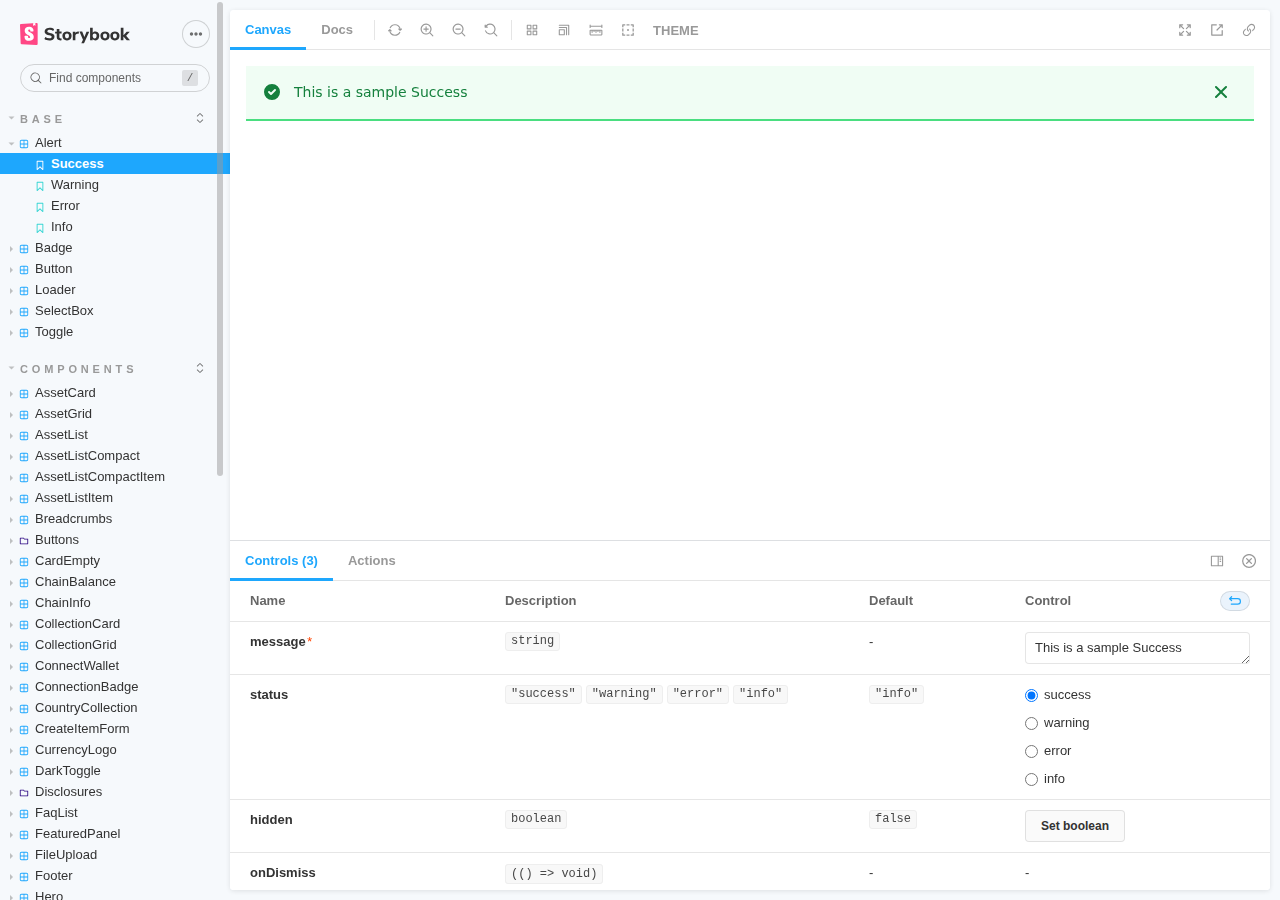
<file: index.html>
<!doctype html><html lang="en"><head><meta charset="utf-8"/><title>Webpack App</title><meta name="viewport" content="width=device-width,initial-scale=1"/><style>html, body {
    overflow: hidden;
    height: 100%;
    width: 100%;
    margin: 0;
    padding: 0;
  }

  * {
    box-sizing: border-box;
  }</style><script>/* globals window */
  /* eslint-disable no-underscore-dangle */
  try {
    if (window.top !== window) {
      window.__REACT_DEVTOOLS_GLOBAL_HOOK__ = window.top.__REACT_DEVTOOLS_GLOBAL_HOOK__;
    }
  } catch (e) {
    // eslint-disable-next-line no-console
    console.warn('unable to connect to top frame for connecting dev tools');
  }

  window.onerror = function onerror(message, source, line, column, err) {
    if (window.CONFIG_TYPE !== 'DEVELOPMENT') return;
    // eslint-disable-next-line no-var, vars-on-top
    var xhr = new window.XMLHttpRequest();
    xhr.open('POST', '/runtime-error');
    xhr.setRequestHeader('Content-Type', 'application/json;charset=UTF-8');
    xhr.send(
      JSON.stringify({
        /* eslint-disable object-shorthand */
        message: message,
        source: source,
        line: line,
        column: column,
        error: err && { message: err.message, name: err.name, stack: err.stack },
        origin: 'manager',
        /* eslint-enable object-shorthand */
      })
    );
  };</script><style>#root[hidden],
      #docs-root[hidden] {
        display: none !important;
      }</style></head><body><div id="root"></div><div id="docs-root"></div><script>window['CONFIG_TYPE'] = "PRODUCTION";
          
      
          
            window['LOGLEVEL'] = "info";
          
      
          
            window['FEATURES'] = {"postcss":true,"emotionAlias":false,"warnOnLegacyHierarchySeparator":true,"buildStoriesJson":false,"storyStoreV7":false,"modernInlineRender":false,"breakingChangesV7":false,"interactionsDebugger":false,"babelModeV7":false,"argTypeTargetsV7":false,"previewMdx2":false};
          
      
          
      
          
      
          
            window['DOCS_MODE'] = false;</script><script src="runtime~main.56c65bc37328f59e18da.manager.bundle.js"></script><script src="474.1a2ccbc2bc310823d9f4.manager.bundle.js"></script><script src="main.1af9c44f321126484565.manager.bundle.js"></script></body></html>
</file>
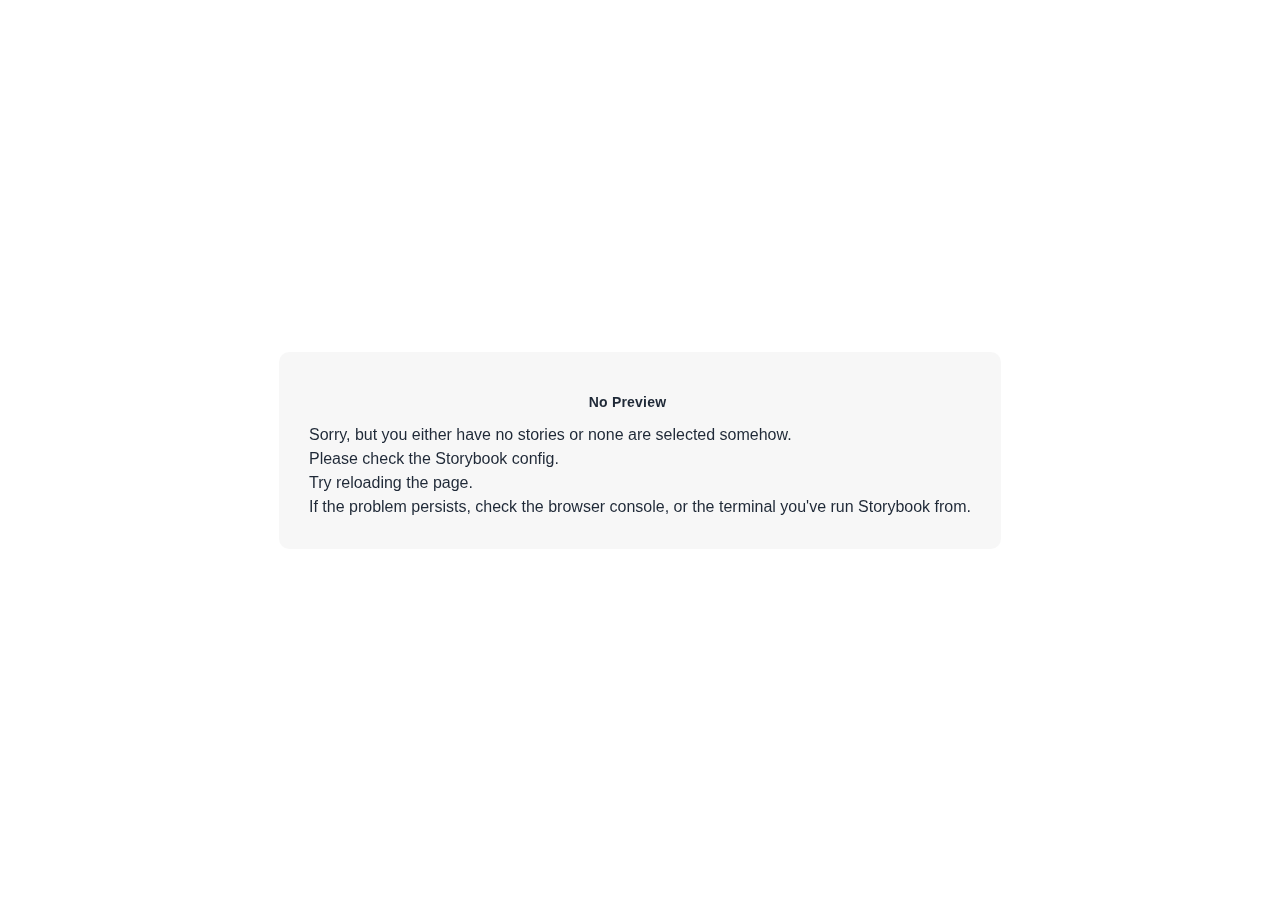
<file: iframe.html>
<!doctype html><html lang="en"><head><meta charset="utf-8"><title>Webpack App</title><meta name="viewport" content="width=device-width,initial-scale=1"><base target="_parent"><style>/* While we aren't showing the main block yet, but still preparing, we want everything the user
     has rendered, which may or may not be in #root, to be display none */
  .sb-show-preparing-story:not(.sb-show-main) > :not(.sb-preparing-story) {
    display: none;
  }

  .sb-show-preparing-docs:not(.sb-show-main) > :not(.sb-preparing-docs) {
    display: none;
  }

  /* Hide our own blocks when we aren't supposed to be showing them */
  :not(.sb-show-preparing-story) > .sb-preparing-story,
  :not(.sb-show-preparing-docs) > .sb-preparing-docs,
  :not(.sb-show-nopreview) > .sb-nopreview,
  :not(.sb-show-errordisplay) > .sb-errordisplay {
    display: none;
  }

  .sb-show-main.sb-main-centered {
    margin: 0;
    display: flex;
    align-items: center;
    min-height: 100vh;
  }

  .sb-show-main.sb-main-centered #root {
    box-sizing: border-box;
    margin: auto;
    padding: 1rem;
    max-height: 100%; /* Hack for centering correctly in IE11 */
  }

  /* Vertical centering fix for IE11 */
  @media screen and (-ms-high-contrast: none), (-ms-high-contrast: active) {
    .sb-show-main.sb-main-centered:after {
      content: '';
      min-height: inherit;
      font-size: 0;
    }
  }

  .sb-show-main.sb-main-fullscreen {
    margin: 0;
    padding: 0;
    display: block;
  }

  .sb-show-main.sb-main-padded {
    margin: 0;
    padding: 1rem;
    display: block;
    box-sizing: border-box;
  }

  .sb-wrapper {
    position: fixed;
    top: 0;
    bottom: 0;
    left: 0;
    right: 0;
    padding: 20px;
    font-family: 'Nunito Sans', -apple-system, '.SFNSText-Regular', 'San Francisco',
      BlinkMacSystemFont, 'Segoe UI', 'Helvetica Neue', Helvetica, Arial, sans-serif;
    -webkit-font-smoothing: antialiased;
    overflow: auto;
  }

  .sb-heading {
    font-size: 14px;
    font-weight: 600;
    letter-spacing: 0.2px;
    margin: 10px 0;
    padding-right: 25px;
  }

  .sb-nopreview {
    display: flex;
    align-content: center;
    justify-content: center;
  }

  .sb-nopreview_main {
    margin: auto;
    padding: 30px;
    border-radius: 10px;
    background: rgba(0, 0, 0, 0.03);
  }

  .sb-nopreview_heading {
    text-align: center;
  }

  .sb-errordisplay {
    border: 20px solid rgb(187, 49, 49);
    background: #222;
    color: #fff;
    z-index: 999999;
  }

  .sb-errordisplay_code {
    padding: 10px;
    background: #000;
    color: #eee;
    font-family: 'Operator Mono', 'Fira Code Retina', 'Fira Code', 'FiraCode-Retina', 'Andale Mono',
      'Lucida Console', Consolas, Monaco, monospace;
  }

  .sb-errordisplay pre {
    white-space: pre-wrap;
  }

  @-webkit-keyframes sb-rotate360 {
    from {
      transform: rotate(0deg);
    }
    to {
      transform: rotate(360deg);
    }
  }
  @keyframes sb-rotate360 {
    from {
      transform: rotate(0deg);
    }
    to {
      transform: rotate(360deg);
    }
  }
  @-webkit-keyframes sb-glow {
    0%,
    100% {
      opacity: 1;
    }
    50% {
      opacity: 0.4;
    }
  }
  @keyframes sb-glow {
    0%,
    100% {
      opacity: 1;
    }
    50% {
      opacity: 0.4;
    }
  }

  /* We display the preparing loaders *over* the rendering story */
  .sb-preparing-story,
  .sb-preparing-docs {
    background-color: white;
    /* Maximum possible z-index. It would be better to use stacking contexts to ensure it's always
    on top, but this isn't possible as it would require making CSS changes that could affect user code */
    z-index: 2147483647;
  }

  .sb-loader {
    -webkit-animation: sb-rotate360 0.7s linear infinite;
    animation: sb-rotate360 0.7s linear infinite;
    border-color: rgba(97, 97, 97, 0.29);
    border-radius: 50%;
    border-style: solid;
    border-top-color: #646464;
    border-width: 2px;
    display: inline-block;
    height: 32px;
    left: 50%;
    margin-left: -16px;
    margin-top: -16px;
    mix-blend-mode: difference;
    overflow: hidden;
    position: absolute;
    top: 50%;
    transition: all 200ms ease-out;
    vertical-align: top;
    width: 32px;
    z-index: 4;
  }

  .sb-previewBlock {
    background: #fff;
    border: 1px solid rgba(0, 0, 0, 0.1);
    border-radius: 4px;
    box-shadow: rgba(0, 0, 0, 0.1) 0 1px 3px 0;
    margin: 25px auto 40px;
    max-width: 600px;
  }

  .sb-previewBlock_header {
    align-items: center;
    box-shadow: rgba(0, 0, 0, 0.1) 0 -1px 0 0 inset;
    display: flex;
    gap: 14px;
    height: 40px;
    padding: 0 12px;
  }

  .sb-previewBlock_icon {
    -webkit-animation: sb-glow 1.5s ease-in-out infinite;
    animation: sb-glow 1.5s ease-in-out infinite;
    background: #e6e6e6;
    height: 14px;
    width: 14px;
  }
  .sb-previewBlock_icon:last-child {
    margin-left: auto;
  }

  .sb-previewBlock_body {
    -webkit-animation: sb-glow 1.5s ease-in-out infinite;
    animation: sb-glow 1.5s ease-in-out infinite;
    height: 182px;
    position: relative;
  }

  .sb-argstableBlock {
    border-collapse: collapse;
    border-spacing: 0;
    font-size: 13px;
    line-height: 20px;
    margin: 25px auto 40px;
    max-width: 600px;
    text-align: left;
    width: 100%;
  }
  .sb-argstableBlock th:first-of-type,
  .sb-argstableBlock td:first-of-type {
    padding-left: 20px;
  }
  .sb-argstableBlock th:nth-of-type(2),
  .sb-argstableBlock td:nth-of-type(2) {
    width: 35%;
  }
  .sb-argstableBlock th:nth-of-type(3),
  .sb-argstableBlock td:nth-of-type(3) {
    width: 15%;
  }
  .sb-argstableBlock th:laste-of-type,
  .sb-argstableBlock td:laste-of-type {
    width: 25%;
    padding-right: 20px;
  }
  .sb-argstableBlock th span,
  .sb-argstableBlock td span {
    -webkit-animation: sb-glow 1.5s ease-in-out infinite;
    animation: sb-glow 1.5s ease-in-out infinite;
    background-color: rgba(0, 0, 0, 0.1);
    border-radius: 0;
    box-shadow: none;
    color: transparent;
  }
  .sb-argstableBlock th {
    padding: 10px 15px;
  }

  .sb-argstableBlock-body {
    border-radius: 4px;
    box-shadow: rgba(0, 0, 0, 0.1) 0 1px 3px 1px, rgba(0, 0, 0, 0.065) 0 0 0 1px;
  }
  .sb-argstableBlock-body tr {
    background: transparent;
    overflow: hidden;
  }
  .sb-argstableBlock-body tr:not(:first-child) {
    border-top: 1px solid #e6e6e6;
  }
  .sb-argstableBlock-body tr:first-child td:first-child {
    border-top-left-radius: 4px;
  }
  .sb-argstableBlock-body tr:first-child td:last-child {
    border-top-right-radius: 4px;
  }
  .sb-argstableBlock-body tr:last-child td:first-child {
    border-bottom-left-radius: 4px;
  }
  .sb-argstableBlock-body tr:last-child td:last-child {
    border-bottom-right-radius: 4px;
  }
  .sb-argstableBlock-body td {
    background: #fff;
    padding-bottom: 10px;
    padding-top: 10px;
    vertical-align: top;
  }
  .sb-argstableBlock-body td:not(:first-of-type) {
    padding-left: 15px;
    padding-right: 15px;
  }
  .sb-argstableBlock-body button {
    -webkit-animation: sb-glow 1.5s ease-in-out infinite;
    animation: sb-glow 1.5s ease-in-out infinite;
    background-color: rgba(0, 0, 0, 0.1);
    border: 0;
    border-radius: 0;
    box-shadow: none;
    color: transparent;
    display: inline;
    font-size: 12px;
    line-height: 1;
    padding: 10px 16px;
  }

  .sb-argstableBlock-summary {
    margin-top: 4px;
  }

  .sb-argstableBlock-code {
    margin-right: 4px;
    margin-bottom: 4px;
    padding: 2px 5px;
  }</style><script>/* globals window */
  /* eslint-disable no-underscore-dangle */
  try {
    if (window.top !== window) {
      window.__REACT_DEVTOOLS_GLOBAL_HOOK__ = window.top.__REACT_DEVTOOLS_GLOBAL_HOOK__;
      window.__VUE_DEVTOOLS_GLOBAL_HOOK__ = window.top.__VUE_DEVTOOLS_GLOBAL_HOOK__;
      window.top.__VUE_DEVTOOLS_CONTEXT__ = window.document;
    }
  } catch (e) {
    // eslint-disable-next-line no-console
    console.warn('unable to connect to top frame for connecting dev tools');
  }

  window.onerror = function onerror(message, source, line, column, err) {
    if (window.CONFIG_TYPE !== 'DEVELOPMENT') return;
    // eslint-disable-next-line no-var, vars-on-top
    var xhr = new window.XMLHttpRequest();
    xhr.open('POST', '/runtime-error');
    xhr.setRequestHeader('Content-Type', 'application/json;charset=UTF-8');
    xhr.send(
      JSON.stringify({
        /* eslint-disable object-shorthand */
        message: message,
        source: source,
        line: line,
        column: column,
        error: err && { message: err.message, name: err.name, stack: err.stack },
        origin: 'preview',
        /* eslint-enable object-shorthand */
      })
    );
  };</script><link href="static/css/main.62d014cf.css" rel="stylesheet"><style>#root[hidden],
      #docs-root[hidden] {
        display: none !important;
      }</style></head><body><div class="sb-preparing-story sb-wrapper"><div class="sb-loader"></div></div><div class="sb-preparing-docs sb-wrapper"><div class="sb-previewBlock"><div class="sb-previewBlock_header"><div class="sb-previewBlock_icon"></div><div class="sb-previewBlock_icon"></div><div class="sb-previewBlock_icon"></div><div class="sb-previewBlock_icon"></div></div><div class="sb-previewBlock_body"><div class="sb-loader"></div></div></div><table aria-hidden="true" class="sb-argstableBlock"><thead class="sb-argstableBlock-head"><tr><th><span>Name</span></th><th><span>Description</span></th><th><span>Default</span></th><th><span>Control</span></th></tr></thead><tbody class="sb-argstableBlock-body"><tr><td><span>propertyName</span><span title="Required">*</span></td><td><div><span>This is a short description</span></div><div class="sb-argstableBlock-summary"><div><span class="sb-argstableBlock-code">summary</span></div></div></td><td><div><span class="sb-argstableBlock-code">defaultValue</span></div></td><td><button>Set string</button></td></tr><tr><td><span>propertyName</span><span>*</span></td><td><div><span>This is a short description</span></div><div class="sb-argstableBlock-summary"><div><span class="sb-argstableBlock-code">summary</span></div></div></td><td><div><span class="sb-argstableBlock-code">defaultValue</span></div></td><td><button>Set string</button></td></tr><tr><td><span>propertyName</span><span>*</span></td><td><div><span>This is a short description</span></div><div class="sb-argstableBlock-summary"><div><span class="sb-argstableBlock-code">summary</span></div></div></td><td><div><span class="sb-argstableBlock-code">defaultValue</span></div></td><td><button>Set string</button></td></tr></tbody></table></div><div class="sb-nopreview sb-wrapper"><div class="sb-nopreview_main"><h1 class="sb-nopreview_heading sb-heading">No Preview</h1><p>Sorry, but you either have no stories or none are selected somehow.</p><ul><li>Please check the Storybook config.</li><li>Try reloading the page.</li></ul><p>If the problem persists, check the browser console, or the terminal you've run Storybook from.</p></div></div><div class="sb-errordisplay sb-wrapper"><pre id="error-message" class="sb-heading"></pre><pre class="sb-errordisplay_code"><code id="error-stack"></code></pre></div><div id="root"></div><div id="docs-root"></div><script>window['CONFIG_TYPE'] = "PRODUCTION";
          
      
          
            window['LOGLEVEL'] = "info";
          
      
          
            window['FRAMEWORK_OPTIONS'] = {};
          
      
          
      
          
            window['FEATURES'] = {"postcss":true,"emotionAlias":false,"warnOnLegacyHierarchySeparator":true,"buildStoriesJson":false,"storyStoreV7":false,"modernInlineRender":false,"breakingChangesV7":false,"interactionsDebugger":false,"babelModeV7":false,"argTypeTargetsV7":false,"previewMdx2":false};
          
      
          
      
          
            window['STORIES'] = [{"titlePrefix":"","directory":"./src","files":"**/*.stories.mdx","importPathMatcher":"^\\.[\\\\/](?:src(?:\\/(?!\\.)(?:(?:(?!(?:^|\\/)\\.).)*?)\\/|\\/|$)(?!\\.)(?=.)[^/]*?\\.stories\\.mdx)$"},{"titlePrefix":"","directory":"./src","files":"**/*.stories.@(js|jsx|ts|tsx)","importPathMatcher":"^\\.[\\\\/](?:src(?:\\/(?!\\.)(?:(?:(?!(?:^|\\/)\\.).)*?)\\/|\\/|$)(?!\\.)(?=.)[^/]*?\\.stories\\.(js|jsx|ts|tsx))$"}];</script><script src="runtime~main.20228e58.iframe.bundle.js"></script><script src="226.89b3d5e5.iframe.bundle.js"></script><script src="main.d6f38155.iframe.bundle.js"></script></body></html>
</file>
<file: static/css/main.62d014cf.css>
/*
! tailwindcss v3.1.4 | MIT License | https://tailwindcss.com
*/

/*
1. Prevent padding and border from affecting element width. (https://github.com/mozdevs/cssremedy/issues/4)
2. Allow adding a border to an element by just adding a border-width. (https://github.com/tailwindcss/tailwindcss/pull/116)
*/

*,
::before,
::after {
  box-sizing: border-box;
  /* 1 */
  border-width: 0;
  /* 2 */
  border-style: solid;
  /* 2 */
  border-color: #e5e7eb;
  /* 2 */
}

::before,
::after {
  --tw-content: '';
}

/*
1. Use a consistent sensible line-height in all browsers.
2. Prevent adjustments of font size after orientation changes in iOS.
3. Use a more readable tab size.
4. Use the user's configured `sans` font-family by default.
*/

html {
  line-height: 1.5;
  /* 1 */
  -webkit-text-size-adjust: 100%;
  /* 2 */
  /* 3 */
  tab-size: 4;
  /* 3 */
  font-family: Inter var, ui-sans-serif, system-ui, -apple-system, BlinkMacSystemFont, "Segoe UI", Roboto, "Helvetica Neue", Arial, "Noto Sans", sans-serif, "Apple Color Emoji", "Segoe UI Emoji", "Segoe UI Symbol", "Noto Color Emoji";
  /* 4 */
}

/*
1. Remove the margin in all browsers.
2. Inherit line-height from `html` so users can set them as a class directly on the `html` element.
*/

body {
  margin: 0;
  /* 1 */
  line-height: inherit;
  /* 2 */
}

/*
1. Add the correct height in Firefox.
2. Correct the inheritance of border color in Firefox. (https://bugzilla.mozilla.org/show_bug.cgi?id=190655)
3. Ensure horizontal rules are visible by default.
*/

hr {
  height: 0;
  /* 1 */
  color: inherit;
  /* 2 */
  border-top-width: 1px;
  /* 3 */
}

/*
Add the correct text decoration in Chrome, Edge, and Safari.
*/

abbr:where([title]) {
  -webkit-text-decoration: underline dotted;
          text-decoration: underline dotted;
}

/*
Remove the default font size and weight for headings.
*/

h1,
h2,
h3,
h4,
h5,
h6 {
  font-size: inherit;
  font-weight: inherit;
}

/*
Reset links to optimize for opt-in styling instead of opt-out.
*/

a {
  color: inherit;
  text-decoration: inherit;
}

/*
Add the correct font weight in Edge and Safari.
*/

b,
strong {
  font-weight: bolder;
}

/*
1. Use the user's configured `mono` font family by default.
2. Correct the odd `em` font sizing in all browsers.
*/

code,
kbd,
samp,
pre {
  font-family: ui-monospace, SFMono-Regular, Menlo, Monaco, Consolas, "Liberation Mono", "Courier New", monospace;
  /* 1 */
  font-size: 1em;
  /* 2 */
}

/*
Add the correct font size in all browsers.
*/

small {
  font-size: 80%;
}

/*
Prevent `sub` and `sup` elements from affecting the line height in all browsers.
*/

sub,
sup {
  font-size: 75%;
  line-height: 0;
  position: relative;
  vertical-align: baseline;
}

sub {
  bottom: -0.25em;
}

sup {
  top: -0.5em;
}

/*
1. Remove text indentation from table contents in Chrome and Safari. (https://bugs.chromium.org/p/chromium/issues/detail?id=999088, https://bugs.webkit.org/show_bug.cgi?id=201297)
2. Correct table border color inheritance in all Chrome and Safari. (https://bugs.chromium.org/p/chromium/issues/detail?id=935729, https://bugs.webkit.org/show_bug.cgi?id=195016)
3. Remove gaps between table borders by default.
*/

table {
  text-indent: 0;
  /* 1 */
  border-color: inherit;
  /* 2 */
  border-collapse: collapse;
  /* 3 */
}

/*
1. Change the font styles in all browsers.
2. Remove the margin in Firefox and Safari.
3. Remove default padding in all browsers.
*/

button,
input,
optgroup,
select,
textarea {
  font-family: inherit;
  /* 1 */
  font-size: 100%;
  /* 1 */
  font-weight: inherit;
  /* 1 */
  line-height: inherit;
  /* 1 */
  color: inherit;
  /* 1 */
  margin: 0;
  /* 2 */
  padding: 0;
  /* 3 */
}

/*
Remove the inheritance of text transform in Edge and Firefox.
*/

button,
select {
  text-transform: none;
}

/*
1. Correct the inability to style clickable types in iOS and Safari.
2. Remove default button styles.
*/

button,
[type='button'],
[type='reset'],
[type='submit'] {
  -webkit-appearance: button;
  /* 1 */
  background-color: transparent;
  /* 2 */
  background-image: none;
  /* 2 */
}

/*
Use the modern Firefox focus style for all focusable elements.
*/

:-moz-focusring {
  outline: auto;
}

/*
Remove the additional `:invalid` styles in Firefox. (https://github.com/mozilla/gecko-dev/blob/2f9eacd9d3d995c937b4251a5557d95d494c9be1/layout/style/res/forms.css#L728-L737)
*/

:-moz-ui-invalid {
  box-shadow: none;
}

/*
Add the correct vertical alignment in Chrome and Firefox.
*/

progress {
  vertical-align: baseline;
}

/*
Correct the cursor style of increment and decrement buttons in Safari.
*/

::-webkit-inner-spin-button,
::-webkit-outer-spin-button {
  height: auto;
}

/*
1. Correct the odd appearance in Chrome and Safari.
2. Correct the outline style in Safari.
*/

[type='search'] {
  -webkit-appearance: textfield;
  /* 1 */
  outline-offset: -2px;
  /* 2 */
}

/*
Remove the inner padding in Chrome and Safari on macOS.
*/

::-webkit-search-decoration {
  -webkit-appearance: none;
}

/*
1. Correct the inability to style clickable types in iOS and Safari.
2. Change font properties to `inherit` in Safari.
*/

::-webkit-file-upload-button {
  -webkit-appearance: button;
  /* 1 */
  font: inherit;
  /* 2 */
}

/*
Add the correct display in Chrome and Safari.
*/

summary {
  display: list-item;
}

/*
Removes the default spacing and border for appropriate elements.
*/

blockquote,
dl,
dd,
h1,
h2,
h3,
h4,
h5,
h6,
hr,
figure,
p,
pre {
  margin: 0;
}

fieldset {
  margin: 0;
  padding: 0;
}

legend {
  padding: 0;
}

ol,
ul,
menu {
  list-style: none;
  margin: 0;
  padding: 0;
}

/*
Prevent resizing textareas horizontally by default.
*/

textarea {
  resize: vertical;
}

/*
1. Reset the default placeholder opacity in Firefox. (https://github.com/tailwindlabs/tailwindcss/issues/3300)
2. Set the default placeholder color to the user's configured gray 400 color.
*/

input::-webkit-input-placeholder, textarea::-webkit-input-placeholder {
  opacity: 1;
  /* 1 */
  color: #9ca3af;
  /* 2 */
}

input::placeholder,
textarea::placeholder {
  opacity: 1;
  /* 1 */
  color: #9ca3af;
  /* 2 */
}

/*
Set the default cursor for buttons.
*/

button,
[role="button"] {
  cursor: pointer;
}

/*
Make sure disabled buttons don't get the pointer cursor.
*/

:disabled {
  cursor: default;
}

/*
1. Make replaced elements `display: block` by default. (https://github.com/mozdevs/cssremedy/issues/14)
2. Add `vertical-align: middle` to align replaced elements more sensibly by default. (https://github.com/jensimmons/cssremedy/issues/14#issuecomment-634934210)
   This can trigger a poorly considered lint error in some tools but is included by design.
*/

img,
svg,
video,
canvas,
audio,
iframe,
embed,
object {
  display: block;
  /* 1 */
  vertical-align: middle;
  /* 2 */
}

/*
Constrain images and videos to the parent width and preserve their intrinsic aspect ratio. (https://github.com/mozdevs/cssremedy/issues/14)
*/

img,
video {
  max-width: 100%;
  height: auto;
}

[type='text'],[type='email'],[type='url'],[type='password'],[type='number'],[type='date'],[type='datetime-local'],[type='month'],[type='search'],[type='tel'],[type='time'],[type='week'],[multiple],textarea,select {
  -webkit-appearance: none;
          appearance: none;
  background-color: #fff;
  border-color: #6b7280;
  border-width: 1px;
  border-radius: 0px;
  padding-top: 0.5rem;
  padding-right: 0.75rem;
  padding-bottom: 0.5rem;
  padding-left: 0.75rem;
  font-size: 1rem;
  line-height: 1.5rem;
  --tw-shadow: 0 0 #0000;
}

[type='text']:focus, [type='email']:focus, [type='url']:focus, [type='password']:focus, [type='number']:focus, [type='date']:focus, [type='datetime-local']:focus, [type='month']:focus, [type='search']:focus, [type='tel']:focus, [type='time']:focus, [type='week']:focus, [multiple]:focus, textarea:focus, select:focus {
  outline: 2px solid transparent;
  outline-offset: 2px;
  --tw-ring-inset: var(--tw-empty,/*!*/ /*!*/);
  --tw-ring-offset-width: 0px;
  --tw-ring-offset-color: #fff;
  --tw-ring-color: #2563eb;
  --tw-ring-offset-shadow: var(--tw-ring-inset) 0 0 0 var(--tw-ring-offset-width) var(--tw-ring-offset-color);
  --tw-ring-shadow: var(--tw-ring-inset) 0 0 0 calc(1px + var(--tw-ring-offset-width)) var(--tw-ring-color);
  box-shadow: var(--tw-ring-offset-shadow), var(--tw-ring-shadow), var(--tw-shadow);
  border-color: #2563eb;
}

input::-webkit-input-placeholder, textarea::-webkit-input-placeholder {
  color: #6b7280;
  opacity: 1;
}

input::placeholder,textarea::placeholder {
  color: #6b7280;
  opacity: 1;
}

::-webkit-datetime-edit-fields-wrapper {
  padding: 0;
}

::-webkit-date-and-time-value {
  min-height: 1.5em;
}

::-webkit-datetime-edit,::-webkit-datetime-edit-year-field,::-webkit-datetime-edit-month-field,::-webkit-datetime-edit-day-field,::-webkit-datetime-edit-hour-field,::-webkit-datetime-edit-minute-field,::-webkit-datetime-edit-second-field,::-webkit-datetime-edit-millisecond-field,::-webkit-datetime-edit-meridiem-field {
  padding-top: 0;
  padding-bottom: 0;
}

select {
  background-image: url("data:image/svg+xml,%3csvg xmlns=%27http://www.w3.org/2000/svg%27 fill=%27none%27 viewBox=%270 0 20 20%27%3e%3cpath stroke=%27%236b7280%27 stroke-linecap=%27round%27 stroke-linejoin=%27round%27 stroke-width=%271.5%27 d=%27M6 8l4 4 4-4%27/%3e%3c/svg%3e");
  background-position: right 0.5rem center;
  background-repeat: no-repeat;
  background-size: 1.5em 1.5em;
  padding-right: 2.5rem;
  -webkit-print-color-adjust: exact;
          print-color-adjust: exact;
}

[multiple] {
  background-image: initial;
  background-position: initial;
  background-repeat: initial;
  background-size: initial;
  padding-right: 0.75rem;
  -webkit-print-color-adjust: unset;
          print-color-adjust: inherit;
}

[type='checkbox'],[type='radio'] {
  -webkit-appearance: none;
          appearance: none;
  padding: 0;
  -webkit-print-color-adjust: exact;
          print-color-adjust: exact;
  display: inline-block;
  vertical-align: middle;
  background-origin: border-box;
  -webkit-user-select: none;
          user-select: none;
  flex-shrink: 0;
  height: 1rem;
  width: 1rem;
  color: #2563eb;
  background-color: #fff;
  border-color: #6b7280;
  border-width: 1px;
  --tw-shadow: 0 0 #0000;
}

[type='checkbox'] {
  border-radius: 0px;
}

[type='radio'] {
  border-radius: 100%;
}

[type='checkbox']:focus,[type='radio']:focus {
  outline: 2px solid transparent;
  outline-offset: 2px;
  --tw-ring-inset: var(--tw-empty,/*!*/ /*!*/);
  --tw-ring-offset-width: 2px;
  --tw-ring-offset-color: #fff;
  --tw-ring-color: #2563eb;
  --tw-ring-offset-shadow: var(--tw-ring-inset) 0 0 0 var(--tw-ring-offset-width) var(--tw-ring-offset-color);
  --tw-ring-shadow: var(--tw-ring-inset) 0 0 0 calc(2px + var(--tw-ring-offset-width)) var(--tw-ring-color);
  box-shadow: var(--tw-ring-offset-shadow), var(--tw-ring-shadow), var(--tw-shadow);
}

[type='checkbox']:checked,[type='radio']:checked {
  border-color: transparent;
  background-color: currentColor;
  background-size: 100% 100%;
  background-position: center;
  background-repeat: no-repeat;
}

[type='checkbox']:checked {
  background-image: url("data:image/svg+xml,%3csvg viewBox=%270 0 16 16%27 fill=%27white%27 xmlns=%27http://www.w3.org/2000/svg%27%3e%3cpath d=%27M12.207 4.793a1 1 0 010 1.414l-5 5a1 1 0 01-1.414 0l-2-2a1 1 0 011.414-1.414L6.5 9.086l4.293-4.293a1 1 0 011.414 0z%27/%3e%3c/svg%3e");
}

[type='radio']:checked {
  background-image: url("data:image/svg+xml,%3csvg viewBox=%270 0 16 16%27 fill=%27white%27 xmlns=%27http://www.w3.org/2000/svg%27%3e%3ccircle cx=%278%27 cy=%278%27 r=%273%27/%3e%3c/svg%3e");
}

[type='checkbox']:checked:hover,[type='checkbox']:checked:focus,[type='radio']:checked:hover,[type='radio']:checked:focus {
  border-color: transparent;
  background-color: currentColor;
}

[type='checkbox']:indeterminate {
  background-image: url("data:image/svg+xml,%3csvg xmlns=%27http://www.w3.org/2000/svg%27 fill=%27none%27 viewBox=%270 0 16 16%27%3e%3cpath stroke=%27white%27 stroke-linecap=%27round%27 stroke-linejoin=%27round%27 stroke-width=%272%27 d=%27M4 8h8%27/%3e%3c/svg%3e");
  border-color: transparent;
  background-color: currentColor;
  background-size: 100% 100%;
  background-position: center;
  background-repeat: no-repeat;
}

[type='checkbox']:indeterminate:hover,[type='checkbox']:indeterminate:focus {
  border-color: transparent;
  background-color: currentColor;
}

[type='file'] {
  background: initial;
  border-color: inherit;
  border-width: 0;
  border-radius: 0;
  padding: 0;
  font-size: inherit;
  line-height: inherit;
}

[type='file']:focus {
  outline: 1px solid ButtonText;
  outline: 1px auto -webkit-focus-ring-color;
}

:root,
[data-theme] {
  background-color: hsla(0 0% 100% / 1);
  background-color: hsla(var(--b1) / var(--tw-bg-opacity, 1));
  color: hsla(215 28% 17% / 1);
  color: hsla(var(--bc) / var(--tw-text-opacity, 1));
}

html {
  -webkit-tap-highlight-color: transparent;
}

:root {
  --p: 259 94% 51%;
  --pf: 259 94% 41%;
  --sf: 314 100% 38%;
  --af: 174 60% 41%;
  --nf: 219 14% 22%;
  --in: 198 93% 60%;
  --su: 158 64% 52%;
  --wa: 43 96% 56%;
  --er: 0 91% 71%;
  --inc: 198 100% 12%;
  --suc: 158 100% 10%;
  --wac: 43 100% 11%;
  --erc: 0 100% 14%;
  --rounded-box: 1rem;
  --rounded-btn: 0.5rem;
  --rounded-badge: 1.9rem;
  --animation-btn: 0.25s;
  --animation-input: .2s;
  --btn-text-case: uppercase;
  --btn-focus-scale: 0.95;
  --border-btn: 1px;
  --tab-border: 1px;
  --tab-radius: 0.5rem;
  --pc: 0 0% 100%;
  --s: 314 100% 47%;
  --sc: 0 0% 100%;
  --a: 174 60% 51%;
  --ac: 175 44% 15%;
  --n: 219 14% 28%;
  --nc: 0 0% 100%;
  --b1: 0 0% 100%;
  --b2: 0 0% 95%;
  --b3: 180 2% 90%;
  --bc: 215 28% 17%;
}

@media (prefers-color-scheme: dark) {
  :root {
    --p: 262 80% 50%;
    --pf: 262 80% 40%;
    --sf: 316 70% 40%;
    --af: 175 70% 33%;
    --in: 198 93% 60%;
    --su: 158 64% 52%;
    --wa: 43 96% 56%;
    --er: 0 91% 71%;
    --inc: 198 100% 12%;
    --suc: 158 100% 10%;
    --wac: 43 100% 11%;
    --erc: 0 100% 14%;
    --rounded-box: 1rem;
    --rounded-btn: 0.5rem;
    --rounded-badge: 1.9rem;
    --animation-btn: 0.25s;
    --animation-input: .2s;
    --btn-text-case: uppercase;
    --btn-focus-scale: 0.95;
    --border-btn: 1px;
    --tab-border: 1px;
    --tab-radius: 0.5rem;
    --pc: 0 0% 100%;
    --s: 316 70% 50%;
    --sc: 0 0% 100%;
    --a: 175 70% 41%;
    --ac: 0 0% 100%;
    --n: 218 18% 12%;
    --nf: 223 17% 8%;
    --nc: 220 13% 69%;
    --b1: 220 18% 20%;
    --b2: 220 17% 17%;
    --b3: 219 18% 15%;
    --bc: 220 13% 69%;
  }
}

[data-theme=light] {
  --p: 259 94% 51%;
  --pf: 259 94% 41%;
  --sf: 314 100% 38%;
  --af: 174 60% 41%;
  --nf: 219 14% 22%;
  --in: 198 93% 60%;
  --su: 158 64% 52%;
  --wa: 43 96% 56%;
  --er: 0 91% 71%;
  --inc: 198 100% 12%;
  --suc: 158 100% 10%;
  --wac: 43 100% 11%;
  --erc: 0 100% 14%;
  --rounded-box: 1rem;
  --rounded-btn: 0.5rem;
  --rounded-badge: 1.9rem;
  --animation-btn: 0.25s;
  --animation-input: .2s;
  --btn-text-case: uppercase;
  --btn-focus-scale: 0.95;
  --border-btn: 1px;
  --tab-border: 1px;
  --tab-radius: 0.5rem;
  --pc: 0 0% 100%;
  --s: 314 100% 47%;
  --sc: 0 0% 100%;
  --a: 174 60% 51%;
  --ac: 175 44% 15%;
  --n: 219 14% 28%;
  --nc: 0 0% 100%;
  --b1: 0 0% 100%;
  --b2: 0 0% 95%;
  --b3: 180 2% 90%;
  --bc: 215 28% 17%;
}

[data-theme=dark] {
  --p: 262 80% 50%;
  --pf: 262 80% 40%;
  --sf: 316 70% 40%;
  --af: 175 70% 33%;
  --in: 198 93% 60%;
  --su: 158 64% 52%;
  --wa: 43 96% 56%;
  --er: 0 91% 71%;
  --inc: 198 100% 12%;
  --suc: 158 100% 10%;
  --wac: 43 100% 11%;
  --erc: 0 100% 14%;
  --rounded-box: 1rem;
  --rounded-btn: 0.5rem;
  --rounded-badge: 1.9rem;
  --animation-btn: 0.25s;
  --animation-input: .2s;
  --btn-text-case: uppercase;
  --btn-focus-scale: 0.95;
  --border-btn: 1px;
  --tab-border: 1px;
  --tab-radius: 0.5rem;
  --pc: 0 0% 100%;
  --s: 316 70% 50%;
  --sc: 0 0% 100%;
  --a: 175 70% 41%;
  --ac: 0 0% 100%;
  --n: 218 18% 12%;
  --nf: 223 17% 8%;
  --nc: 220 13% 69%;
  --b1: 220 18% 20%;
  --b2: 220 17% 17%;
  --b3: 219 18% 15%;
  --bc: 220 13% 69%;
}

[data-theme=cupcake] {
  --p: 183 47% 59%;
  --pf: 183 47% 47%;
  --sf: 338 71% 62%;
  --af: 39 84% 46%;
  --nf: 280 46% 11%;
  --in: 198 93% 60%;
  --su: 158 64% 52%;
  --wa: 43 96% 56%;
  --er: 0 91% 71%;
  --pc: 183 100% 12%;
  --sc: 338 100% 16%;
  --ac: 39 100% 12%;
  --nc: 280 83% 83%;
  --inc: 198 100% 12%;
  --suc: 158 100% 10%;
  --wac: 43 100% 11%;
  --erc: 0 100% 14%;
  --rounded-box: 1rem;
  --rounded-badge: 1.9rem;
  --animation-btn: 0.25s;
  --animation-input: .2s;
  --btn-text-case: uppercase;
  --btn-focus-scale: 0.95;
  --border-btn: 1px;
  --s: 338 71% 78%;
  --a: 39 84% 58%;
  --n: 280 46% 14%;
  --b1: 24 33% 97%;
  --b2: 27 22% 92%;
  --b3: 22 14% 89%;
  --bc: 280 46% 14%;
  --rounded-btn: 1.9rem;
  --tab-border: 2px;
  --tab-radius: .5rem;
}

[data-theme=bumblebee] {
  --p: 41 74% 53%;
  --pf: 41 74% 42%;
  --sf: 50 94% 46%;
  --af: 240 33% 11%;
  --nf: 240 33% 11%;
  --b2: 0 0% 90%;
  --b3: 0 0% 81%;
  --in: 198 93% 60%;
  --su: 158 64% 52%;
  --wa: 43 96% 56%;
  --er: 0 91% 71%;
  --bc: 0 0% 20%;
  --ac: 240 60% 83%;
  --nc: 240 60% 83%;
  --inc: 198 100% 12%;
  --suc: 158 100% 10%;
  --wac: 43 100% 11%;
  --erc: 0 100% 14%;
  --rounded-box: 1rem;
  --rounded-btn: 0.5rem;
  --rounded-badge: 1.9rem;
  --animation-btn: 0.25s;
  --animation-input: .2s;
  --btn-text-case: uppercase;
  --btn-focus-scale: 0.95;
  --border-btn: 1px;
  --tab-border: 1px;
  --tab-radius: 0.5rem;
  --pc: 240 33% 14%;
  --s: 50 94% 58%;
  --sc: 240 33% 14%;
  --a: 240 33% 14%;
  --n: 240 33% 14%;
  --b1: 0 0% 100%;
}

[data-theme=emerald] {
  --p: 141 50% 60%;
  --pf: 141 50% 48%;
  --sf: 219 96% 48%;
  --af: 10 81% 45%;
  --nf: 219 20% 20%;
  --b2: 0 0% 90%;
  --b3: 0 0% 81%;
  --in: 198 93% 60%;
  --su: 158 64% 52%;
  --wa: 43 96% 56%;
  --er: 0 91% 71%;
  --inc: 198 100% 12%;
  --suc: 158 100% 10%;
  --wac: 43 100% 11%;
  --erc: 0 100% 14%;
  --rounded-box: 1rem;
  --rounded-btn: 0.5rem;
  --rounded-badge: 1.9rem;
  --btn-text-case: uppercase;
  --border-btn: 1px;
  --tab-border: 1px;
  --tab-radius: 0.5rem;
  --pc: 151 28% 19%;
  --s: 219 96% 60%;
  --sc: 210 20% 98%;
  --a: 10 81% 56%;
  --ac: 210 20% 98%;
  --n: 219 20% 25%;
  --nc: 210 20% 98%;
  --b1: 0 0% 100%;
  --bc: 219 20% 25%;
  --animation-btn: 0;
  --animation-input: 0;
  --btn-focus-scale: 1;
}

[data-theme=corporate] {
  --p: 229 96% 64%;
  --pf: 229 96% 51%;
  --sf: 215 26% 47%;
  --af: 154 49% 48%;
  --nf: 233 27% 10%;
  --b2: 0 0% 90%;
  --b3: 0 0% 81%;
  --in: 198 93% 60%;
  --su: 158 64% 52%;
  --wa: 43 96% 56%;
  --er: 0 91% 71%;
  --pc: 229 100% 93%;
  --sc: 215 100% 12%;
  --ac: 154 100% 12%;
  --inc: 198 100% 12%;
  --suc: 158 100% 10%;
  --wac: 43 100% 11%;
  --erc: 0 100% 14%;
  --btn-text-case: uppercase;
  --border-btn: 1px;
  --tab-border: 1px;
  --tab-radius: 0.5rem;
  --s: 215 26% 59%;
  --a: 154 49% 60%;
  --n: 233 27% 13%;
  --nc: 210 38% 95%;
  --b1: 0 0% 100%;
  --bc: 233 27% 13%;
  --rounded-box: 0.25rem;
  --rounded-btn: .125rem;
  --rounded-badge: .125rem;
  --animation-btn: 0;
  --animation-input: 0;
  --btn-focus-scale: 1;
}

[data-theme=synthwave] {
  --p: 321 70% 69%;
  --pf: 321 70% 55%;
  --sf: 197 87% 52%;
  --af: 48 89% 46%;
  --nf: 253 61% 15%;
  --b2: 254 59% 23%;
  --b3: 254 59% 21%;
  --pc: 321 100% 14%;
  --sc: 197 100% 13%;
  --ac: 48 100% 11%;
  --rounded-box: 1rem;
  --rounded-btn: 0.5rem;
  --rounded-badge: 1.9rem;
  --animation-btn: 0.25s;
  --animation-input: .2s;
  --btn-text-case: uppercase;
  --btn-focus-scale: 0.95;
  --border-btn: 1px;
  --tab-border: 1px;
  --tab-radius: 0.5rem;
  --s: 197 87% 65%;
  --a: 48 89% 57%;
  --n: 253 61% 19%;
  --nc: 260 60% 98%;
  --b1: 254 59% 26%;
  --bc: 260 60% 98%;
  --in: 199 87% 64%;
  --inc: 257 63% 17%;
  --su: 168 74% 68%;
  --suc: 257 63% 17%;
  --wa: 48 89% 57%;
  --wac: 257 63% 17%;
  --er: 352 74% 57%;
  --erc: 260 60% 98%;
}

[data-theme=retro] {
  --p: 3 74% 76%;
  --pf: 3 74% 61%;
  --sf: 145 27% 58%;
  --af: 49 67% 61%;
  --nf: 42 17% 34%;
  --inc: 221 100% 91%;
  --suc: 142 100% 87%;
  --wac: 32 100% 9%;
  --erc: 0 100% 90%;
  --animation-btn: 0.25s;
  --animation-input: .2s;
  --btn-text-case: uppercase;
  --btn-focus-scale: 0.95;
  --border-btn: 1px;
  --tab-border: 1px;
  --tab-radius: 0.5rem;
  --pc: 345 5% 15%;
  --s: 145 27% 72%;
  --sc: 345 5% 15%;
  --a: 49 67% 76%;
  --ac: 345 5% 15%;
  --n: 42 17% 42%;
  --nc: 45 47% 80%;
  --b1: 45 47% 80%;
  --b2: 45 37% 72%;
  --b3: 42 36% 65%;
  --bc: 345 5% 15%;
  --in: 221 83% 53%;
  --su: 142 76% 36%;
  --wa: 32 95% 44%;
  --er: 0 72% 51%;
  --rounded-box: 0.4rem;
  --rounded-btn: 0.4rem;
  --rounded-badge: 0.4rem;
}

[data-theme=cyberpunk] {
  font-family: ui-monospace,SFMono-Regular,Menlo,Monaco,Consolas,Liberation Mono,Courier New,monospace;
  --pf: 345 100% 58%;
  --sf: 195 80% 56%;
  --af: 276 74% 57%;
  --nf: 57 100% 10%;
  --b2: 56 100% 45%;
  --b3: 56 100% 41%;
  --in: 198 93% 60%;
  --su: 158 64% 52%;
  --wa: 43 96% 56%;
  --er: 0 91% 71%;
  --bc: 56 100% 10%;
  --pc: 345 100% 15%;
  --sc: 195 100% 14%;
  --ac: 276 100% 14%;
  --inc: 198 100% 12%;
  --suc: 158 100% 10%;
  --wac: 43 100% 11%;
  --erc: 0 100% 14%;
  --animation-btn: 0.25s;
  --animation-input: .2s;
  --btn-text-case: uppercase;
  --btn-focus-scale: 0.95;
  --border-btn: 1px;
  --tab-border: 1px;
  --p: 345 100% 73%;
  --s: 195 80% 70%;
  --a: 276 74% 71%;
  --n: 57 100% 13%;
  --nc: 56 100% 50%;
  --b1: 56 100% 50%;
  --rounded-box: 0;
  --rounded-btn: 0;
  --rounded-badge: 0;
  --tab-radius: 0;
}

[data-theme=valentine] {
  --p: 353 74% 67%;
  --pf: 353 74% 54%;
  --sf: 254 86% 61%;
  --af: 181 56% 56%;
  --nf: 336 43% 38%;
  --b2: 318 46% 80%;
  --b3: 318 46% 72%;
  --pc: 353 100% 13%;
  --sc: 254 100% 15%;
  --ac: 181 100% 14%;
  --inc: 221 100% 91%;
  --suc: 142 100% 87%;
  --wac: 32 100% 9%;
  --erc: 0 100% 90%;
  --rounded-box: 1rem;
  --rounded-badge: 1.9rem;
  --animation-btn: 0.25s;
  --animation-input: .2s;
  --btn-text-case: uppercase;
  --btn-focus-scale: 0.95;
  --border-btn: 1px;
  --tab-border: 1px;
  --tab-radius: 0.5rem;
  --s: 254 86% 77%;
  --a: 181 56% 70%;
  --n: 336 43% 48%;
  --nc: 318 46% 89%;
  --b1: 318 46% 89%;
  --bc: 344 38% 28%;
  --in: 221 83% 53%;
  --su: 142 76% 36%;
  --wa: 32 95% 44%;
  --er: 0 72% 51%;
  --rounded-btn: 1.9rem;
}

[data-theme=halloween] {
  --p: 32 89% 52%;
  --pf: 32 89% 42%;
  --sf: 271 46% 34%;
  --af: 91 100% 26%;
  --nf: 180 4% 9%;
  --b2: 0 0% 12%;
  --b3: 0 0% 10%;
  --bc: 0 0% 83%;
  --sc: 271 100% 88%;
  --ac: 91 100% 7%;
  --nc: 180 5% 82%;
  --inc: 221 100% 91%;
  --suc: 142 100% 87%;
  --wac: 32 100% 9%;
  --erc: 0 100% 90%;
  --rounded-box: 1rem;
  --rounded-btn: 0.5rem;
  --rounded-badge: 1.9rem;
  --animation-btn: 0.25s;
  --animation-input: .2s;
  --btn-text-case: uppercase;
  --btn-focus-scale: 0.95;
  --border-btn: 1px;
  --tab-border: 1px;
  --tab-radius: 0.5rem;
  --pc: 180 7% 8%;
  --s: 271 46% 42%;
  --a: 91 100% 33%;
  --n: 180 4% 11%;
  --b1: 0 0% 13%;
  --in: 221 83% 53%;
  --su: 142 76% 36%;
  --wa: 32 95% 44%;
  --er: 0 72% 51%;
}

[data-theme=garden] {
  --p: 139 16% 43%;
  --pf: 139 16% 34%;
  --sf: 97 37% 75%;
  --af: 0 68% 75%;
  --nf: 0 4% 28%;
  --b2: 0 4% 82%;
  --b3: 0 4% 74%;
  --in: 198 93% 60%;
  --su: 158 64% 52%;
  --wa: 43 96% 56%;
  --er: 0 91% 71%;
  --pc: 139 100% 89%;
  --inc: 198 100% 12%;
  --suc: 158 100% 10%;
  --wac: 43 100% 11%;
  --erc: 0 100% 14%;
  --rounded-box: 1rem;
  --rounded-btn: 0.5rem;
  --rounded-badge: 1.9rem;
  --animation-btn: 0.25s;
  --animation-input: .2s;
  --btn-text-case: uppercase;
  --btn-focus-scale: 0.95;
  --border-btn: 1px;
  --tab-border: 1px;
  --tab-radius: 0.5rem;
  --s: 97 37% 93%;
  --sc: 96 32% 15%;
  --a: 0 68% 94%;
  --ac: 0 22% 16%;
  --n: 0 4% 35%;
  --nc: 0 4% 91%;
  --b1: 0 4% 91%;
  --bc: 0 3% 6%;
}

[data-theme=forest] {
  --p: 141 72% 42%;
  --pf: 141 72% 34%;
  --sf: 141 75% 38%;
  --af: 35 69% 42%;
  --nf: 0 10% 5%;
  --b2: 0 12% 7%;
  --b3: 0 12% 7%;
  --in: 198 93% 60%;
  --su: 158 64% 52%;
  --wa: 43 96% 56%;
  --er: 0 91% 71%;
  --bc: 0 12% 82%;
  --pc: 141 100% 8%;
  --sc: 141 100% 10%;
  --ac: 35 100% 10%;
  --nc: 0 7% 81%;
  --inc: 198 100% 12%;
  --suc: 158 100% 10%;
  --wac: 43 100% 11%;
  --erc: 0 100% 14%;
  --rounded-box: 1rem;
  --rounded-badge: 1.9rem;
  --animation-btn: 0.25s;
  --animation-input: .2s;
  --btn-text-case: uppercase;
  --btn-focus-scale: 0.95;
  --border-btn: 1px;
  --tab-border: 1px;
  --tab-radius: 0.5rem;
  --s: 141 75% 48%;
  --a: 35 69% 52%;
  --n: 0 10% 6%;
  --b1: 0 12% 8%;
  --rounded-btn: 1.9rem;
}

[data-theme=aqua] {
  --p: 182 93% 49%;
  --pf: 182 93% 40%;
  --sf: 274 31% 45%;
  --af: 47 100% 64%;
  --nf: 205 54% 40%;
  --b2: 219 53% 39%;
  --b3: 219 53% 35%;
  --bc: 219 100% 89%;
  --sc: 274 100% 91%;
  --ac: 47 100% 16%;
  --nc: 205 100% 90%;
  --inc: 221 100% 91%;
  --suc: 142 100% 87%;
  --wac: 32 100% 9%;
  --erc: 0 100% 90%;
  --rounded-box: 1rem;
  --rounded-btn: 0.5rem;
  --rounded-badge: 1.9rem;
  --animation-btn: 0.25s;
  --animation-input: .2s;
  --btn-text-case: uppercase;
  --btn-focus-scale: 0.95;
  --border-btn: 1px;
  --tab-border: 1px;
  --tab-radius: 0.5rem;
  --pc: 181 100% 17%;
  --s: 274 31% 57%;
  --a: 47 100% 80%;
  --n: 205 54% 50%;
  --b1: 219 53% 43%;
  --in: 221 83% 53%;
  --su: 142 76% 36%;
  --wa: 32 95% 44%;
  --er: 0 72% 51%;
}

[data-theme=lofi] {
  --p: 0 0% 5%;
  --pf: 0 0% 4%;
  --sf: 0 2% 8%;
  --af: 0 0% 12%;
  --nf: 0 0% 0%;
  --btn-text-case: uppercase;
  --border-btn: 1px;
  --tab-border: 1px;
  --pc: 0 0% 100%;
  --s: 0 2% 10%;
  --sc: 0 0% 100%;
  --a: 0 0% 15%;
  --ac: 0 0% 100%;
  --n: 0 0% 0%;
  --nc: 0 0% 100%;
  --b1: 0 0% 100%;
  --b2: 0 0% 95%;
  --b3: 0 2% 90%;
  --bc: 0 0% 0%;
  --in: 212 100% 48%;
  --inc: 0 0% 100%;
  --su: 137 72% 46%;
  --suc: 0 0% 100%;
  --wa: 5 100% 66%;
  --wac: 0 0% 100%;
  --er: 325 78% 49%;
  --erc: 0 0% 100%;
  --rounded-box: 0.25rem;
  --rounded-btn: 0.125rem;
  --rounded-badge: 0.125rem;
  --animation-btn: 0;
  --animation-input: 0;
  --btn-focus-scale: 1;
  --tab-radius: 0;
}

[data-theme=pastel] {
  --p: 284 22% 80%;
  --pf: 284 22% 64%;
  --sf: 352 70% 70%;
  --af: 158 55% 65%;
  --nf: 199 44% 49%;
  --in: 198 93% 60%;
  --su: 158 64% 52%;
  --wa: 43 96% 56%;
  --er: 0 91% 71%;
  --bc: 0 0% 20%;
  --pc: 284 59% 16%;
  --sc: 352 100% 18%;
  --ac: 158 100% 16%;
  --nc: 199 100% 12%;
  --inc: 198 100% 12%;
  --suc: 158 100% 10%;
  --wac: 43 100% 11%;
  --erc: 0 100% 14%;
  --rounded-box: 1rem;
  --rounded-badge: 1.9rem;
  --animation-btn: 0.25s;
  --animation-input: .2s;
  --btn-text-case: uppercase;
  --btn-focus-scale: 0.95;
  --border-btn: 1px;
  --tab-border: 1px;
  --tab-radius: 0.5rem;
  --s: 352 70% 88%;
  --a: 158 55% 81%;
  --n: 199 44% 61%;
  --b1: 0 0% 100%;
  --b2: 210 20% 98%;
  --b3: 216 12% 84%;
  --rounded-btn: 1.9rem;
}

[data-theme=fantasy] {
  --p: 296 83% 25%;
  --pf: 296 83% 20%;
  --sf: 200 100% 30%;
  --af: 31 94% 41%;
  --nf: 215 28% 13%;
  --b2: 0 0% 90%;
  --b3: 0 0% 81%;
  --in: 198 93% 60%;
  --su: 158 64% 52%;
  --wa: 43 96% 56%;
  --er: 0 91% 71%;
  --pc: 296 100% 85%;
  --sc: 200 100% 87%;
  --ac: 31 100% 10%;
  --nc: 215 62% 83%;
  --inc: 198 100% 12%;
  --suc: 158 100% 10%;
  --wac: 43 100% 11%;
  --erc: 0 100% 14%;
  --rounded-box: 1rem;
  --rounded-btn: 0.5rem;
  --rounded-badge: 1.9rem;
  --animation-btn: 0.25s;
  --animation-input: .2s;
  --btn-text-case: uppercase;
  --btn-focus-scale: 0.95;
  --border-btn: 1px;
  --tab-border: 1px;
  --tab-radius: 0.5rem;
  --s: 200 100% 37%;
  --a: 31 94% 51%;
  --n: 215 28% 17%;
  --b1: 0 0% 100%;
  --bc: 215 28% 17%;
}

[data-theme=wireframe] {
  font-family: Chalkboard,comic sans ms,"sanssecondaryerif";
  --pf: 0 0% 58%;
  --sf: 0 0% 58%;
  --af: 0 0% 58%;
  --nf: 0 0% 74%;
  --bc: 0 0% 20%;
  --pc: 0 0% 14%;
  --sc: 0 0% 14%;
  --ac: 0 0% 14%;
  --nc: 0 0% 18%;
  --inc: 240 100% 90%;
  --suc: 120 100% 85%;
  --wac: 60 100% 10%;
  --erc: 0 100% 90%;
  --animation-btn: 0.25s;
  --animation-input: .2s;
  --btn-text-case: uppercase;
  --btn-focus-scale: 0.95;
  --border-btn: 1px;
  --tab-border: 1px;
  --p: 0 0% 72%;
  --s: 0 0% 72%;
  --a: 0 0% 72%;
  --n: 0 0% 92%;
  --b1: 0 0% 100%;
  --b2: 0 0% 93%;
  --b3: 0 0% 87%;
  --in: 240 100% 50%;
  --su: 120 100% 25%;
  --wa: 60 30% 50%;
  --er: 0 100% 50%;
  --rounded-box: 0.2rem;
  --rounded-btn: 0.2rem;
  --rounded-badge: 0.2rem;
  --tab-radius: 0.2rem;
}

[data-theme=black] {
  --p: 0 2% 20%;
  --pf: 0 2% 16%;
  --sf: 0 2% 16%;
  --af: 0 2% 16%;
  --bc: 0 0% 80%;
  --pc: 0 5% 84%;
  --sc: 0 5% 84%;
  --ac: 0 5% 84%;
  --nc: 0 3% 83%;
  --inc: 240 100% 90%;
  --suc: 120 100% 85%;
  --wac: 60 100% 10%;
  --erc: 0 100% 90%;
  --border-btn: 1px;
  --tab-border: 1px;
  --s: 0 2% 20%;
  --a: 0 2% 20%;
  --b1: 0 0% 0%;
  --b2: 0 0% 5%;
  --b3: 0 2% 10%;
  --n: 0 1% 15%;
  --nf: 0 2% 20%;
  --in: 240 100% 50%;
  --su: 120 100% 25%;
  --wa: 60 100% 50%;
  --er: 0 100% 50%;
  --rounded-box: 0;
  --rounded-btn: 0;
  --rounded-badge: 0;
  --animation-btn: 0;
  --animation-input: 0;
  --btn-text-case: lowercase;
  --btn-focus-scale: 1;
  --tab-radius: 0;
}

[data-theme=luxury] {
  --p: 0 0% 100%;
  --pf: 0 0% 80%;
  --sf: 218 54% 14%;
  --af: 319 22% 21%;
  --nf: 270 4% 7%;
  --pc: 0 0% 20%;
  --sc: 218 100% 84%;
  --ac: 319 85% 85%;
  --inc: 202 100% 14%;
  --suc: 89 100% 10%;
  --wac: 54 100% 13%;
  --erc: 0 100% 14%;
  --rounded-box: 1rem;
  --rounded-btn: 0.5rem;
  --rounded-badge: 1.9rem;
  --animation-btn: 0.25s;
  --animation-input: .2s;
  --btn-text-case: uppercase;
  --btn-focus-scale: 0.95;
  --border-btn: 1px;
  --tab-border: 1px;
  --tab-radius: 0.5rem;
  --s: 218 54% 18%;
  --a: 319 22% 26%;
  --n: 270 4% 9%;
  --nc: 37 67% 58%;
  --b1: 240 10% 4%;
  --b2: 270 4% 9%;
  --b3: 270 2% 18%;
  --bc: 37 67% 58%;
  --in: 202 100% 70%;
  --su: 89 62% 52%;
  --wa: 54 69% 64%;
  --er: 0 100% 72%;
}

[data-theme=dracula] {
  --p: 326 100% 74%;
  --pf: 326 100% 59%;
  --sf: 265 89% 62%;
  --af: 31 100% 57%;
  --nf: 230 15% 24%;
  --b2: 231 15% 17%;
  --b3: 231 15% 15%;
  --pc: 326 100% 15%;
  --sc: 265 100% 16%;
  --ac: 31 100% 14%;
  --nc: 230 71% 86%;
  --inc: 191 100% 15%;
  --suc: 135 100% 13%;
  --wac: 65 100% 15%;
  --erc: 0 100% 93%;
  --rounded-box: 1rem;
  --rounded-btn: 0.5rem;
  --rounded-badge: 1.9rem;
  --animation-btn: 0.25s;
  --animation-input: .2s;
  --btn-text-case: uppercase;
  --btn-focus-scale: 0.95;
  --border-btn: 1px;
  --tab-border: 1px;
  --tab-radius: 0.5rem;
  --s: 265 89% 78%;
  --a: 31 100% 71%;
  --n: 230 15% 30%;
  --b1: 231 15% 18%;
  --bc: 60 30% 96%;
  --in: 191 97% 77%;
  --su: 135 94% 65%;
  --wa: 65 92% 76%;
  --er: 0 100% 67%;
}

[data-theme=cmyk] {
  --p: 203 83% 60%;
  --pf: 203 83% 48%;
  --sf: 335 78% 48%;
  --af: 56 100% 48%;
  --nf: 0 0% 8%;
  --b2: 0 0% 90%;
  --b3: 0 0% 81%;
  --bc: 0 0% 20%;
  --pc: 203 100% 12%;
  --sc: 335 100% 92%;
  --ac: 56 100% 12%;
  --nc: 0 0% 82%;
  --inc: 192 100% 10%;
  --suc: 291 100% 88%;
  --wac: 25 100% 11%;
  --erc: 4 100% 91%;
  --rounded-box: 1rem;
  --rounded-btn: 0.5rem;
  --rounded-badge: 1.9rem;
  --animation-btn: 0.25s;
  --animation-input: .2s;
  --btn-text-case: uppercase;
  --btn-focus-scale: 0.95;
  --border-btn: 1px;
  --tab-border: 1px;
  --tab-radius: 0.5rem;
  --s: 335 78% 60%;
  --a: 56 100% 60%;
  --n: 0 0% 10%;
  --b1: 0 0% 100%;
  --in: 192 48% 52%;
  --su: 291 48% 38%;
  --wa: 25 85% 57%;
  --er: 4 81% 56%;
}

[data-theme=autumn] {
  --p: 344 96% 28%;
  --pf: 344 96% 22%;
  --sf: 0 63% 47%;
  --af: 27 56% 50%;
  --nf: 22 17% 35%;
  --b2: 0 0% 85%;
  --b3: 0 0% 77%;
  --bc: 0 0% 19%;
  --pc: 344 100% 86%;
  --sc: 0 100% 92%;
  --ac: 27 100% 13%;
  --nc: 22 100% 89%;
  --inc: 187 100% 10%;
  --suc: 165 100% 9%;
  --wac: 30 100% 10%;
  --erc: 354 100% 90%;
  --rounded-box: 1rem;
  --rounded-btn: 0.5rem;
  --rounded-badge: 1.9rem;
  --animation-btn: 0.25s;
  --animation-input: .2s;
  --btn-text-case: uppercase;
  --btn-focus-scale: 0.95;
  --border-btn: 1px;
  --tab-border: 1px;
  --tab-radius: 0.5rem;
  --s: 0 63% 58%;
  --a: 27 56% 63%;
  --n: 22 17% 44%;
  --b1: 0 0% 95%;
  --in: 187 48% 50%;
  --su: 165 34% 43%;
  --wa: 30 84% 50%;
  --er: 354 79% 49%;
}

[data-theme=business] {
  --p: 210 64% 31%;
  --pf: 210 64% 24%;
  --sf: 200 13% 44%;
  --af: 13 80% 48%;
  --nf: 213 14% 13%;
  --b2: 0 0% 11%;
  --b3: 0 0% 10%;
  --bc: 0 0% 83%;
  --pc: 210 100% 86%;
  --sc: 200 100% 11%;
  --ac: 13 100% 12%;
  --nc: 213 28% 83%;
  --inc: 199 100% 88%;
  --suc: 144 100% 11%;
  --wac: 39 100% 12%;
  --erc: 6 100% 89%;
  --animation-btn: 0.25s;
  --animation-input: .2s;
  --btn-text-case: uppercase;
  --btn-focus-scale: 0.95;
  --border-btn: 1px;
  --tab-border: 1px;
  --tab-radius: 0.5rem;
  --s: 200 13% 55%;
  --a: 13 80% 60%;
  --n: 213 14% 16%;
  --b1: 0 0% 13%;
  --in: 199 100% 42%;
  --su: 144 31% 56%;
  --wa: 39 64% 60%;
  --er: 6 56% 43%;
  --rounded-box: 0.25rem;
  --rounded-btn: .125rem;
  --rounded-badge: .125rem;
}

[data-theme=acid] {
  --p: 303 100% 50%;
  --pf: 303 100% 40%;
  --sf: 27 100% 40%;
  --af: 72 98% 40%;
  --nf: 238 43% 14%;
  --b2: 0 0% 88%;
  --b3: 0 0% 79%;
  --bc: 0 0% 20%;
  --pc: 303 100% 90%;
  --sc: 27 100% 10%;
  --ac: 72 100% 10%;
  --nc: 238 99% 83%;
  --inc: 210 100% 12%;
  --suc: 149 100% 12%;
  --wac: 53 100% 11%;
  --erc: 1 100% 89%;
  --animation-btn: 0.25s;
  --animation-input: .2s;
  --btn-text-case: uppercase;
  --btn-focus-scale: 0.95;
  --border-btn: 1px;
  --tab-border: 1px;
  --tab-radius: 0.5rem;
  --s: 27 100% 50%;
  --a: 72 98% 50%;
  --n: 238 43% 17%;
  --b1: 0 0% 98%;
  --in: 210 92% 58%;
  --su: 149 50% 58%;
  --wa: 53 93% 57%;
  --er: 1 100% 45%;
  --rounded-box: 1.25rem;
  --rounded-btn: 1rem;
  --rounded-badge: 1rem;
}

[data-theme=lemonade] {
  --p: 89 96% 31%;
  --pf: 89 96% 24%;
  --sf: 60 81% 44%;
  --af: 63 80% 71%;
  --nf: 238 43% 14%;
  --b2: 0 0% 90%;
  --b3: 0 0% 81%;
  --bc: 0 0% 20%;
  --pc: 89 100% 86%;
  --sc: 60 100% 11%;
  --ac: 63 100% 18%;
  --nc: 238 99% 83%;
  --inc: 192 79% 17%;
  --suc: 74 100% 16%;
  --wac: 50 100% 15%;
  --erc: 1 100% 17%;
  --rounded-box: 1rem;
  --rounded-btn: 0.5rem;
  --rounded-badge: 1.9rem;
  --animation-btn: 0.25s;
  --animation-input: .2s;
  --btn-text-case: uppercase;
  --btn-focus-scale: 0.95;
  --border-btn: 1px;
  --tab-border: 1px;
  --tab-radius: 0.5rem;
  --s: 60 81% 55%;
  --a: 63 80% 88%;
  --n: 238 43% 17%;
  --b1: 0 0% 100%;
  --in: 192 39% 85%;
  --su: 74 76% 79%;
  --wa: 50 87% 75%;
  --er: 1 70% 83%;
}

[data-theme=night] {
  --p: 198 93% 60%;
  --pf: 198 93% 48%;
  --sf: 234 89% 59%;
  --af: 329 86% 56%;
  --b2: 222 47% 10%;
  --b3: 222 47% 9%;
  --bc: 222 66% 82%;
  --pc: 198 100% 12%;
  --sc: 234 100% 15%;
  --ac: 329 100% 14%;
  --nc: 217 76% 83%;
  --inc: 198 100% 10%;
  --suc: 172 100% 10%;
  --wac: 41 100% 13%;
  --erc: 351 100% 14%;
  --rounded-box: 1rem;
  --rounded-btn: 0.5rem;
  --rounded-badge: 1.9rem;
  --animation-btn: 0.25s;
  --animation-input: .2s;
  --btn-text-case: uppercase;
  --btn-focus-scale: 0.95;
  --border-btn: 1px;
  --tab-border: 1px;
  --tab-radius: 0.5rem;
  --s: 234 89% 74%;
  --a: 329 86% 70%;
  --n: 217 33% 17%;
  --nf: 217 30% 22%;
  --b1: 222 47% 11%;
  --in: 198 90% 48%;
  --su: 172 66% 50%;
  --wa: 41 88% 64%;
  --er: 351 95% 71%;
}

[data-theme=coffee] {
  --p: 30 67% 58%;
  --pf: 30 67% 46%;
  --sf: 182 25% 16%;
  --af: 194 74% 20%;
  --nf: 300 20% 5%;
  --b2: 306 19% 10%;
  --b3: 306 19% 9%;
  --pc: 30 100% 12%;
  --sc: 182 67% 84%;
  --ac: 194 100% 85%;
  --nc: 300 14% 81%;
  --inc: 171 100% 13%;
  --suc: 93 100% 12%;
  --wac: 43 100% 14%;
  --erc: 10 100% 15%;
  --rounded-box: 1rem;
  --rounded-btn: 0.5rem;
  --rounded-badge: 1.9rem;
  --animation-btn: 0.25s;
  --animation-input: .2s;
  --btn-text-case: uppercase;
  --btn-focus-scale: 0.95;
  --border-btn: 1px;
  --tab-border: 1px;
  --tab-radius: 0.5rem;
  --s: 182 25% 20%;
  --a: 194 74% 25%;
  --n: 300 20% 6%;
  --b1: 306 19% 11%;
  --bc: 37 8% 42%;
  --in: 171 37% 67%;
  --su: 93 25% 62%;
  --wa: 43 100% 69%;
  --er: 10 95% 75%;
}

[data-theme=winter] {
  --p: 212 100% 51%;
  --pf: 212 100% 41%;
  --sf: 247 47% 35%;
  --af: 310 49% 42%;
  --nf: 217 92% 8%;
  --pc: 212 100% 90%;
  --sc: 247 100% 89%;
  --ac: 310 100% 90%;
  --nc: 217 100% 82%;
  --inc: 192 100% 16%;
  --suc: 182 100% 13%;
  --wac: 32 100% 17%;
  --erc: 0 100% 14%;
  --rounded-box: 1rem;
  --rounded-btn: 0.5rem;
  --rounded-badge: 1.9rem;
  --animation-btn: 0.25s;
  --animation-input: .2s;
  --btn-text-case: uppercase;
  --btn-focus-scale: 0.95;
  --border-btn: 1px;
  --tab-border: 1px;
  --tab-radius: 0.5rem;
  --s: 247 47% 43%;
  --a: 310 49% 52%;
  --n: 217 92% 10%;
  --b1: 0 0% 100%;
  --b2: 217 100% 97%;
  --b3: 219 44% 92%;
  --bc: 214 30% 32%;
  --in: 192 93% 78%;
  --su: 182 47% 66%;
  --wa: 32 62% 84%;
  --er: 0 63% 72%;
}

*, ::before, ::after {
  --tw-border-spacing-x: 0;
  --tw-border-spacing-y: 0;
  --tw-translate-x: 0;
  --tw-translate-y: 0;
  --tw-rotate: 0;
  --tw-skew-x: 0;
  --tw-skew-y: 0;
  --tw-scale-x: 1;
  --tw-scale-y: 1;
  --tw-pan-x:  ;
  --tw-pan-y:  ;
  --tw-pinch-zoom:  ;
  --tw-scroll-snap-strictness: proximity;
  --tw-ordinal:  ;
  --tw-slashed-zero:  ;
  --tw-numeric-figure:  ;
  --tw-numeric-spacing:  ;
  --tw-numeric-fraction:  ;
  --tw-ring-inset:  ;
  --tw-ring-offset-width: 0px;
  --tw-ring-offset-color: #fff;
  --tw-ring-color: rgb(59 130 246 / 0.5);
  --tw-ring-offset-shadow: 0 0 #0000;
  --tw-ring-shadow: 0 0 #0000;
  --tw-shadow: 0 0 #0000;
  --tw-shadow-colored: 0 0 #0000;
  --tw-blur:  ;
  --tw-brightness:  ;
  --tw-contrast:  ;
  --tw-grayscale:  ;
  --tw-hue-rotate:  ;
  --tw-invert:  ;
  --tw-saturate:  ;
  --tw-sepia:  ;
  --tw-drop-shadow:  ;
  --tw-backdrop-blur:  ;
  --tw-backdrop-brightness:  ;
  --tw-backdrop-contrast:  ;
  --tw-backdrop-grayscale:  ;
  --tw-backdrop-hue-rotate:  ;
  --tw-backdrop-invert:  ;
  --tw-backdrop-opacity:  ;
  --tw-backdrop-saturate:  ;
  --tw-backdrop-sepia:  ;
}

::-webkit-backdrop {
  --tw-border-spacing-x: 0;
  --tw-border-spacing-y: 0;
  --tw-translate-x: 0;
  --tw-translate-y: 0;
  --tw-rotate: 0;
  --tw-skew-x: 0;
  --tw-skew-y: 0;
  --tw-scale-x: 1;
  --tw-scale-y: 1;
  --tw-pan-x:  ;
  --tw-pan-y:  ;
  --tw-pinch-zoom:  ;
  --tw-scroll-snap-strictness: proximity;
  --tw-ordinal:  ;
  --tw-slashed-zero:  ;
  --tw-numeric-figure:  ;
  --tw-numeric-spacing:  ;
  --tw-numeric-fraction:  ;
  --tw-ring-inset:  ;
  --tw-ring-offset-width: 0px;
  --tw-ring-offset-color: #fff;
  --tw-ring-color: rgb(59 130 246 / 0.5);
  --tw-ring-offset-shadow: 0 0 #0000;
  --tw-ring-shadow: 0 0 #0000;
  --tw-shadow: 0 0 #0000;
  --tw-shadow-colored: 0 0 #0000;
  --tw-blur:  ;
  --tw-brightness:  ;
  --tw-contrast:  ;
  --tw-grayscale:  ;
  --tw-hue-rotate:  ;
  --tw-invert:  ;
  --tw-saturate:  ;
  --tw-sepia:  ;
  --tw-drop-shadow:  ;
  --tw-backdrop-blur:  ;
  --tw-backdrop-brightness:  ;
  --tw-backdrop-contrast:  ;
  --tw-backdrop-grayscale:  ;
  --tw-backdrop-hue-rotate:  ;
  --tw-backdrop-invert:  ;
  --tw-backdrop-opacity:  ;
  --tw-backdrop-saturate:  ;
  --tw-backdrop-sepia:  ;
}

::backdrop {
  --tw-border-spacing-x: 0;
  --tw-border-spacing-y: 0;
  --tw-translate-x: 0;
  --tw-translate-y: 0;
  --tw-rotate: 0;
  --tw-skew-x: 0;
  --tw-skew-y: 0;
  --tw-scale-x: 1;
  --tw-scale-y: 1;
  --tw-pan-x:  ;
  --tw-pan-y:  ;
  --tw-pinch-zoom:  ;
  --tw-scroll-snap-strictness: proximity;
  --tw-ordinal:  ;
  --tw-slashed-zero:  ;
  --tw-numeric-figure:  ;
  --tw-numeric-spacing:  ;
  --tw-numeric-fraction:  ;
  --tw-ring-inset:  ;
  --tw-ring-offset-width: 0px;
  --tw-ring-offset-color: #fff;
  --tw-ring-color: rgb(59 130 246 / 0.5);
  --tw-ring-offset-shadow: 0 0 #0000;
  --tw-ring-shadow: 0 0 #0000;
  --tw-shadow: 0 0 #0000;
  --tw-shadow-colored: 0 0 #0000;
  --tw-blur:  ;
  --tw-brightness:  ;
  --tw-contrast:  ;
  --tw-grayscale:  ;
  --tw-hue-rotate:  ;
  --tw-invert:  ;
  --tw-saturate:  ;
  --tw-sepia:  ;
  --tw-drop-shadow:  ;
  --tw-backdrop-blur:  ;
  --tw-backdrop-brightness:  ;
  --tw-backdrop-contrast:  ;
  --tw-backdrop-grayscale:  ;
  --tw-backdrop-hue-rotate:  ;
  --tw-backdrop-invert:  ;
  --tw-backdrop-opacity:  ;
  --tw-backdrop-saturate:  ;
  --tw-backdrop-sepia:  ;
}

.container {
  width: 100%;
}

@media (min-width: 640px) {
  .container {
    max-width: 640px;
  }
}

@media (min-width: 768px) {
  .container {
    max-width: 768px;
  }
}

@media (min-width: 1024px) {
  .container {
    max-width: 1024px;
  }
}

@media (min-width: 1280px) {
  .container {
    max-width: 1280px;
  }
}

@media (min-width: 1536px) {
  .container {
    max-width: 1536px;
  }
}

.aspect-w-1 {
  position: relative;
  padding-bottom: calc(var(--tw-aspect-h) / var(--tw-aspect-w) * 100%);
  --tw-aspect-w: 1;
}

.aspect-w-1 > * {
  position: absolute;
  height: 100%;
  width: 100%;
  top: 0;
  right: 0;
  bottom: 0;
  left: 0;
}

.aspect-h-1 {
  --tw-aspect-h: 1;
}

.alert {
  display: flex;
  width: 100%;
  flex-direction: column;
  align-items: center;
  justify-content: space-between;
  gap: 1rem;
  --tw-bg-opacity: 1;
  background-color: hsl(0 0% 95% / var(--tw-bg-opacity));
  background-color: hsl(var(--b2, var(--b1)) / var(--tw-bg-opacity));
  padding: 1rem;
  border-radius: 1rem;
  border-radius: var(--rounded-box, 1rem);
}

.alert > :not([hidden]) ~ :not([hidden]) {
  --tw-space-y-reverse: 0;
  margin-top: calc(0.5rem * calc(1 - var(--tw-space-y-reverse)));
  margin-bottom: calc(0.5rem * var(--tw-space-y-reverse));
}

@media (min-width: 768px) {
  .alert {
    flex-direction: row;
  }

  .alert > :not([hidden]) ~ :not([hidden]) {
    --tw-space-y-reverse: 0;
    margin-top: calc(0px * calc(1 - var(--tw-space-y-reverse)));
    margin-bottom: calc(0px * var(--tw-space-y-reverse));
  }
}

.alert > :where(*) {
  display: flex;
  align-items: center;
  gap: 0.5rem;
}

.avatar.placeholder > div {
  display: flex;
  align-items: center;
  justify-content: center;
}

.badge {
  display: inline-flex;
  align-items: center;
  justify-content: center;
  transition-property: color, background-color, border-color, fill, stroke, opacity, box-shadow, transform, filter, -webkit-text-decoration-color, -webkit-backdrop-filter;
  transition-property: color, background-color, border-color, fill, stroke, opacity, box-shadow, -webkit-text-decoration-color, -webkit-transform, -webkit-filter, -webkit-backdrop-filter;
  transition-property: color, background-color, border-color, text-decoration-color, fill, stroke, opacity, box-shadow, transform, filter, backdrop-filter;
  transition-property: color, background-color, border-color, text-decoration-color, fill, stroke, opacity, box-shadow, transform, filter, backdrop-filter, -webkit-text-decoration-color, -webkit-transform, -webkit-filter, -webkit-backdrop-filter;
  transition-property: color, background-color, border-color, text-decoration-color, fill, stroke, opacity, box-shadow, transform, filter, backdrop-filter, -webkit-text-decoration-color, -webkit-backdrop-filter;
  transition-duration: 200ms;
  transition-timing-function: cubic-bezier(0.4, 0, 0.2, 1);
  height: 1.25rem;
  font-size: 0.875rem;
  line-height: 1.25rem;
  width: -webkit-fit-content;
  width: -moz-fit-content;
  width: fit-content;
  padding-left: 0.563rem;
  padding-right: 0.563rem;
  border-width: 1px;
  --tw-border-opacity: 1;
  border-color: hsl(219 14% 28% / var(--tw-border-opacity));
  border-color: hsl(var(--n) / var(--tw-border-opacity));
  --tw-bg-opacity: 1;
  background-color: hsl(219 14% 28% / var(--tw-bg-opacity));
  background-color: hsl(var(--n) / var(--tw-bg-opacity));
  --tw-text-opacity: 1;
  color: hsl(0 0% 100% / var(--tw-text-opacity));
  color: hsl(var(--nc) / var(--tw-text-opacity));
  border-radius: 1.9rem;
  border-radius: var(--rounded-badge, 1.9rem);
}

.btn {
  display: inline-flex;
  flex-shrink: 0;
  cursor: pointer;
  -webkit-user-select: none;
  user-select: none;
  flex-wrap: wrap;
  align-items: center;
  justify-content: center;
  border-color: transparent;
  border-color: hsl(219 14% 28% / var(--tw-border-opacity));
  border-color: hsl(var(--n) / var(--tw-border-opacity));
  text-align: center;
  transition-property: color, background-color, border-color, fill, stroke, opacity, box-shadow, transform, filter, -webkit-text-decoration-color, -webkit-backdrop-filter;
  transition-property: color, background-color, border-color, fill, stroke, opacity, box-shadow, -webkit-text-decoration-color, -webkit-transform, -webkit-filter, -webkit-backdrop-filter;
  transition-property: color, background-color, border-color, text-decoration-color, fill, stroke, opacity, box-shadow, transform, filter, backdrop-filter;
  transition-property: color, background-color, border-color, text-decoration-color, fill, stroke, opacity, box-shadow, transform, filter, backdrop-filter, -webkit-text-decoration-color, -webkit-transform, -webkit-filter, -webkit-backdrop-filter;
  transition-property: color, background-color, border-color, text-decoration-color, fill, stroke, opacity, box-shadow, transform, filter, backdrop-filter, -webkit-text-decoration-color, -webkit-backdrop-filter;
  transition-duration: 200ms;
  transition-timing-function: cubic-bezier(0.4, 0, 0.2, 1);
  border-radius: 0.5rem;
  border-radius: var(--rounded-btn, 0.5rem);
  height: 3rem;
  padding-left: 1rem;
  padding-right: 1rem;
  font-size: 0.875rem;
  line-height: 1.25rem;
  line-height: 1em;
  min-height: 3rem;
  font-weight: 600;
  text-transform: uppercase;
  text-transform: uppercase;
  text-transform: var(--btn-text-case, uppercase);
  -webkit-text-decoration-line: none;
  text-decoration-line: none;
  border-width: 1px;
  border-width: var(--border-btn, 1px);
  -webkit-animation: button-pop 0.25s ease-out;
  -webkit-animation: button-pop var(--animation-btn, 0.25s) ease-out;
          animation: button-pop 0.25s ease-out;
          animation: button-pop var(--animation-btn, 0.25s) ease-out;
  --tw-border-opacity: 1;
  --tw-bg-opacity: 1;
  background-color: hsl(219 14% 28% / var(--tw-bg-opacity));
  background-color: hsl(var(--n) / var(--tw-bg-opacity));
  --tw-text-opacity: 1;
  color: hsl(0 0% 100% / var(--tw-text-opacity));
  color: hsl(var(--nc) / var(--tw-text-opacity));
}

.btn-disabled, 
  .btn[disabled] {
  pointer-events: none;
}

.btn-square {
  height: 3rem;
  width: 3rem;
  padding: 0px;
}

.btn-circle {
  height: 3rem;
  width: 3rem;
  border-radius: 9999px;
  padding: 0px;
}

.btn.loading, 
    .btn.loading:hover {
  pointer-events: none;
}

.btn.loading:before {
  margin-right: 0.5rem;
  height: 1rem;
  width: 1rem;
  border-radius: 9999px;
  border-width: 2px;
  -webkit-animation: spin 2s linear infinite;
          animation: spin 2s linear infinite;
  content: "";
  border-top-color: transparent;
  border-left-color: transparent;
  border-bottom-color: currentColor;
  border-right-color: currentColor;
}

@media (prefers-reduced-motion: reduce) {
  .btn.loading:before {
    -webkit-animation: spin 10s linear infinite;
            animation: spin 10s linear infinite;
  }
}

@-webkit-keyframes spin {
  from {
    -webkit-transform: rotate(0deg);
            transform: rotate(0deg);
  }

  to {
    -webkit-transform: rotate(360deg);
            transform: rotate(360deg);
  }
}

@keyframes spin {
  from {
    -webkit-transform: rotate(0deg);
            transform: rotate(0deg);
  }

  to {
    -webkit-transform: rotate(360deg);
            transform: rotate(360deg);
  }
}

.btn-group {
  display: flex;
  flex-wrap: wrap;
}

.btn-group > input[type="radio"].btn {
  -webkit-appearance: none;
          appearance: none;
}

.btn-group > input[type="radio"].btn:before {
  content: attr(data-title);
}

.card {
  position: relative;
  display: flex;
  flex-direction: column;
  overflow: hidden;
  border-radius: 1rem;
  border-radius: var(--rounded-box, 1rem);
}

.card:focus {
  outline: 2px solid transparent;
  outline-offset: 2px;
}

.card-body {
  display: flex;
  flex: 1 1 auto;
  flex-direction: column;
  padding: 2rem;
  padding: var(--padding-card, 2rem);
  gap: 0.5rem;
}

.card-body :where(p) {
  flex-grow: 1;
}

.card figure {
  display: flex;
  align-items: center;
  justify-content: center;
}

.card.image-full {
  display: grid;
}

.card.image-full:before {
  position: relative;
  content: "";
  z-index: 10;
  --tw-bg-opacity: 1;
  background-color: hsl(219 14% 28% / var(--tw-bg-opacity));
  background-color: hsl(var(--n) / var(--tw-bg-opacity));
  opacity: 0.75;
  border-radius: 1rem;
  border-radius: var(--rounded-box, 1rem);
}

.card.image-full:before, 
    .card.image-full > * {
  grid-column-start: 1;
  grid-row-start: 1;
}

.card.image-full > figure img {
  height: 100%;
  object-fit: cover;
}

.card.image-full > .card-body {
  position: relative;
  z-index: 20;
  --tw-text-opacity: 1;
  color: hsl(0 0% 100% / var(--tw-text-opacity));
  color: hsl(var(--nc) / var(--tw-text-opacity));
}

.checkbox {
  flex-shrink: 0;
  --chkbg: var(--bc);
  --chkfg: var(--b1);
  height: 1.5rem;
  width: 1.5rem;
  cursor: pointer;
  -webkit-appearance: none;
          appearance: none;
  border-width: 1px;
  border-color: hsl(215 28% 17% / var(--tw-border-opacity));
  border-color: hsl(var(--bc) / var(--tw-border-opacity));
  --tw-border-opacity: 0.2;
  border-radius: 0.5rem;
  border-radius: var(--rounded-btn, 0.5rem);
}

.dropdown {
  position: relative;
  display: inline-block;
}

.dropdown > *:focus {
  outline: 2px solid transparent;
  outline-offset: 2px;
}

.dropdown .dropdown-content {
  visibility: hidden;
  position: absolute;
  z-index: 50;
  opacity: 0;
  -webkit-transform-origin: top;
          transform-origin: top;
  --tw-scale-x: .95;
  --tw-scale-y: .95;
  -webkit-transform: translate(var(--tw-translate-x), var(--tw-translate-y)) rotate(var(--tw-rotate)) skewX(var(--tw-skew-x)) skewY(var(--tw-skew-y)) scaleX(var(--tw-scale-x)) scaleY(var(--tw-scale-y));
          transform: translate(var(--tw-translate-x), var(--tw-translate-y)) rotate(var(--tw-rotate)) skewX(var(--tw-skew-x)) skewY(var(--tw-skew-y)) scaleX(var(--tw-scale-x)) scaleY(var(--tw-scale-y));
  transition-property: color, background-color, border-color, fill, stroke, opacity, box-shadow, transform, filter, -webkit-text-decoration-color, -webkit-backdrop-filter;
  transition-property: color, background-color, border-color, fill, stroke, opacity, box-shadow, -webkit-text-decoration-color, -webkit-transform, -webkit-filter, -webkit-backdrop-filter;
  transition-property: color, background-color, border-color, text-decoration-color, fill, stroke, opacity, box-shadow, transform, filter, backdrop-filter;
  transition-property: color, background-color, border-color, text-decoration-color, fill, stroke, opacity, box-shadow, transform, filter, backdrop-filter, -webkit-text-decoration-color, -webkit-transform, -webkit-filter, -webkit-backdrop-filter;
  transition-property: color, background-color, border-color, text-decoration-color, fill, stroke, opacity, box-shadow, transform, filter, backdrop-filter, -webkit-text-decoration-color, -webkit-backdrop-filter;
  transition-duration: 200ms;
  transition-timing-function: cubic-bezier(0.4, 0, 0.2, 1);
}

.dropdown-end .dropdown-content {
  right: 0px;
}

.dropdown-left .dropdown-content {
  top: 0px;
  right: 100%;
  bottom: auto;
  -webkit-transform-origin: right;
          transform-origin: right;
}

.dropdown-right .dropdown-content {
  left: 100%;
  top: 0px;
  bottom: auto;
  -webkit-transform-origin: left;
          transform-origin: left;
}

.dropdown-top .dropdown-content {
  bottom: 100%;
  top: auto;
  -webkit-transform-origin: bottom;
          transform-origin: bottom;
}

.dropdown-end.dropdown-right .dropdown-content {
  bottom: 0px;
  top: auto;
}

.dropdown-end.dropdown-left .dropdown-content {
  bottom: 0px;
  top: auto;
}

.dropdown.dropdown-open .dropdown-content, 
.dropdown.dropdown-hover:hover .dropdown-content, 
.dropdown:not(.dropdown-hover):focus .dropdown-content, 
.dropdown:not(.dropdown-hover):focus-within .dropdown-content {
  visibility: visible;
  opacity: 1;
}

.form-control {
  display: flex;
  flex-direction: column;
}

.label {
  display: flex;
  -webkit-user-select: none;
  user-select: none;
  align-items: center;
  justify-content: space-between;
  padding-left: 0.25rem;
  padding-right: 0.25rem;
  padding-top: 0.5rem;
  padding-bottom: 0.5rem;
}

.input {
  flex-shrink: 1;
  transition-property: color, background-color, border-color, fill, stroke, opacity, box-shadow, transform, filter, -webkit-text-decoration-color, -webkit-backdrop-filter;
  transition-property: color, background-color, border-color, fill, stroke, opacity, box-shadow, -webkit-text-decoration-color, -webkit-transform, -webkit-filter, -webkit-backdrop-filter;
  transition-property: color, background-color, border-color, text-decoration-color, fill, stroke, opacity, box-shadow, transform, filter, backdrop-filter;
  transition-property: color, background-color, border-color, text-decoration-color, fill, stroke, opacity, box-shadow, transform, filter, backdrop-filter, -webkit-text-decoration-color, -webkit-transform, -webkit-filter, -webkit-backdrop-filter;
  transition-property: color, background-color, border-color, text-decoration-color, fill, stroke, opacity, box-shadow, transform, filter, backdrop-filter, -webkit-text-decoration-color, -webkit-backdrop-filter;
  transition-duration: 200ms;
  transition-timing-function: cubic-bezier(0.4, 0, 0.2, 1);
  height: 3rem;
  padding-left: 1rem;
  padding-right: 1rem;
  font-size: 0.875rem;
  line-height: 1.25rem;
  line-height: 2;
  border-width: 1px;
  border-color: hsl(215 28% 17% / var(--tw-border-opacity));
  border-color: hsl(var(--bc) / var(--tw-border-opacity));
  --tw-border-opacity: 0;
  --tw-bg-opacity: 1;
  background-color: hsl(0 0% 100% / var(--tw-bg-opacity));
  background-color: hsl(var(--b1) / var(--tw-bg-opacity));
  border-radius: 0.5rem;
  border-radius: var(--rounded-btn, 0.5rem);
}

.input-group > *, 
  .input-group > .input {
  border-radius: 0px;
}

.link {
  cursor: pointer;
  -webkit-text-decoration-line: underline;
  text-decoration-line: underline;
}

.link-hover {
  -webkit-text-decoration-line: none;
  text-decoration-line: none;
}

.link-hover:hover {
  -webkit-text-decoration-line: underline;
  text-decoration-line: underline;
}

.menu {
  display: flex;
  flex-direction: column;
}

.menu.horizontal {
  display: inline-flex;
  flex-direction: row;
}

.menu.horizontal :where(li) {
  flex-direction: row;
}

.menu :where(li) {
  position: relative;
  display: flex;
  flex-direction: column;
  flex-wrap: wrap;
  align-items: stretch;
}

.menu :where(li:not(.menu-title)) > :where(*:not(ul)) {
  display: flex;
}

.menu :where(li:not(.disabled):not(.menu-title)) > :where(*:not(ul)) {
  cursor: pointer;
  -webkit-user-select: none;
  user-select: none;
  align-items: center;
  outline: 2px solid transparent;
  outline-offset: 2px;
}

.menu > :where(li > *:not(ul):focus) {
  outline: 2px solid transparent;
  outline-offset: 2px;
}

.menu > :where(li.disabled > *:not(ul):focus) {
  cursor: auto;
}

.menu > :where(li) :where(ul) {
  display: flex;
  flex-direction: column;
  align-items: stretch;
}

.menu > :where(li) > :where(ul) {
  position: absolute;
  display: none;
  top: initial;
  left: 100%;
  border-top-left-radius: inherit;
  border-top-right-radius: inherit;
  border-bottom-right-radius: inherit;
  border-bottom-left-radius: inherit;
}

.menu > :where(li:hover) > :where(ul) {
  display: flex;
}

.menu > :where(li:focus) > :where(ul) {
  display: flex;
}

.progress {
  position: relative;
  width: 100%;
  -webkit-appearance: none;
          appearance: none;
  overflow: hidden;
  height: 0.5rem;
  border-radius: 1rem;
  border-radius: var(--rounded-box, 1rem);
}

.radio {
  flex-shrink: 0;
  --chkbg: var(--bc);
  height: 1.5rem;
  width: 1.5rem;
  cursor: pointer;
  -webkit-appearance: none;
          appearance: none;
  border-radius: 9999px;
  border-width: 1px;
  border-color: hsl(215 28% 17% / var(--tw-border-opacity));
  border-color: hsl(var(--bc) / var(--tw-border-opacity));
  --tw-border-opacity: 0.2;
  transition: background, box-shadow .2s ease-in-out;
  transition: background, box-shadow var(--animation-input, 0.2s) ease-in-out;
}

.steps .step {
  display: grid;
  grid-template-columns: repeat(1, minmax(0, 1fr));
  grid-template-columns: auto;
  grid-template-rows: repeat(2, minmax(0, 1fr));
  grid-template-rows: 40px 1fr;
  place-items: center;
  text-align: center;
  min-width: 4rem;
}

.swap {
  position: relative;
  display: inline-grid;
  -webkit-user-select: none;
  user-select: none;
  place-content: center;
  cursor: pointer;
}

.swap > * {
  grid-column-start: 1;
  grid-row-start: 1;
  transition-duration: 300ms;
  transition-timing-function: cubic-bezier(0.4, 0, 0.2, 1);
  transition-property: opacity, -webkit-transform;
  transition-property: transform, opacity;
  transition-property: transform, opacity, -webkit-transform;
}

.swap input {
  -webkit-appearance: none;
          appearance: none;
}

.swap .swap-on, 
.swap .swap-indeterminate, 
.swap input:indeterminate ~ .swap-on {
  opacity: 0;
}

.swap input:checked ~ .swap-off, 
.swap.swap-active .swap-off, 
.swap input:indeterminate ~ .swap-off {
  opacity: 0;
}

.swap input:checked ~ .swap-on, 
.swap-active .swap-on, 
.swap input:indeterminate ~ .swap-indeterminate {
  opacity: 1;
}

.tabs {
  display: flex;
  flex-wrap: wrap;
  align-items: flex-end;
}

.tab {
  position: relative;
  display: inline-flex;
  cursor: pointer;
  -webkit-user-select: none;
  user-select: none;
  flex-wrap: wrap;
  align-items: center;
  justify-content: center;
  text-align: center;
  height: 2rem;
  font-size: 0.875rem;
  line-height: 1.25rem;
  line-height: 2;
  --tab-padding: 1rem;
  --tw-text-opacity: 0.5;
  --tab-color: hsla(var(--bc) / var(--tw-text-opacity, 1));
  --tab-bg: hsla(var(--b1) / var(--tw-bg-opacity, 1));
  --tab-border-color: hsla(var(--b3) / var(--tw-bg-opacity, 1));
  color: var(--tab-color);
  padding-left: 1rem;
  padding-left: var(--tab-padding, 1rem);
  padding-right: 1rem;
  padding-right: var(--tab-padding, 1rem);
}

.table {
  position: relative;
  text-align: left;
}

.table th:first-child {
  position: sticky;
  position: -webkit-sticky;
  left: 0px;
  z-index: 11;
}

.textarea {
  flex-shrink: 1;
  transition-property: color, background-color, border-color, fill, stroke, opacity, box-shadow, transform, filter, -webkit-text-decoration-color, -webkit-backdrop-filter;
  transition-property: color, background-color, border-color, fill, stroke, opacity, box-shadow, -webkit-text-decoration-color, -webkit-transform, -webkit-filter, -webkit-backdrop-filter;
  transition-property: color, background-color, border-color, text-decoration-color, fill, stroke, opacity, box-shadow, transform, filter, backdrop-filter;
  transition-property: color, background-color, border-color, text-decoration-color, fill, stroke, opacity, box-shadow, transform, filter, backdrop-filter, -webkit-text-decoration-color, -webkit-transform, -webkit-filter, -webkit-backdrop-filter;
  transition-property: color, background-color, border-color, text-decoration-color, fill, stroke, opacity, box-shadow, transform, filter, backdrop-filter, -webkit-text-decoration-color, -webkit-backdrop-filter;
  transition-duration: 200ms;
  transition-timing-function: cubic-bezier(0.4, 0, 0.2, 1);
  padding-left: 1rem;
  padding-right: 1rem;
  padding-top: 0.5rem;
  padding-bottom: 0.5rem;
  font-size: 0.875rem;
  line-height: 1.25rem;
  line-height: 2;
  min-height: 3rem;
  border-width: 1px;
  border-color: hsl(215 28% 17% / var(--tw-border-opacity));
  border-color: hsl(var(--bc) / var(--tw-border-opacity));
  --tw-border-opacity: 0;
  --tw-bg-opacity: 1;
  background-color: hsl(0 0% 100% / var(--tw-bg-opacity));
  background-color: hsl(var(--b1) / var(--tw-bg-opacity));
  border-radius: 0.5rem;
  border-radius: var(--rounded-btn, 0.5rem);
}

.toggle {
  flex-shrink: 0;
  --chkbg: hsla(var(--bc) / 0.2);
  --handleoffset: 1.5rem;
  height: 1.5rem;
  width: 3rem;
  cursor: pointer;
  -webkit-appearance: none;
          appearance: none;
  border-width: 1px;
  border-color: hsl(215 28% 17% / var(--tw-border-opacity));
  border-color: hsl(var(--bc) / var(--tw-border-opacity));
  --tw-border-opacity: 0.2;
  background-color: hsl(215 28% 17% / var(--tw-bg-opacity));
  background-color: hsl(var(--bc) / var(--tw-bg-opacity));
  --tw-bg-opacity: 0.2;
  transition-duration: 300ms;
  transition-timing-function: cubic-bezier(0.4, 0, 0.2, 1);
  border-radius: 1.9rem;
  border-radius: var(--rounded-badge, 1.9rem);
  transition: background, box-shadow .2s ease-in-out;
  transition: background, box-shadow var(--animation-input, 0.2s) ease-in-out;
  box-shadow: calc(var(--handleoffset) * -1) 0 0 2px hsl(0 0% 100%) inset, 0 0 0 2px hsl(0 0% 100%) inset;
  box-shadow: calc(var(--handleoffset) * -1) 0 0 2px hsl(var(--b1)) inset, 0 0 0 2px hsl(var(--b1)) inset;
}

.btn-outline .badge {
  --tw-border-opacity: 1;
  border-color: hsl(219 14% 22% / var(--tw-border-opacity));
  border-color: hsl(var(--nf, var(--n)) / var(--tw-border-opacity));
  --tw-text-opacity: 1;
  color: hsl(0 0% 100% / var(--tw-text-opacity));
  color: hsl(var(--nc) / var(--tw-text-opacity));
}

.btn-outline.btn-primary .badge {
  --tw-border-opacity: 1;
  border-color: hsl(259 94% 51% / var(--tw-border-opacity));
  border-color: hsl(var(--p) / var(--tw-border-opacity));
  --tw-bg-opacity: 1;
  background-color: hsl(259 94% 51% / var(--tw-bg-opacity));
  background-color: hsl(var(--p) / var(--tw-bg-opacity));
  --tw-text-opacity: 1;
  color: hsl(0 0% 100% / var(--tw-text-opacity));
  color: hsl(var(--pc) / var(--tw-text-opacity));
}

.btn-outline.btn-secondary .badge {
  --tw-border-opacity: 1;
  border-color: hsl(314 100% 47% / var(--tw-border-opacity));
  border-color: hsl(var(--s) / var(--tw-border-opacity));
  --tw-bg-opacity: 1;
  background-color: hsl(314 100% 47% / var(--tw-bg-opacity));
  background-color: hsl(var(--s) / var(--tw-bg-opacity));
  --tw-text-opacity: 1;
  color: hsl(0 0% 100% / var(--tw-text-opacity));
  color: hsl(var(--sc) / var(--tw-text-opacity));
}

.btn-outline.btn-accent .badge {
  --tw-border-opacity: 1;
  border-color: hsl(174 60% 51% / var(--tw-border-opacity));
  border-color: hsl(var(--a) / var(--tw-border-opacity));
  --tw-bg-opacity: 1;
  background-color: hsl(174 60% 51% / var(--tw-bg-opacity));
  background-color: hsl(var(--a) / var(--tw-bg-opacity));
  --tw-text-opacity: 1;
  color: hsl(175 44% 15% / var(--tw-text-opacity));
  color: hsl(var(--ac) / var(--tw-text-opacity));
}

.btn-outline .badge.outline {
  --tw-border-opacity: 1;
  border-color: hsl(219 14% 22% / var(--tw-border-opacity));
  border-color: hsl(var(--nf, var(--n)) / var(--tw-border-opacity));
  background-color: transparent;
}

.btn-outline.btn-primary .badge-outline {
  --tw-border-opacity: 1;
  border-color: hsl(259 94% 51% / var(--tw-border-opacity));
  border-color: hsl(var(--p) / var(--tw-border-opacity));
  background-color: transparent;
  --tw-text-opacity: 1;
  color: hsl(259 94% 51% / var(--tw-text-opacity));
  color: hsl(var(--p) / var(--tw-text-opacity));
}

.btn-outline.btn-secondary .badge-outline {
  --tw-border-opacity: 1;
  border-color: hsl(314 100% 47% / var(--tw-border-opacity));
  border-color: hsl(var(--s) / var(--tw-border-opacity));
  background-color: transparent;
  --tw-text-opacity: 1;
  color: hsl(314 100% 47% / var(--tw-text-opacity));
  color: hsl(var(--s) / var(--tw-text-opacity));
}

.btn-outline.btn-accent .badge-outline {
  --tw-border-opacity: 1;
  border-color: hsl(174 60% 51% / var(--tw-border-opacity));
  border-color: hsl(var(--a) / var(--tw-border-opacity));
  background-color: transparent;
  --tw-text-opacity: 1;
  color: hsl(174 60% 51% / var(--tw-text-opacity));
  color: hsl(var(--a) / var(--tw-text-opacity));
}

.btn-outline.btn-info .badge-outline {
  --tw-border-opacity: 1;
  border-color: hsl(198 93% 60% / var(--tw-border-opacity));
  border-color: hsl(var(--in) / var(--tw-border-opacity));
  background-color: transparent;
  --tw-text-opacity: 1;
  color: hsl(198 93% 60% / var(--tw-text-opacity));
  color: hsl(var(--in) / var(--tw-text-opacity));
}

.btn-outline.btn-success .badge-outline {
  --tw-border-opacity: 1;
  border-color: hsl(158 64% 52% / var(--tw-border-opacity));
  border-color: hsl(var(--su) / var(--tw-border-opacity));
  background-color: transparent;
  --tw-text-opacity: 1;
  color: hsl(158 64% 52% / var(--tw-text-opacity));
  color: hsl(var(--su) / var(--tw-text-opacity));
}

.btn-outline.btn-warning .badge-outline {
  --tw-border-opacity: 1;
  border-color: hsl(43 96% 56% / var(--tw-border-opacity));
  border-color: hsl(var(--wa) / var(--tw-border-opacity));
  background-color: transparent;
  --tw-text-opacity: 1;
  color: hsl(43 96% 56% / var(--tw-text-opacity));
  color: hsl(var(--wa) / var(--tw-text-opacity));
}

.btn-outline.btn-error .badge-outline {
  --tw-border-opacity: 1;
  border-color: hsl(0 91% 71% / var(--tw-border-opacity));
  border-color: hsl(var(--er) / var(--tw-border-opacity));
  background-color: transparent;
  --tw-text-opacity: 1;
  color: hsl(0 91% 71% / var(--tw-text-opacity));
  color: hsl(var(--er) / var(--tw-text-opacity));
}

.btn-outline:hover .badge {
  --tw-border-opacity: 1;
  border-color: hsl(0 0% 95% / var(--tw-border-opacity));
  border-color: hsl(var(--b2, var(--b1)) / var(--tw-border-opacity));
  --tw-bg-opacity: 1;
  background-color: hsl(0 0% 95% / var(--tw-bg-opacity));
  background-color: hsl(var(--b2, var(--b1)) / var(--tw-bg-opacity));
  --tw-text-opacity: 1;
  color: hsl(215 28% 17% / var(--tw-text-opacity));
  color: hsl(var(--bc) / var(--tw-text-opacity));
}

.btn-outline:hover .badge.outline {
  --tw-border-opacity: 1;
  border-color: hsl(0 0% 95% / var(--tw-border-opacity));
  border-color: hsl(var(--b2, var(--b1)) / var(--tw-border-opacity));
  --tw-text-opacity: 1;
  color: hsl(0 0% 100% / var(--tw-text-opacity));
  color: hsl(var(--nc) / var(--tw-text-opacity));
}

.btn-outline.btn-primary:hover .badge {
  --tw-border-opacity: 1;
  border-color: hsl(0 0% 100% / var(--tw-border-opacity));
  border-color: hsl(var(--pc) / var(--tw-border-opacity));
  --tw-bg-opacity: 1;
  background-color: hsl(0 0% 100% / var(--tw-bg-opacity));
  background-color: hsl(var(--pc) / var(--tw-bg-opacity));
  --tw-text-opacity: 1;
  color: hsl(259 94% 51% / var(--tw-text-opacity));
  color: hsl(var(--p) / var(--tw-text-opacity));
}

.btn-outline.btn-primary:hover .badge.outline {
  --tw-border-opacity: 1;
  border-color: hsl(0 0% 100% / var(--tw-border-opacity));
  border-color: hsl(var(--pc) / var(--tw-border-opacity));
  --tw-bg-opacity: 1;
  background-color: hsl(259 94% 41% / var(--tw-bg-opacity));
  background-color: hsl(var(--pf, var(--p)) / var(--tw-bg-opacity));
  --tw-text-opacity: 1;
  color: hsl(0 0% 100% / var(--tw-text-opacity));
  color: hsl(var(--pc) / var(--tw-text-opacity));
}

.btn-outline.btn-secondary:hover .badge {
  --tw-border-opacity: 1;
  border-color: hsl(0 0% 100% / var(--tw-border-opacity));
  border-color: hsl(var(--sc) / var(--tw-border-opacity));
  --tw-bg-opacity: 1;
  background-color: hsl(0 0% 100% / var(--tw-bg-opacity));
  background-color: hsl(var(--sc) / var(--tw-bg-opacity));
  --tw-text-opacity: 1;
  color: hsl(314 100% 47% / var(--tw-text-opacity));
  color: hsl(var(--s) / var(--tw-text-opacity));
}

.btn-outline.btn-secondary:hover .badge.outline {
  --tw-border-opacity: 1;
  border-color: hsl(0 0% 100% / var(--tw-border-opacity));
  border-color: hsl(var(--sc) / var(--tw-border-opacity));
  --tw-bg-opacity: 1;
  background-color: hsl(314 100% 38% / var(--tw-bg-opacity));
  background-color: hsl(var(--sf, var(--s)) / var(--tw-bg-opacity));
  --tw-text-opacity: 1;
  color: hsl(0 0% 100% / var(--tw-text-opacity));
  color: hsl(var(--sc) / var(--tw-text-opacity));
}

.btn-outline.btn-accent:hover .badge {
  --tw-border-opacity: 1;
  border-color: hsl(175 44% 15% / var(--tw-border-opacity));
  border-color: hsl(var(--ac) / var(--tw-border-opacity));
  --tw-bg-opacity: 1;
  background-color: hsl(175 44% 15% / var(--tw-bg-opacity));
  background-color: hsl(var(--ac) / var(--tw-bg-opacity));
  --tw-text-opacity: 1;
  color: hsl(174 60% 51% / var(--tw-text-opacity));
  color: hsl(var(--a) / var(--tw-text-opacity));
}

.btn-outline.btn-accent:hover .badge.outline {
  --tw-border-opacity: 1;
  border-color: hsl(175 44% 15% / var(--tw-border-opacity));
  border-color: hsl(var(--ac) / var(--tw-border-opacity));
  --tw-bg-opacity: 1;
  background-color: hsl(174 60% 41% / var(--tw-bg-opacity));
  background-color: hsl(var(--af, var(--a)) / var(--tw-bg-opacity));
  --tw-text-opacity: 1;
  color: hsl(175 44% 15% / var(--tw-text-opacity));
  color: hsl(var(--ac) / var(--tw-text-opacity));
}

.btn:active:hover,
  .btn:active:focus {
  -webkit-animation: none;
          animation: none;
  -webkit-transform: scale(0.95);
  -webkit-transform: scale(var(--btn-focus-scale, 0.95));
          transform: scale(0.95);
          transform: scale(var(--btn-focus-scale, 0.95));
}

.btn:hover, 
    .btn-active {
  --tw-border-opacity: 1;
  border-color: hsl(219 14% 22% / var(--tw-border-opacity));
  border-color: hsl(var(--nf, var(--n)) / var(--tw-border-opacity));
  --tw-bg-opacity: 1;
  background-color: hsl(219 14% 22% / var(--tw-bg-opacity));
  background-color: hsl(var(--nf, var(--n)) / var(--tw-bg-opacity));
}

.btn:focus-visible {
  outline: 2px solid hsl(219 14% 22%);
  outline: 2px solid hsl(var(--nf));
  outline-offset: 2px;
}

.btn-primary {
  --tw-border-opacity: 1;
  border-color: hsl(259 94% 51% / var(--tw-border-opacity));
  border-color: hsl(var(--p) / var(--tw-border-opacity));
  --tw-bg-opacity: 1;
  background-color: hsl(259 94% 51% / var(--tw-bg-opacity));
  background-color: hsl(var(--p) / var(--tw-bg-opacity));
  --tw-text-opacity: 1;
  color: hsl(0 0% 100% / var(--tw-text-opacity));
  color: hsl(var(--pc) / var(--tw-text-opacity));
}

.btn-primary:hover, 
    .btn-primary.btn-active {
  --tw-border-opacity: 1;
  border-color: hsl(259 94% 41% / var(--tw-border-opacity));
  border-color: hsl(var(--pf, var(--p)) / var(--tw-border-opacity));
  --tw-bg-opacity: 1;
  background-color: hsl(259 94% 41% / var(--tw-bg-opacity));
  background-color: hsl(var(--pf, var(--p)) / var(--tw-bg-opacity));
}

.btn-primary:focus-visible {
  outline: 2px solid hsl(259 94% 51%);
  outline: 2px solid hsl(var(--p));
}

.btn-secondary {
  --tw-border-opacity: 1;
  border-color: hsl(314 100% 47% / var(--tw-border-opacity));
  border-color: hsl(var(--s) / var(--tw-border-opacity));
  --tw-bg-opacity: 1;
  background-color: hsl(314 100% 47% / var(--tw-bg-opacity));
  background-color: hsl(var(--s) / var(--tw-bg-opacity));
  --tw-text-opacity: 1;
  color: hsl(0 0% 100% / var(--tw-text-opacity));
  color: hsl(var(--sc) / var(--tw-text-opacity));
}

.btn-secondary:hover, 
    .btn-secondary.btn-active {
  --tw-border-opacity: 1;
  border-color: hsl(314 100% 38% / var(--tw-border-opacity));
  border-color: hsl(var(--sf, var(--s)) / var(--tw-border-opacity));
  --tw-bg-opacity: 1;
  background-color: hsl(314 100% 38% / var(--tw-bg-opacity));
  background-color: hsl(var(--sf, var(--s)) / var(--tw-bg-opacity));
}

.btn-secondary:focus-visible {
  outline: 2px solid hsl(314 100% 47%);
  outline: 2px solid hsl(var(--s));
}

.btn-accent {
  --tw-border-opacity: 1;
  border-color: hsl(174 60% 51% / var(--tw-border-opacity));
  border-color: hsl(var(--a) / var(--tw-border-opacity));
  --tw-bg-opacity: 1;
  background-color: hsl(174 60% 51% / var(--tw-bg-opacity));
  background-color: hsl(var(--a) / var(--tw-bg-opacity));
  --tw-text-opacity: 1;
  color: hsl(175 44% 15% / var(--tw-text-opacity));
  color: hsl(var(--ac) / var(--tw-text-opacity));
}

.btn-accent:hover, 
    .btn-accent.btn-active {
  --tw-border-opacity: 1;
  border-color: hsl(174 60% 41% / var(--tw-border-opacity));
  border-color: hsl(var(--af, var(--a)) / var(--tw-border-opacity));
  --tw-bg-opacity: 1;
  background-color: hsl(174 60% 41% / var(--tw-bg-opacity));
  background-color: hsl(var(--af, var(--a)) / var(--tw-bg-opacity));
}

.btn-accent:focus-visible {
  outline: 2px solid hsl(174 60% 51%);
  outline: 2px solid hsl(var(--a));
}

.btn-info {
  --tw-border-opacity: 1;
  border-color: hsl(198 93% 60% / var(--tw-border-opacity));
  border-color: hsl(var(--in) / var(--tw-border-opacity));
  --tw-bg-opacity: 1;
  background-color: hsl(198 93% 60% / var(--tw-bg-opacity));
  background-color: hsl(var(--in) / var(--tw-bg-opacity));
  --tw-text-opacity: 1;
  color: hsl(198 100% 12% / var(--tw-text-opacity));
  color: hsl(var(--inc, var(--nc)) / var(--tw-text-opacity));
}

.btn-info:hover, 
    .btn-info.btn-active {
  --tw-border-opacity: 1;
  border-color: hsl(198 93% 60% / var(--tw-border-opacity));
  border-color: hsl(var(--in) / var(--tw-border-opacity));
  --tw-bg-opacity: 1;
  background-color: hsl(198 93% 60% / var(--tw-bg-opacity));
  background-color: hsl(var(--in) / var(--tw-bg-opacity));
}

.btn-info:focus-visible {
  outline: 2px solid hsl(198 93% 60%);
  outline: 2px solid hsl(var(--in));
}

.btn-success {
  --tw-border-opacity: 1;
  border-color: hsl(158 64% 52% / var(--tw-border-opacity));
  border-color: hsl(var(--su) / var(--tw-border-opacity));
  --tw-bg-opacity: 1;
  background-color: hsl(158 64% 52% / var(--tw-bg-opacity));
  background-color: hsl(var(--su) / var(--tw-bg-opacity));
  --tw-text-opacity: 1;
  color: hsl(158 100% 10% / var(--tw-text-opacity));
  color: hsl(var(--suc, var(--nc)) / var(--tw-text-opacity));
}

.btn-success:hover, 
    .btn-success.btn-active {
  --tw-border-opacity: 1;
  border-color: hsl(158 64% 52% / var(--tw-border-opacity));
  border-color: hsl(var(--su) / var(--tw-border-opacity));
  --tw-bg-opacity: 1;
  background-color: hsl(158 64% 52% / var(--tw-bg-opacity));
  background-color: hsl(var(--su) / var(--tw-bg-opacity));
}

.btn-success:focus-visible {
  outline: 2px solid hsl(158 64% 52%);
  outline: 2px solid hsl(var(--su));
}

.btn-warning {
  --tw-border-opacity: 1;
  border-color: hsl(43 96% 56% / var(--tw-border-opacity));
  border-color: hsl(var(--wa) / var(--tw-border-opacity));
  --tw-bg-opacity: 1;
  background-color: hsl(43 96% 56% / var(--tw-bg-opacity));
  background-color: hsl(var(--wa) / var(--tw-bg-opacity));
  --tw-text-opacity: 1;
  color: hsl(43 100% 11% / var(--tw-text-opacity));
  color: hsl(var(--wac, var(--nc)) / var(--tw-text-opacity));
}

.btn-warning:hover, 
    .btn-warning.btn-active {
  --tw-border-opacity: 1;
  border-color: hsl(43 96% 56% / var(--tw-border-opacity));
  border-color: hsl(var(--wa) / var(--tw-border-opacity));
  --tw-bg-opacity: 1;
  background-color: hsl(43 96% 56% / var(--tw-bg-opacity));
  background-color: hsl(var(--wa) / var(--tw-bg-opacity));
}

.btn-warning:focus-visible {
  outline: 2px solid hsl(43 96% 56%);
  outline: 2px solid hsl(var(--wa));
}

.btn-error {
  --tw-border-opacity: 1;
  border-color: hsl(0 91% 71% / var(--tw-border-opacity));
  border-color: hsl(var(--er) / var(--tw-border-opacity));
  --tw-bg-opacity: 1;
  background-color: hsl(0 91% 71% / var(--tw-bg-opacity));
  background-color: hsl(var(--er) / var(--tw-bg-opacity));
  --tw-text-opacity: 1;
  color: hsl(0 100% 14% / var(--tw-text-opacity));
  color: hsl(var(--erc, var(--nc)) / var(--tw-text-opacity));
}

.btn-error:hover, 
    .btn-error.btn-active {
  --tw-border-opacity: 1;
  border-color: hsl(0 91% 71% / var(--tw-border-opacity));
  border-color: hsl(var(--er) / var(--tw-border-opacity));
  --tw-bg-opacity: 1;
  background-color: hsl(0 91% 71% / var(--tw-bg-opacity));
  background-color: hsl(var(--er) / var(--tw-bg-opacity));
}

.btn-error:focus-visible {
  outline: 2px solid hsl(0 91% 71%);
  outline: 2px solid hsl(var(--er));
}

.btn.glass:hover,
    .btn.glass.btn-active {
  --glass-opacity: 25%;
  --glass-border-opacity: 15%;
}

.btn.glass:focus-visible {
  outline: 2px solid 0 0 2px currentColor;
}

.btn-ghost {
  border-width: 1px;
  border-color: transparent;
  background-color: transparent;
  color: currentColor;
}

.btn-ghost:hover, 
    .btn-ghost.btn-active {
  --tw-border-opacity: 0;
  background-color: hsl(215 28% 17% / var(--tw-bg-opacity));
  background-color: hsl(var(--bc) / var(--tw-bg-opacity));
  --tw-bg-opacity: 0.2;
}

.btn-ghost:focus-visible {
  outline: 2px solid 0 0 2px currentColor;
}

.btn-link {
  border-color: transparent;
  background-color: transparent;
  --tw-text-opacity: 1;
  color: hsl(259 94% 51% / var(--tw-text-opacity));
  color: hsl(var(--p) / var(--tw-text-opacity));
}

.btn-link:hover, 
    .btn-link.btn-active {
  border-color: transparent;
  background-color: transparent;
  -webkit-text-decoration-line: underline;
  text-decoration-line: underline;
}

.btn-link:focus-visible {
  outline: 2px solid 0 0 2px currentColor;
}

.btn-outline {
  border-color: currentColor;
  background-color: transparent;
  --tw-text-opacity: 1;
  color: hsl(215 28% 17% / var(--tw-text-opacity));
  color: hsl(var(--bc) / var(--tw-text-opacity));
}

.btn-outline:hover {
  --tw-border-opacity: 1;
  border-color: hsl(215 28% 17% / var(--tw-border-opacity));
  border-color: hsl(var(--bc) / var(--tw-border-opacity));
  --tw-bg-opacity: 1;
  background-color: hsl(215 28% 17% / var(--tw-bg-opacity));
  background-color: hsl(var(--bc) / var(--tw-bg-opacity));
  --tw-text-opacity: 1;
  color: hsl(0 0% 100% / var(--tw-text-opacity));
  color: hsl(var(--b1) / var(--tw-text-opacity));
}

.btn-outline.btn-primary {
  --tw-text-opacity: 1;
  color: hsl(259 94% 51% / var(--tw-text-opacity));
  color: hsl(var(--p) / var(--tw-text-opacity));
}

.btn-outline.btn-primary:hover {
  --tw-border-opacity: 1;
  border-color: hsl(259 94% 41% / var(--tw-border-opacity));
  border-color: hsl(var(--pf, var(--p)) / var(--tw-border-opacity));
  --tw-bg-opacity: 1;
  background-color: hsl(259 94% 41% / var(--tw-bg-opacity));
  background-color: hsl(var(--pf, var(--p)) / var(--tw-bg-opacity));
  --tw-text-opacity: 1;
  color: hsl(0 0% 100% / var(--tw-text-opacity));
  color: hsl(var(--pc) / var(--tw-text-opacity));
}

.btn-outline.btn-secondary {
  --tw-text-opacity: 1;
  color: hsl(314 100% 47% / var(--tw-text-opacity));
  color: hsl(var(--s) / var(--tw-text-opacity));
}

.btn-outline.btn-secondary:hover {
  --tw-border-opacity: 1;
  border-color: hsl(314 100% 38% / var(--tw-border-opacity));
  border-color: hsl(var(--sf, var(--s)) / var(--tw-border-opacity));
  --tw-bg-opacity: 1;
  background-color: hsl(314 100% 38% / var(--tw-bg-opacity));
  background-color: hsl(var(--sf, var(--s)) / var(--tw-bg-opacity));
  --tw-text-opacity: 1;
  color: hsl(0 0% 100% / var(--tw-text-opacity));
  color: hsl(var(--sc) / var(--tw-text-opacity));
}

.btn-outline.btn-accent {
  --tw-text-opacity: 1;
  color: hsl(174 60% 51% / var(--tw-text-opacity));
  color: hsl(var(--a) / var(--tw-text-opacity));
}

.btn-outline.btn-accent:hover {
  --tw-border-opacity: 1;
  border-color: hsl(174 60% 41% / var(--tw-border-opacity));
  border-color: hsl(var(--af, var(--a)) / var(--tw-border-opacity));
  --tw-bg-opacity: 1;
  background-color: hsl(174 60% 41% / var(--tw-bg-opacity));
  background-color: hsl(var(--af, var(--a)) / var(--tw-bg-opacity));
  --tw-text-opacity: 1;
  color: hsl(175 44% 15% / var(--tw-text-opacity));
  color: hsl(var(--ac) / var(--tw-text-opacity));
}

.btn-outline.btn-success {
  --tw-text-opacity: 1;
  color: hsl(158 64% 52% / var(--tw-text-opacity));
  color: hsl(var(--su) / var(--tw-text-opacity));
}

.btn-outline.btn-success:hover {
  --tw-border-opacity: 1;
  border-color: hsl(158 64% 52% / var(--tw-border-opacity));
  border-color: hsl(var(--su) / var(--tw-border-opacity));
  --tw-bg-opacity: 1;
  background-color: hsl(158 64% 52% / var(--tw-bg-opacity));
  background-color: hsl(var(--su) / var(--tw-bg-opacity));
  --tw-text-opacity: 1;
  color: hsl(158 100% 10% / var(--tw-text-opacity));
  color: hsl(var(--suc, var(--nc)) / var(--tw-text-opacity));
}

.btn-outline.btn-info {
  --tw-text-opacity: 1;
  color: hsl(198 93% 60% / var(--tw-text-opacity));
  color: hsl(var(--in) / var(--tw-text-opacity));
}

.btn-outline.btn-info:hover {
  --tw-border-opacity: 1;
  border-color: hsl(198 93% 60% / var(--tw-border-opacity));
  border-color: hsl(var(--in) / var(--tw-border-opacity));
  --tw-bg-opacity: 1;
  background-color: hsl(198 93% 60% / var(--tw-bg-opacity));
  background-color: hsl(var(--in) / var(--tw-bg-opacity));
  --tw-text-opacity: 1;
  color: hsl(198 100% 12% / var(--tw-text-opacity));
  color: hsl(var(--inc, var(--nc)) / var(--tw-text-opacity));
}

.btn-outline.btn-warning {
  --tw-text-opacity: 1;
  color: hsl(43 96% 56% / var(--tw-text-opacity));
  color: hsl(var(--wa) / var(--tw-text-opacity));
}

.btn-outline.btn-warning:hover {
  --tw-border-opacity: 1;
  border-color: hsl(43 96% 56% / var(--tw-border-opacity));
  border-color: hsl(var(--wa) / var(--tw-border-opacity));
  --tw-bg-opacity: 1;
  background-color: hsl(43 96% 56% / var(--tw-bg-opacity));
  background-color: hsl(var(--wa) / var(--tw-bg-opacity));
  --tw-text-opacity: 1;
  color: hsl(43 100% 11% / var(--tw-text-opacity));
  color: hsl(var(--wac, var(--nc)) / var(--tw-text-opacity));
}

.btn-outline.btn-error {
  --tw-text-opacity: 1;
  color: hsl(0 91% 71% / var(--tw-text-opacity));
  color: hsl(var(--er) / var(--tw-text-opacity));
}

.btn-outline.btn-error:hover {
  --tw-border-opacity: 1;
  border-color: hsl(0 91% 71% / var(--tw-border-opacity));
  border-color: hsl(var(--er) / var(--tw-border-opacity));
  --tw-bg-opacity: 1;
  background-color: hsl(0 91% 71% / var(--tw-bg-opacity));
  background-color: hsl(var(--er) / var(--tw-bg-opacity));
  --tw-text-opacity: 1;
  color: hsl(0 100% 14% / var(--tw-text-opacity));
  color: hsl(var(--erc, var(--nc)) / var(--tw-text-opacity));
}

.btn-disabled, 
  .btn-disabled:hover, 
  .btn[disabled], 
  .btn[disabled]:hover {
  --tw-border-opacity: 0;
  background-color: hsl(219 14% 28% / var(--tw-bg-opacity));
  background-color: hsl(var(--n) / var(--tw-bg-opacity));
  --tw-bg-opacity: 0.2;
  color: hsl(215 28% 17% / var(--tw-text-opacity));
  color: hsl(var(--bc) / var(--tw-text-opacity));
  --tw-text-opacity: 0.2;
}

.btn.loading.btn-square:before, 
    .btn.loading.btn-circle:before {
  margin-right: 0px;
}

.btn.loading.btn-xl:before, 
    .btn.loading.btn-lg:before {
  height: 1.25rem;
  width: 1.25rem;
}

.btn.loading.btn-sm:before, 
    .btn.loading.btn-xs:before {
  height: 0.75rem;
  width: 0.75rem;
}

.btn-group > input[type="radio"]:checked.btn, 
  .btn-group > .btn-active {
  --tw-border-opacity: 1;
  border-color: hsl(259 94% 51% / var(--tw-border-opacity));
  border-color: hsl(var(--p) / var(--tw-border-opacity));
  --tw-bg-opacity: 1;
  background-color: hsl(259 94% 51% / var(--tw-bg-opacity));
  background-color: hsl(var(--p) / var(--tw-bg-opacity));
  --tw-text-opacity: 1;
  color: hsl(0 0% 100% / var(--tw-text-opacity));
  color: hsl(var(--pc) / var(--tw-text-opacity));
}

.btn-group > input[type="radio"]:checked.btn:focus-visible, .btn-group > .btn-active:focus-visible {
  outline: 2px solid hsl(259 94% 51%);
  outline: 2px solid hsl(var(--p));
}

.btn-group:not(.btn-group-vertical) > .btn:not(:first-of-type) {
  margin-left: -1px;
  border-top-left-radius: 0px;
  border-bottom-left-radius: 0px;
}

.btn-group:not(.btn-group-vertical) > .btn:not(:last-of-type) {
  border-top-right-radius: 0px;
  border-bottom-right-radius: 0px;
}

.btn-group-vertical > .btn:not(:first-of-type) {
  margin-top: -1px;
  border-top-left-radius: 0px;
  border-top-right-radius: 0px;
}

.btn-group-vertical > .btn:not(:last-of-type) {
  border-bottom-right-radius: 0px;
  border-bottom-left-radius: 0px;
}

@-webkit-keyframes button-pop {
  0% {
    -webkit-transform: scale(0.95);
    -webkit-transform: scale(var(--btn-focus-scale, 0.95));
            transform: scale(0.95);
            transform: scale(var(--btn-focus-scale, 0.95));
  }

  40% {
    -webkit-transform: scale(1.02);
            transform: scale(1.02);
  }

  100% {
    -webkit-transform: scale(1);
            transform: scale(1);
  }
}

@keyframes button-pop {
  0% {
    -webkit-transform: scale(0.95);
    -webkit-transform: scale(var(--btn-focus-scale, 0.95));
            transform: scale(0.95);
            transform: scale(var(--btn-focus-scale, 0.95));
  }

  40% {
    -webkit-transform: scale(1.02);
            transform: scale(1.02);
  }

  100% {
    -webkit-transform: scale(1);
            transform: scale(1);
  }
}

.card:focus-visible {
  outline: 2px solid currentColor;
  outline-offset: 2px;
}

.card.bordered {
  border-width: 1px;
  --tw-border-opacity: 1;
  border-color: hsl(0 0% 95% / var(--tw-border-opacity));
  border-color: hsl(var(--b2, var(--b1)) / var(--tw-border-opacity));
}

.card.compact .card-body {
  padding: 1rem;
  font-size: 0.875rem;
  line-height: 1.25rem;
}

.checkbox:focus-visible {
  outline: 2px solid hsl(215 28% 17%);
  outline: 2px solid hsl(var(--bc));
  outline-offset: 2px;
}

.checkbox:checked, 
  .checkbox[checked="true"] {
  --tw-bg-opacity: 1;
  background-color: hsl(215 28% 17% / var(--tw-bg-opacity));
  background-color: hsl(var(--bc) / var(--tw-bg-opacity));
  background-repeat: no-repeat;
  -webkit-animation: checkmark .2s ease-in-out;
  -webkit-animation: checkmark var(--animation-input, 0.2s) ease-in-out;
          animation: checkmark .2s ease-in-out;
          animation: checkmark var(--animation-input, 0.2s) ease-in-out;
  background-image: linear-gradient(-45deg, transparent 65%, hsl(var(--chkbg)) 65.99%), linear-gradient(45deg, transparent 75%, hsl(var(--chkbg)) 75.99%), linear-gradient(-45deg, hsl(var(--chkbg)) 40%, transparent 40.99%), linear-gradient(45deg, hsl(var(--chkbg)) 30%, hsl(var(--chkfg)) 30.99%, hsl(var(--chkfg)) 40%, transparent 40.99%), linear-gradient(-45deg, hsl(var(--chkfg)) 50%, hsl(var(--chkbg)) 50.99%);
}

.checkbox:indeterminate {
  --tw-bg-opacity: 1;
  background-color: hsl(215 28% 17% / var(--tw-bg-opacity));
  background-color: hsl(var(--bc) / var(--tw-bg-opacity));
  background-repeat: no-repeat;
  -webkit-animation: checkmark .2s ease-in-out;
  -webkit-animation: checkmark var(--animation-input, 0.2s) ease-in-out;
          animation: checkmark .2s ease-in-out;
          animation: checkmark var(--animation-input, 0.2s) ease-in-out;
  background-image: linear-gradient(90deg, transparent 80%, hsl(var(--chkbg)) 80%), linear-gradient(-90deg, transparent 80%, hsl(var(--chkbg)) 80%), linear-gradient(0deg, hsl(var(--chkbg)) 43%, hsl(var(--chkfg)) 43%, hsl(var(--chkfg)) 57%, hsl(var(--chkbg)) 57%);
}

.checkbox:disabled {
  cursor: not-allowed;
  border-color: transparent;
  --tw-bg-opacity: 1;
  background-color: hsl(215 28% 17% / var(--tw-bg-opacity));
  background-color: hsl(var(--bc) / var(--tw-bg-opacity));
  opacity: 0.2;
}

@-webkit-keyframes checkmark {
  0% {
    background-position-y: 5px;
  }

  50% {
    background-position-y: -2px;
  }

  100% {
    background-position-y: 0;
  }
}

@keyframes checkmark {
  0% {
    background-position-y: 5px;
  }

  50% {
    background-position-y: -2px;
  }

  100% {
    background-position-y: 0;
  }
}

body[dir="rtl"] .checkbox {
  --chkbg: var(--bc);
  --chkfg: var(--b1);
}

body[dir="rtl"] .checkbox:checked,
    body[dir="rtl"] .checkbox[checked="true"] {
  background-image: linear-gradient(45deg, transparent 65%, hsl(var(--chkbg)) 65.99%), linear-gradient(-45deg, transparent 75%, hsl(var(--chkbg)) 75.99%), linear-gradient(45deg, hsl(var(--chkbg)) 40%, transparent 40.99%), linear-gradient(-45deg, hsl(var(--chkbg)) 30%, hsl(var(--chkfg)) 30.99%, hsl(var(--chkfg)) 40%, transparent 40.99%), linear-gradient(45deg, hsl(var(--chkfg)) 50%, hsl(var(--chkbg)) 50.99%);
}

.drawer-toggle:focus-visible ~ .drawer-content .drawer-button.btn-primary {
  outline: 2px solid hsl(259 94% 51%);
  outline: 2px solid hsl(var(--p));
}

.drawer-toggle:focus-visible ~ .drawer-content .drawer-button.btn-secondary {
  outline: 2px solid hsl(314 100% 47%);
  outline: 2px solid hsl(var(--s));
}

.drawer-toggle:focus-visible ~ .drawer-content .drawer-button.btn-accent {
  outline: 2px solid hsl(174 60% 51%);
  outline: 2px solid hsl(var(--a));
}

.drawer-toggle:focus-visible ~ .drawer-content .drawer-button.btn-info {
  outline: 2px solid hsl(198 93% 60%);
  outline: 2px solid hsl(var(--in));
}

.drawer-toggle:focus-visible ~ .drawer-content .drawer-button.btn-success {
  outline: 2px solid hsl(158 64% 52%);
  outline: 2px solid hsl(var(--su));
}

.drawer-toggle:focus-visible ~ .drawer-content .drawer-button.btn-warning {
  outline: 2px solid hsl(43 96% 56%);
  outline: 2px solid hsl(var(--wa));
}

.drawer-toggle:focus-visible ~ .drawer-content .drawer-button.btn-error {
  outline: 2px solid hsl(0 91% 71%);
  outline: 2px solid hsl(var(--er));
}

.drawer-toggle:focus-visible ~ .drawer-content .drawer-button.glass {
  outline: 2px solid currentColor;
}

.drawer-toggle:focus-visible ~ .drawer-content .drawer-button.btn-ghost {
  outline: 2px solid currentColor;
}

.drawer-toggle:focus-visible ~ .drawer-content .drawer-button.btn-link {
  outline: 2px solid currentColor;
}

.dropdown.dropdown-open .dropdown-content, 
.dropdown.dropdown-hover:hover .dropdown-content, 
.dropdown:focus .dropdown-content, 
.dropdown:focus-within .dropdown-content {
  --tw-scale-x: 1;
  --tw-scale-y: 1;
  -webkit-transform: translate(var(--tw-translate-x), var(--tw-translate-y)) rotate(var(--tw-rotate)) skewX(var(--tw-skew-x)) skewY(var(--tw-skew-y)) scaleX(var(--tw-scale-x)) scaleY(var(--tw-scale-y));
          transform: translate(var(--tw-translate-x), var(--tw-translate-y)) rotate(var(--tw-rotate)) skewX(var(--tw-skew-x)) skewY(var(--tw-skew-y)) scaleX(var(--tw-scale-x)) scaleY(var(--tw-scale-y));
}

.label-text {
  font-size: 0.875rem;
  line-height: 1.25rem;
  --tw-text-opacity: 1;
  color: hsl(215 28% 17% / var(--tw-text-opacity));
  color: hsl(var(--bc) / var(--tw-text-opacity));
}

.label a:hover {
  --tw-text-opacity: 1;
  color: hsl(215 28% 17% / var(--tw-text-opacity));
  color: hsl(var(--bc) / var(--tw-text-opacity));
}

.input[list]::-webkit-calendar-picker-indicator {
  line-height: 1em;
}

.input-bordered {
  --tw-border-opacity: 0.2;
}

.input:focus {
  outline: 2px solid hsla(215 28% 17% / 0.2);
  outline: 2px solid hsla(var(--bc) / 0.2);
  outline-offset: 2px;
}

.input-disabled, 
  .input[disabled] {
  cursor: not-allowed;
  --tw-border-opacity: 1;
  border-color: hsl(0 0% 95% / var(--tw-border-opacity));
  border-color: hsl(var(--b2, var(--b1)) / var(--tw-border-opacity));
  --tw-bg-opacity: 1;
  background-color: hsl(0 0% 95% / var(--tw-bg-opacity));
  background-color: hsl(var(--b2, var(--b1)) / var(--tw-bg-opacity));
  --tw-text-opacity: 0.2;
}

.input-disabled::-webkit-input-placeholder, .input[disabled]::-webkit-input-placeholder {
  color: hsl(215 28% 17% / var(--tw-placeholder-opacity));
  color: hsl(var(--bc) / var(--tw-placeholder-opacity));
  --tw-placeholder-opacity: 0.2;
}

.input-disabled::placeholder, 
  .input[disabled]::placeholder {
  color: hsl(215 28% 17% / var(--tw-placeholder-opacity));
  color: hsl(var(--bc) / var(--tw-placeholder-opacity));
  --tw-placeholder-opacity: 0.2;
}

.link-primary {
  --tw-text-opacity: 1;
  color: hsl(259 94% 51% / var(--tw-text-opacity));
  color: hsl(var(--p) / var(--tw-text-opacity));
}

.link-primary:hover {
  --tw-text-opacity: 1;
  color: hsl(259 94% 41% / var(--tw-text-opacity));
  color: hsl(var(--pf, var(--p)) / var(--tw-text-opacity));
}

.link:focus {
  outline: 2px solid transparent;
  outline-offset: 2px;
}

.link:focus-visible {
  outline: 2px solid currentColor;
  outline-offset: 2px;
}

.menu.horizontal li.bordered > a, 
        .menu.horizontal li.bordered > button, 
        .menu.horizontal li.bordered > span {
  border-left-width: 0px;
  border-bottom-width: 4px;
  --tw-border-opacity: 1;
  border-color: hsl(259 94% 51% / var(--tw-border-opacity));
  border-color: hsl(var(--p) / var(--tw-border-opacity));
}

.menu[class*=" p-"] li > *, 
  .menu[class^="p-"] li > * {
  border-radius: 0.5rem;
  border-radius: var(--rounded-btn, 0.5rem);
}

.menu :where(li.bordered > *) {
  border-left-width: 4px;
  --tw-border-opacity: 1;
  border-color: hsl(259 94% 51% / var(--tw-border-opacity));
  border-color: hsl(var(--p) / var(--tw-border-opacity));
}

.menu :where(li) > :where(*:not(ul)) {
  gap: 0.75rem;
  padding-left: 1rem;
  padding-right: 1rem;
  padding-top: 0.75rem;
  padding-bottom: 0.75rem;
  color: currentColor;
}

.menu :where(li:not(.menu-title):not(:empty)) > :where(*:not(ul):focus), 
  .menu :where(li:not(.menu-title):not(:empty)) > :where(*:not(ul):hover) {
  background-color: hsl(215 28% 17% / var(--tw-bg-opacity));
  background-color: hsl(var(--bc) / var(--tw-bg-opacity));
  --tw-bg-opacity: 0.1;
}

.menu :where(li:not(.menu-title):not(:empty)) > :where(:not(ul).active), 
  .menu :where(li:not(.menu-title):not(:empty)) > :where(*:not(ul):active) {
  --tw-bg-opacity: 1;
  background-color: hsl(259 94% 51% / var(--tw-bg-opacity));
  background-color: hsl(var(--p) / var(--tw-bg-opacity));
  --tw-text-opacity: 1;
  color: hsl(0 0% 100% / var(--tw-text-opacity));
  color: hsl(var(--pc) / var(--tw-text-opacity));
}

.menu :where(li:not(.menu-title):not(:empty)) > :where(:not(ul).\!active), 
  .menu :where(li:not(.menu-title):not(:empty)) > :where(*:not(ul):active) {
  --tw-bg-opacity: 1 !important;
  background-color: hsl(259 94% 51% / var(--tw-bg-opacity)) !important;
  background-color: hsl(var(--p) / var(--tw-bg-opacity)) !important;
  --tw-text-opacity: 1 !important;
  color: hsl(0 0% 100% / var(--tw-text-opacity)) !important;
  color: hsl(var(--pc) / var(--tw-text-opacity)) !important;
}

.menu :where(li:empty) {
  margin-left: 1rem;
  margin-right: 1rem;
  margin-top: 0.5rem;
  margin-bottom: 0.5rem;
  height: 1px;
  background-color: hsl(215 28% 17% / var(--tw-bg-opacity));
  background-color: hsl(var(--bc) / var(--tw-bg-opacity));
  --tw-bg-opacity: 0.1;
}

.menu li.disabled > * {
  -webkit-user-select: none;
  user-select: none;
  color: hsl(215 28% 17% / var(--tw-text-opacity));
  color: hsl(var(--bc) / var(--tw-text-opacity));
  --tw-text-opacity: 0.2;
}

.menu li.disabled > *:hover {
  background-color: transparent;
}

.menu li.hover-bordered a {
  border-left-width: 4px;
  border-color: transparent;
}

.menu li.hover-bordered a:hover {
  --tw-border-opacity: 1;
  border-color: hsl(259 94% 51% / var(--tw-border-opacity));
  border-color: hsl(var(--p) / var(--tw-border-opacity));
}

.menu.compact li > a, 
      .menu.compact li > span {
  padding-top: 0.5rem;
  padding-bottom: 0.5rem;
  font-size: 0.875rem;
  line-height: 1.25rem;
}

.menu .menu-title > * {
  padding-top: 0.25rem;
  padding-bottom: 0.25rem;
  font-size: 0.75rem;
  line-height: 1rem;
  font-weight: 700;
  color: hsl(215 28% 17% / var(--tw-text-opacity));
  color: hsl(var(--bc) / var(--tw-text-opacity));
  --tw-text-opacity: 0.4;
}

.menu :where(li:not(.disabled)) > :where(*:not(ul)) {
  outline: 2px solid transparent;
  outline-offset: 2px;
  transition-property: color, background-color, border-color, fill, stroke, opacity, box-shadow, transform, filter, -webkit-text-decoration-color, -webkit-backdrop-filter;
  transition-property: color, background-color, border-color, fill, stroke, opacity, box-shadow, -webkit-text-decoration-color, -webkit-transform, -webkit-filter, -webkit-backdrop-filter;
  transition-property: color, background-color, border-color, text-decoration-color, fill, stroke, opacity, box-shadow, transform, filter, backdrop-filter;
  transition-property: color, background-color, border-color, text-decoration-color, fill, stroke, opacity, box-shadow, transform, filter, backdrop-filter, -webkit-text-decoration-color, -webkit-transform, -webkit-filter, -webkit-backdrop-filter;
  transition-property: color, background-color, border-color, text-decoration-color, fill, stroke, opacity, box-shadow, transform, filter, backdrop-filter, -webkit-text-decoration-color, -webkit-backdrop-filter;
  transition-duration: 200ms;
  transition-timing-function: cubic-bezier(0.4, 0, 0.2, 1);
}

.menu > :where(li:first-child) {
  border-top-left-radius: inherit;
  border-top-right-radius: inherit;
  border-bottom-right-radius: initial;
  border-bottom-left-radius: initial;
}

.menu > :where(li:first-child) > :where(:not(ul)) {
  border-top-left-radius: inherit;
  border-top-right-radius: inherit;
  border-bottom-right-radius: initial;
  border-bottom-left-radius: initial;
}

.menu > :where(li:last-child) {
  border-top-left-radius: initial;
  border-top-right-radius: initial;
  border-bottom-right-radius: inherit;
  border-bottom-left-radius: inherit;
}

.menu > :where(li:last-child) > :where(:not(ul)) {
  border-top-left-radius: initial;
  border-top-right-radius: initial;
  border-bottom-right-radius: inherit;
  border-bottom-left-radius: inherit;
}

.menu > :where(li) > :where(ul) :where(li) {
  width: 100%;
  white-space: nowrap;
}

.menu > :where(li) > :where(ul) :where(li) :where(ul) {
  padding-left: 1rem;
}

.menu > :where(li) > :where(ul) :where(li) > :where(:not(ul)) {
  width: 100%;
  white-space: nowrap;
}

.menu > :where(li) > :where(ul) > :where(li:first-child) {
  border-top-left-radius: inherit;
  border-top-right-radius: inherit;
  border-bottom-right-radius: initial;
  border-bottom-left-radius: initial;
}

.menu > :where(li) > :where(ul) > :where(li:first-child) > :where(:not(ul)) {
  border-top-left-radius: inherit;
  border-top-right-radius: inherit;
  border-bottom-right-radius: initial;
  border-bottom-left-radius: initial;
}

.menu > :where(li) > :where(ul) > :where(li:last-child) {
  border-top-left-radius: initial;
  border-top-right-radius: initial;
  border-bottom-right-radius: inherit;
  border-bottom-left-radius: inherit;
}

.menu > :where(li) > :where(ul) > :where(li:last-child) > :where(:not(ul)) {
  border-top-left-radius: initial;
  border-top-right-radius: initial;
  border-bottom-right-radius: inherit;
  border-bottom-left-radius: inherit;
}

.mockup-phone .display {
  overflow: hidden;
  border-radius: 40px;
  margin-top: -25px;
}

.progress::-moz-progress-bar {
  --tw-bg-opacity: 1;
  background-color: hsl(219 14% 28% / var(--tw-bg-opacity));
  background-color: hsl(var(--n) / var(--tw-bg-opacity));
}

.progress:indeterminate::after {
  --tw-bg-opacity: 1;
  background-color: hsl(219 14% 28% / var(--tw-bg-opacity));
  background-color: hsl(var(--n) / var(--tw-bg-opacity));
  content: "";
  position: absolute;
  top: 0px;
  bottom: 0px;
  left: -40%;
  width: 33.333333%;
  border-radius: 1rem;
  border-radius: var(--rounded-box, 1rem);
  -webkit-animation: progress-loading 5s infinite ease-in-out;
          animation: progress-loading 5s infinite ease-in-out;
}

.progress::-webkit-progress-bar {
  background-color: hsl(219 14% 28% / var(--tw-bg-opacity));
  background-color: hsl(var(--n) / var(--tw-bg-opacity));
  --tw-bg-opacity: 0.2;
  border-radius: 1rem;
  border-radius: var(--rounded-box, 1rem);
}

.progress::-webkit-progress-value {
  --tw-bg-opacity: 1;
  background-color: hsl(219 14% 22% / var(--tw-bg-opacity));
  background-color: hsl(var(--nf, var(--n)) / var(--tw-bg-opacity));
  border-radius: 1rem;
  border-radius: var(--rounded-box, 1rem);
}

@-webkit-keyframes progress-loading {
  50% {
    left: 107%;
  }
}

@keyframes progress-loading {
  50% {
    left: 107%;
  }
}

.radio:focus-visible {
  outline: 2px solid hsl(215 28% 17%);
  outline: 2px solid hsl(var(--bc));
  outline-offset: 2px;
}

.radio:checked {
  --tw-bg-opacity: 1;
  background-color: hsl(215 28% 17% / var(--tw-bg-opacity));
  background-color: hsl(var(--bc) / var(--tw-bg-opacity));
  -webkit-animation: radiomark .2s ease-in-out;
  -webkit-animation: radiomark var(--animation-input, 0.2s) ease-in-out;
          animation: radiomark .2s ease-in-out;
          animation: radiomark var(--animation-input, 0.2s) ease-in-out;
  box-shadow: 0 0 0 4px hsl(0 0% 100%) inset, 0 0 0 4px hsl(0 0% 100%) inset;
  box-shadow: 0 0 0 4px hsl(var(--b1)) inset, 0 0 0 4px hsl(var(--b1)) inset;
}

.radio:disabled {
  cursor: not-allowed;
  opacity: 0.2;
}

@-webkit-keyframes radiomark {
  0% {
    box-shadow: 0 0 0 12px hsl(0 0% 100%) inset, 0 0 0 12px hsl(0 0% 100%) inset;
    box-shadow: 0 0 0 12px hsl(var(--b1)) inset, 0 0 0 12px hsl(var(--b1)) inset;
  }

  50% {
    box-shadow: 0 0 0 3px hsl(0 0% 100%) inset, 0 0 0 3px hsl(0 0% 100%) inset;
    box-shadow: 0 0 0 3px hsl(var(--b1)) inset, 0 0 0 3px hsl(var(--b1)) inset;
  }

  100% {
    box-shadow: 0 0 0 4px hsl(0 0% 100%) inset, 0 0 0 4px hsl(0 0% 100%) inset;
    box-shadow: 0 0 0 4px hsl(var(--b1)) inset, 0 0 0 4px hsl(var(--b1)) inset;
  }
}

@keyframes radiomark {
  0% {
    box-shadow: 0 0 0 12px hsl(0 0% 100%) inset, 0 0 0 12px hsl(0 0% 100%) inset;
    box-shadow: 0 0 0 12px hsl(var(--b1)) inset, 0 0 0 12px hsl(var(--b1)) inset;
  }

  50% {
    box-shadow: 0 0 0 3px hsl(0 0% 100%) inset, 0 0 0 3px hsl(0 0% 100%) inset;
    box-shadow: 0 0 0 3px hsl(var(--b1)) inset, 0 0 0 3px hsl(var(--b1)) inset;
  }

  100% {
    box-shadow: 0 0 0 4px hsl(0 0% 100%) inset, 0 0 0 4px hsl(0 0% 100%) inset;
    box-shadow: 0 0 0 4px hsl(var(--b1)) inset, 0 0 0 4px hsl(var(--b1)) inset;
  }
}

@-webkit-keyframes rating-pop {
  0% {
    -webkit-transform: translateY(-0.125em);
            transform: translateY(-0.125em);
  }

  40% {
    -webkit-transform: translateY(-0.125em);
            transform: translateY(-0.125em);
  }

  100% {
    -webkit-transform: translateY(0);
            transform: translateY(0);
  }
}

@keyframes rating-pop {
  0% {
    -webkit-transform: translateY(-0.125em);
            transform: translateY(-0.125em);
  }

  40% {
    -webkit-transform: translateY(-0.125em);
            transform: translateY(-0.125em);
  }

  100% {
    -webkit-transform: translateY(0);
            transform: translateY(0);
  }
}

.steps .step:before {
  top: 0px;
  grid-column-start: 1;
  grid-row-start: 1;
  height: 0.5rem;
  width: 100%;
  -webkit-transform: translate(var(--tw-translate-x), var(--tw-translate-y)) rotate(var(--tw-rotate)) skewX(var(--tw-skew-x)) skewY(var(--tw-skew-y)) scaleX(var(--tw-scale-x)) scaleY(var(--tw-scale-y));
          transform: translate(var(--tw-translate-x), var(--tw-translate-y)) rotate(var(--tw-rotate)) skewX(var(--tw-skew-x)) skewY(var(--tw-skew-y)) scaleX(var(--tw-scale-x)) scaleY(var(--tw-scale-y));
  --tw-bg-opacity: 1;
  background-color: hsl(180 2% 90% / var(--tw-bg-opacity));
  background-color: hsl(var(--b3, var(--b2)) / var(--tw-bg-opacity));
  --tw-text-opacity: 1;
  color: hsl(215 28% 17% / var(--tw-text-opacity));
  color: hsl(var(--bc) / var(--tw-text-opacity));
  content: "";
  margin-left: -100%;
}

.steps .step:after {
  content: counter(step);
  counter-increment: step;
  z-index: 1;
  position: relative;
  grid-column-start: 1;
  grid-row-start: 1;
  display: grid;
  height: 2rem;
  width: 2rem;
  place-items: center;
  place-self: center;
  border-radius: 9999px;
  --tw-bg-opacity: 1;
  background-color: hsl(180 2% 90% / var(--tw-bg-opacity));
  background-color: hsl(var(--b3, var(--b2)) / var(--tw-bg-opacity));
  --tw-text-opacity: 1;
  color: hsl(215 28% 17% / var(--tw-text-opacity));
  color: hsl(var(--bc) / var(--tw-text-opacity));
}

.steps .step:first-child:before {
  content: none;
}

.steps .step[data-content]:after {
  content: attr(data-content);
}

.swap-rotate .swap-on, 
.swap-rotate .swap-indeterminate, 
.swap-rotate input:indeterminate ~ .swap-on {
  --tw-rotate: 45deg;
  -webkit-transform: translate(var(--tw-translate-x), var(--tw-translate-y)) rotate(var(--tw-rotate)) skewX(var(--tw-skew-x)) skewY(var(--tw-skew-y)) scaleX(var(--tw-scale-x)) scaleY(var(--tw-scale-y));
          transform: translate(var(--tw-translate-x), var(--tw-translate-y)) rotate(var(--tw-rotate)) skewX(var(--tw-skew-x)) skewY(var(--tw-skew-y)) scaleX(var(--tw-scale-x)) scaleY(var(--tw-scale-y));
}

.swap-rotate input:checked ~ .swap-off, 
.swap-rotate.swap-active .swap-off, 
.swap-rotate input:indeterminate ~ .swap-off {
  --tw-rotate: -45deg;
  -webkit-transform: translate(var(--tw-translate-x), var(--tw-translate-y)) rotate(var(--tw-rotate)) skewX(var(--tw-skew-x)) skewY(var(--tw-skew-y)) scaleX(var(--tw-scale-x)) scaleY(var(--tw-scale-y));
          transform: translate(var(--tw-translate-x), var(--tw-translate-y)) rotate(var(--tw-rotate)) skewX(var(--tw-skew-x)) skewY(var(--tw-skew-y)) scaleX(var(--tw-scale-x)) scaleY(var(--tw-scale-y));
}

.swap-rotate input:checked ~ .swap-on, 
.swap-rotate.swap-active .swap-on, 
.swap-rotate input:indeterminate ~ .swap-indeterminate {
  --tw-rotate: 0deg;
  -webkit-transform: translate(var(--tw-translate-x), var(--tw-translate-y)) rotate(var(--tw-rotate)) skewX(var(--tw-skew-x)) skewY(var(--tw-skew-y)) scaleX(var(--tw-scale-x)) scaleY(var(--tw-scale-y));
          transform: translate(var(--tw-translate-x), var(--tw-translate-y)) rotate(var(--tw-rotate)) skewX(var(--tw-skew-x)) skewY(var(--tw-skew-y)) scaleX(var(--tw-scale-x)) scaleY(var(--tw-scale-y));
}

.swap-flip .swap-on,
.swap-flip .swap-indeterminate,
.swap-flip input:indeterminate ~ .swap-on {
  -webkit-transform: rotateY(180deg);
          transform: rotateY(180deg);
  -webkit-backface-visibility: hidden;
          backface-visibility: hidden;
  opacity: 1;
}

.swap-flip input:checked ~ .swap-off,
.swap-flip.swap-active .swap-off,
.swap-flip input:indeterminate ~ .swap-off {
  -webkit-transform: rotateY(-180deg);
          transform: rotateY(-180deg);
  -webkit-backface-visibility: hidden;
          backface-visibility: hidden;
  opacity: 1;
}

.swap-flip input:checked ~ .swap-on,
.swap-flip.swap-active .swap-on,
.swap-flip input:indeterminate ~ .swap-indeterminate {
  -webkit-transform: rotateY(0deg);
          transform: rotateY(0deg);
}

.tab:hover {
  --tw-text-opacity: 1;
}

.tab.tab-active {
  border-color: hsl(215 28% 17% / var(--tw-border-opacity));
  border-color: hsl(var(--bc) / var(--tw-border-opacity));
  --tw-border-opacity: 1;
  --tw-text-opacity: 1;
}

.tab:focus {
  outline: 2px solid transparent;
  outline-offset: 2px;
}

.tab:focus-visible {
  outline: 2px solid currentColor;
  outline-offset: -3px;
}

.tab:focus-visible.tab-lifted {
  border-bottom-right-radius: 0.5rem;
  border-bottom-right-radius: var(--tab-radius, 0.5rem);
  border-bottom-left-radius: 0.5rem;
  border-bottom-left-radius: var(--tab-radius, 0.5rem);
}

.table :where(th, td) {
  white-space: nowrap;
  padding: 1rem;
  vertical-align: middle;
}

.table tr.active th, 
    .table tr.active td, 
    .table tr.active:nth-child(even) th, 
    .table tr.active:nth-child(even) td {
  --tw-bg-opacity: 1;
  background-color: hsl(180 2% 90% / var(--tw-bg-opacity));
  background-color: hsl(var(--b3, var(--b2)) / var(--tw-bg-opacity));
}

.table tr.\!active th, 
    .table tr.\!active td, 
    .table tr.\!active:nth-child(even) th, 
    .table tr.\!active:nth-child(even) td {
  --tw-bg-opacity: 1 !important;
  background-color: hsl(180 2% 90% / var(--tw-bg-opacity)) !important;
  background-color: hsl(var(--b3, var(--b2)) / var(--tw-bg-opacity)) !important;
}

.table tr.hover:hover th, 
    .table tr.hover:hover td, 
    .table tr.hover:nth-child(even):hover th, 
    .table tr.hover:nth-child(even):hover td {
  --tw-bg-opacity: 1;
  background-color: hsl(180 2% 90% / var(--tw-bg-opacity));
  background-color: hsl(var(--b3, var(--b2)) / var(--tw-bg-opacity));
}

.table:where(:not(.table-zebra)) :where(thead, tbody, tfoot) :where(tr:not(:last-child) :where(th, td)) {
  border-bottom-width: 1px;
  --tw-border-opacity: 1;
  border-color: hsl(0 0% 95% / var(--tw-border-opacity));
  border-color: hsl(var(--b2, var(--b1)) / var(--tw-border-opacity));
}

.table :where(thead, tfoot) :where(th, td) {
  --tw-bg-opacity: 1;
  background-color: hsl(0 0% 95% / var(--tw-bg-opacity));
  background-color: hsl(var(--b2, var(--b1)) / var(--tw-bg-opacity));
  font-size: 0.75rem;
  line-height: 1rem;
  font-weight: 700;
  text-transform: uppercase;
}

.table :where(:first-child) :where(:first-child) :where(th, td):first-child {
  border-top-left-radius: 0.5rem;
}

.table :where(:first-child) :where(:first-child) :where(th, td):last-child {
  border-top-right-radius: 0.5rem;
}

.table :where(:last-child) :where(:last-child) :where(th, td):first-child {
  border-bottom-left-radius: 0.5rem;
}

.table :where(:last-child) :where(:last-child) :where(th, td):last-child {
  border-bottom-right-radius: 0.5rem;
}

.table :where(tbody th, tbody td) {
  --tw-bg-opacity: 1;
  background-color: hsl(0 0% 100% / var(--tw-bg-opacity));
  background-color: hsl(var(--b1) / var(--tw-bg-opacity));
}

.textarea:focus {
  outline: 2px solid hsla(215 28% 17% / 0.2);
  outline: 2px solid hsla(var(--bc) / 0.2);
  outline-offset: 2px;
}

.textarea-disabled, 
  .textarea[disabled] {
  cursor: not-allowed;
  --tw-border-opacity: 1;
  border-color: hsl(0 0% 95% / var(--tw-border-opacity));
  border-color: hsl(var(--b2, var(--b1)) / var(--tw-border-opacity));
  --tw-bg-opacity: 1;
  background-color: hsl(0 0% 95% / var(--tw-bg-opacity));
  background-color: hsl(var(--b2, var(--b1)) / var(--tw-bg-opacity));
  --tw-text-opacity: 0.2;
}

.textarea-disabled::-webkit-input-placeholder, .textarea[disabled]::-webkit-input-placeholder {
  color: hsl(215 28% 17% / var(--tw-placeholder-opacity));
  color: hsl(var(--bc) / var(--tw-placeholder-opacity));
  --tw-placeholder-opacity: 0.2;
}

.textarea-disabled::placeholder, 
  .textarea[disabled]::placeholder {
  color: hsl(215 28% 17% / var(--tw-placeholder-opacity));
  color: hsl(var(--bc) / var(--tw-placeholder-opacity));
  --tw-placeholder-opacity: 0.2;
}

.toggle:focus-visible {
  outline: 2px solid hsl(215 28% 17%);
  outline: 2px solid hsl(var(--bc));
  outline-offset: 2px;
}

.toggle:checked,
  .toggle[checked="true"] {
  --chkbg: hsl(var(--bc));
  --tw-border-opacity: 1;
  --tw-bg-opacity: 1;
  box-shadow: var(--handleoffset) 0 0 2px hsl(0 0% 100%) inset, 0 0 0 2px hsl(0 0% 100%) inset;
  box-shadow: var(--handleoffset) 0 0 2px hsl(var(--b1)) inset, 0 0 0 2px hsl(var(--b1)) inset;
}

[dir="rtl"] .toggle:checked, [dir="rtl"] .toggle[checked="true"] {
  box-shadow: calc(var(--handleoffset) * 1) 0 0 2px hsl(0 0% 100%) inset, 0 0 0 2px hsl(0 0% 100%) inset;
  box-shadow: calc(var(--handleoffset) * 1) 0 0 2px hsl(var(--b1)) inset, 0 0 0 2px hsl(var(--b1)) inset;
}

.toggle:indeterminate {
  --chkbg: hsl(var(--bc));
  --tw-border-opacity: 1;
  --tw-bg-opacity: 1;
  box-shadow: calc(var(--handleoffset) / 2) 0 0 2px hsl(0 0% 100%) inset, calc(var(--handleoffset) / -2) 0 0 2px hsl(0 0% 100%) inset, 0 0 0 2px hsl(0 0% 100%) inset;
  box-shadow: calc(var(--handleoffset) / 2) 0 0 2px hsl(var(--b1)) inset, calc(var(--handleoffset) / -2) 0 0 2px hsl(var(--b1)) inset, 0 0 0 2px hsl(var(--b1)) inset;
}

[dir="rtl"] .toggle:indeterminate {
  box-shadow: calc(var(--handleoffset) / 2) 0 0 2px hsl(0 0% 100%) inset, calc(var(--handleoffset) / -2) 0 0 2px hsl(0 0% 100%) inset, 0 0 0 2px hsl(0 0% 100%) inset;
  box-shadow: calc(var(--handleoffset) / 2) 0 0 2px hsl(var(--b1)) inset, calc(var(--handleoffset) / -2) 0 0 2px hsl(var(--b1)) inset, 0 0 0 2px hsl(var(--b1)) inset;
}

.toggle-primary:focus-visible {
  outline: 2px solid hsl(259 94% 51%);
  outline: 2px solid hsl(var(--p));
}

.toggle-primary:checked,
    .toggle-primary[checked="true"] {
  --chkbg: hsl(var(--p));
  border-color: hsl(259 94% 51% / var(--tw-border-opacity));
  border-color: hsl(var(--p) / var(--tw-border-opacity));
  --tw-border-opacity: 0.1;
  --tw-bg-opacity: 1;
  background-color: hsl(259 94% 51% / var(--tw-bg-opacity));
  background-color: hsl(var(--p) / var(--tw-bg-opacity));
  --tw-text-opacity: 1;
  color: hsl(0 0% 100% / var(--tw-text-opacity));
  color: hsl(var(--pc) / var(--tw-text-opacity));
}

.toggle:disabled {
  cursor: not-allowed;
  border-color: transparent;
  background-color: hsl(215 28% 17% / var(--tw-bg-opacity));
  background-color: hsl(var(--bc) / var(--tw-bg-opacity));
  --tw-bg-opacity: 0.2;
}

.rounded-box {
  border-radius: 1rem;
  border-radius: var(--rounded-box, 1rem);
}

.glass,
  .glass:hover,
  .glass.btn-active {
  border: none;
  -webkit-backdrop-filter: blur(40px);
  -webkit-backdrop-filter: blur(var(--glass-blur, 40px));
  backdrop-filter: blur(40px);
  backdrop-filter: blur(var(--glass-blur, 40px));
  background-color: transparent;
  background-image: linear-gradient(
        135deg,
        rgb(255 255 255 / 30%) 0%,
        rgb(0 0 0 / 0%) 100%
      ),
      linear-gradient(
        100deg,
        rgb(255 255 255 / 10%) 25%,
        rgb(0 0 0 / 0%) 25%
      );
  background-image: linear-gradient(
        135deg,
        rgb(255 255 255 / var(--glass-opacity, 30%)) 0%,
        rgb(0 0 0 / 0%) 100%
      ),
      linear-gradient(
        var(--glass-reflex-degree, 100deg),
        rgb(255 255 255 / var(--glass-reflex-opacity, 10%)) 25%,
        rgb(0 0 0 / 0%) 25%
      );
  box-shadow: 0 0 0 1px rgb(255 255 255 / 10%)
        inset,
      0 0 0 2px rgb(0 0 0 / 5%);
  box-shadow: 0 0 0 1px rgb(255 255 255 / var(--glass-border-opacity, 10%))
        inset,
      0 0 0 2px rgb(0 0 0 / 5%);
  text-shadow: 0 1px rgb(0 0 0 / 5%);
  text-shadow: 0 1px rgb(0 0 0 / var(--glass-text-shadow-opacity, 5%));
}

.no-animation {
  --btn-focus-scale: 1;
  --animation-btn: 0;
  --animation-input: 0;
}

.badge-xs {
  height: 0.75rem;
  font-size: 0.75rem;
  line-height: .75rem;
  padding-left: 0.313rem;
  padding-right: 0.313rem;
}

.badge-sm {
  height: 1rem;
  font-size: 0.75rem;
  line-height: 1rem;
  padding-left: 0.438rem;
  padding-right: 0.438rem;
}

.badge-md {
  height: 1.25rem;
  font-size: 0.875rem;
  line-height: 1.25rem;
  padding-left: 0.563rem;
  padding-right: 0.563rem;
}

.badge-lg {
  height: 1.5rem;
  font-size: 1rem;
  line-height: 1.5rem;
  padding-left: 0.688rem;
  padding-right: 0.688rem;
}

.btn-xs {
  height: 1.5rem;
  padding-left: 0.5rem;
  padding-right: 0.5rem;
  min-height: 1.5rem;
  font-size: 0.75rem;
}

.btn-sm {
  height: 2rem;
  padding-left: 0.75rem;
  padding-right: 0.75rem;
  min-height: 2rem;
  font-size: 0.875rem;
}

.btn-md {
  height: 3rem;
  padding-left: 1rem;
  padding-right: 1rem;
  min-height: 3rem;
  font-size: 0.875rem;
}

.btn-lg {
  height: 4rem;
  padding-left: 1.5rem;
  padding-right: 1.5rem;
  min-height: 4rem;
  font-size: 1.125rem;
}

.btn-wide {
  width: 16rem;
}

.btn-block {
  width: 100%;
}

.btn-square:where(.btn-xs) {
  height: 1.5rem;
  width: 1.5rem;
  padding: 0px;
}

.btn-square:where(.btn-sm) {
  height: 2rem;
  width: 2rem;
  padding: 0px;
}

.btn-square:where(.btn-md) {
  height: 3rem;
  width: 3rem;
  padding: 0px;
}

.btn-square:where(.btn-lg) {
  height: 4rem;
  width: 4rem;
  padding: 0px;
}

.btn-circle:where(.btn-xs) {
  height: 1.5rem;
  width: 1.5rem;
  border-radius: 9999px;
  padding: 0px;
}

.btn-circle:where(.btn-sm) {
  height: 2rem;
  width: 2rem;
  border-radius: 9999px;
  padding: 0px;
}

.btn-circle:where(.btn-md) {
  height: 3rem;
  width: 3rem;
  border-radius: 9999px;
  padding: 0px;
}

.btn-circle:where(.btn-lg) {
  height: 4rem;
  width: 4rem;
  border-radius: 9999px;
  padding: 0px;
}

.steps-horizontal .step {
  display: grid;
  grid-template-columns: repeat(1, minmax(0, 1fr));
  grid-template-rows: repeat(2, minmax(0, 1fr));
  place-items: center;
  text-align: center;
}

.steps-vertical .step {
  display: grid;
  grid-template-columns: repeat(2, minmax(0, 1fr));
  grid-template-rows: repeat(1, minmax(0, 1fr));
}

.badge-primary {
  --tw-border-opacity: 1;
  border-color: hsl(259 94% 51% / var(--tw-border-opacity));
  border-color: hsl(var(--p) / var(--tw-border-opacity));
  --tw-bg-opacity: 1;
  background-color: hsl(259 94% 51% / var(--tw-bg-opacity));
  background-color: hsl(var(--p) / var(--tw-bg-opacity));
  --tw-text-opacity: 1;
  color: hsl(0 0% 100% / var(--tw-text-opacity));
  color: hsl(var(--pc) / var(--tw-text-opacity));
}

.badge-secondary {
  --tw-border-opacity: 1;
  border-color: hsl(314 100% 47% / var(--tw-border-opacity));
  border-color: hsl(var(--s) / var(--tw-border-opacity));
  --tw-bg-opacity: 1;
  background-color: hsl(314 100% 47% / var(--tw-bg-opacity));
  background-color: hsl(var(--s) / var(--tw-bg-opacity));
  --tw-text-opacity: 1;
  color: hsl(0 0% 100% / var(--tw-text-opacity));
  color: hsl(var(--sc) / var(--tw-text-opacity));
}

.badge-accent {
  --tw-border-opacity: 1;
  border-color: hsl(174 60% 51% / var(--tw-border-opacity));
  border-color: hsl(var(--a) / var(--tw-border-opacity));
  --tw-bg-opacity: 1;
  background-color: hsl(174 60% 51% / var(--tw-bg-opacity));
  background-color: hsl(var(--a) / var(--tw-bg-opacity));
  --tw-text-opacity: 1;
  color: hsl(175 44% 15% / var(--tw-text-opacity));
  color: hsl(var(--ac) / var(--tw-text-opacity));
}

.badge-info {
  border-color: transparent;
  --tw-bg-opacity: 1;
  background-color: hsl(198 93% 60% / var(--tw-bg-opacity));
  background-color: hsl(var(--in) / var(--tw-bg-opacity));
  --tw-text-opacity: 1;
  color: hsl(198 100% 12% / var(--tw-text-opacity));
  color: hsl(var(--inc, var(--nc)) / var(--tw-text-opacity));
}

.badge-success {
  border-color: transparent;
  --tw-bg-opacity: 1;
  background-color: hsl(158 64% 52% / var(--tw-bg-opacity));
  background-color: hsl(var(--su) / var(--tw-bg-opacity));
  --tw-text-opacity: 1;
  color: hsl(158 100% 10% / var(--tw-text-opacity));
  color: hsl(var(--suc, var(--nc)) / var(--tw-text-opacity));
}

.badge-warning {
  border-color: transparent;
  --tw-bg-opacity: 1;
  background-color: hsl(43 96% 56% / var(--tw-bg-opacity));
  background-color: hsl(var(--wa) / var(--tw-bg-opacity));
  --tw-text-opacity: 1;
  color: hsl(43 100% 11% / var(--tw-text-opacity));
  color: hsl(var(--wac, var(--nc)) / var(--tw-text-opacity));
}

.badge-error {
  border-color: transparent;
  --tw-bg-opacity: 1;
  background-color: hsl(0 91% 71% / var(--tw-bg-opacity));
  background-color: hsl(var(--er) / var(--tw-bg-opacity));
  --tw-text-opacity: 1;
  color: hsl(0 100% 14% / var(--tw-text-opacity));
  color: hsl(var(--erc, var(--nc)) / var(--tw-text-opacity));
}

.badge-ghost {
  --tw-border-opacity: 1;
  border-color: hsl(0 0% 95% / var(--tw-border-opacity));
  border-color: hsl(var(--b2, var(--b1)) / var(--tw-border-opacity));
  --tw-bg-opacity: 1;
  background-color: hsl(0 0% 95% / var(--tw-bg-opacity));
  background-color: hsl(var(--b2, var(--b1)) / var(--tw-bg-opacity));
  --tw-text-opacity: 1;
  color: hsl(215 28% 17% / var(--tw-text-opacity));
  color: hsl(var(--bc) / var(--tw-text-opacity));
}

.badge-outline {
  border-color: currentColor;
  --tw-border-opacity: 0.5;
  background-color: transparent;
  color: currentColor;
}

.badge-outline.badge-primary {
  --tw-text-opacity: 1;
  color: hsl(259 94% 51% / var(--tw-text-opacity));
  color: hsl(var(--p) / var(--tw-text-opacity));
}

.badge-outline.badge-secondary {
  --tw-text-opacity: 1;
  color: hsl(314 100% 47% / var(--tw-text-opacity));
  color: hsl(var(--s) / var(--tw-text-opacity));
}

.badge-outline.badge-accent {
  --tw-text-opacity: 1;
  color: hsl(174 60% 51% / var(--tw-text-opacity));
  color: hsl(var(--a) / var(--tw-text-opacity));
}

.badge-outline.badge-info {
  --tw-text-opacity: 1;
  color: hsl(198 93% 60% / var(--tw-text-opacity));
  color: hsl(var(--in) / var(--tw-text-opacity));
}

.badge-outline.badge-success {
  --tw-text-opacity: 1;
  color: hsl(158 64% 52% / var(--tw-text-opacity));
  color: hsl(var(--su) / var(--tw-text-opacity));
}

.badge-outline.badge-warning {
  --tw-text-opacity: 1;
  color: hsl(43 96% 56% / var(--tw-text-opacity));
  color: hsl(var(--wa) / var(--tw-text-opacity));
}

.badge-outline.badge-error {
  --tw-text-opacity: 1;
  color: hsl(0 91% 71% / var(--tw-text-opacity));
  color: hsl(var(--er) / var(--tw-text-opacity));
}

.card-compact .card-body {
  padding: 1rem;
  font-size: 0.875rem;
  line-height: 1.25rem;
}

.card-compact .card-title {
  margin-bottom: 0.25rem;
}

.card-normal .card-body {
  padding: 2rem;
  padding: var(--padding-card, 2rem);
  font-size: 1rem;
  line-height: 1.5rem;
}

.steps-horizontal .step {
  grid-template-rows: 40px 1fr;
  grid-template-columns: auto;
  min-width: 4rem;
}

.steps-horizontal .step:before {
  height: 0.5rem;
  width: 100%;
  --tw-translate-y: 0px;
  --tw-translate-x: 0px;
  -webkit-transform: translate(var(--tw-translate-x), var(--tw-translate-y)) rotate(var(--tw-rotate)) skewX(var(--tw-skew-x)) skewY(var(--tw-skew-y)) scaleX(var(--tw-scale-x)) scaleY(var(--tw-scale-y));
          transform: translate(var(--tw-translate-x), var(--tw-translate-y)) rotate(var(--tw-rotate)) skewX(var(--tw-skew-x)) skewY(var(--tw-skew-y)) scaleX(var(--tw-scale-x)) scaleY(var(--tw-scale-y));
  content: "";
  margin-left: -100%;
}

.steps-vertical .step {
  gap: 0.5rem;
  grid-template-columns: 40px 1fr;
  grid-template-rows: auto;
  min-height: 4rem;
  justify-items: start;
}

.steps-vertical .step:before {
  height: 100%;
  width: 0.5rem;
  --tw-translate-y: -50%;
  --tw-translate-x: -50%;
  -webkit-transform: translate(var(--tw-translate-x), var(--tw-translate-y)) rotate(var(--tw-rotate)) skewX(var(--tw-skew-x)) skewY(var(--tw-skew-y)) scaleX(var(--tw-scale-x)) scaleY(var(--tw-scale-y));
          transform: translate(var(--tw-translate-x), var(--tw-translate-y)) rotate(var(--tw-rotate)) skewX(var(--tw-skew-x)) skewY(var(--tw-skew-y)) scaleX(var(--tw-scale-x)) scaleY(var(--tw-scale-y));
  margin-left: 50%;
}

.sr-only {
  position: absolute;
  width: 1px;
  height: 1px;
  padding: 0;
  margin: -1px;
  overflow: hidden;
  clip: rect(0, 0, 0, 0);
  white-space: nowrap;
  border-width: 0;
}

.pointer-events-none {
  pointer-events: none;
}

.pointer-events-auto {
  pointer-events: auto;
}

.visible {
  visibility: visible;
}

.static {
  position: static;
}

.fixed {
  position: fixed;
}

.absolute {
  position: absolute;
}

.relative {
  position: relative;
}

.inset-0 {
  top: 0px;
  right: 0px;
  bottom: 0px;
  left: 0px;
}

.inset-y-0 {
  top: 0px;
  bottom: 0px;
}

.right-0 {
  right: 0px;
}

.left-0 {
  left: 0px;
}

.top-0 {
  top: 0px;
}

.top-4 {
  top: 1rem;
}

.left-4 {
  left: 1rem;
}

.left-2 {
  left: 0.5rem;
}

.z-40 {
  z-index: 40;
}

.z-50 {
  z-index: 50;
}

.z-10 {
  z-index: 10;
}

.order-first {
  order: -9999;
}

.col-span-3 {
  grid-column: span 3 / span 3;
}

.-mx-1\.5 {
  margin-left: -0.375rem;
  margin-right: -0.375rem;
}

.-my-1\.5 {
  margin-top: -0.375rem;
  margin-bottom: -0.375rem;
}

.-mx-1 {
  margin-left: -0.25rem;
  margin-right: -0.25rem;
}

.-my-1 {
  margin-top: -0.25rem;
  margin-bottom: -0.25rem;
}

.mx-auto {
  margin-left: auto;
  margin-right: auto;
}

.ml-3 {
  margin-left: 0.75rem;
}

.ml-auto {
  margin-left: auto;
}

.mb-1 {
  margin-bottom: 0.25rem;
}

.mt-1 {
  margin-top: 0.25rem;
}

.ml-2 {
  margin-left: 0.5rem;
}

.ml-1 {
  margin-left: 0.25rem;
}

.-mt-0\.5 {
  margin-top: -0.125rem;
}

.-mt-0 {
  margin-top: -0px;
}

.mr-2 {
  margin-right: 0.5rem;
}

.ml-4 {
  margin-left: 1rem;
}

.-ml-0\.5 {
  margin-left: -0.125rem;
}

.mr-1\.5 {
  margin-right: 0.375rem;
}

.-ml-0 {
  margin-left: -0px;
}

.mr-1 {
  margin-right: 0.25rem;
}

.mt-6 {
  margin-top: 1.5rem;
}

.mt-2 {
  margin-top: 0.5rem;
}

.mt-12 {
  margin-top: 3rem;
}

.mb-6 {
  margin-bottom: 1.5rem;
}

.mt-4 {
  margin-top: 1rem;
}

.mb-4 {
  margin-bottom: 1rem;
}

.mt-8 {
  margin-top: 2rem;
}

.-ml-px {
  margin-left: -1px;
}

.mt-0\.5 {
  margin-top: 0.125rem;
}

.mt-0 {
  margin-top: 0px;
}

.mt-5 {
  margin-top: 1.25rem;
}

.block {
  display: block;
}

.inline-block {
  display: inline-block;
}

.flex {
  display: flex;
}

.inline-flex {
  display: inline-flex;
}

.table {
  display: table;
}

.grid {
  display: grid;
}

.hidden {
  display: none;
}

.h-full {
  height: 100%;
}

.h-screen {
  height: 100vh;
}

.h-5 {
  height: 1.25rem;
}

.h-6 {
  height: 1.5rem;
}

.h-4 {
  height: 1rem;
}

.h-14 {
  height: 3.5rem;
}

.h-24 {
  height: 6rem;
}

.h-3 {
  height: 0.75rem;
}

.h-60 {
  height: 15rem;
}

.h-2 {
  height: 0.5rem;
}

.h-12 {
  height: 3rem;
}

.h-9 {
  height: 2.25rem;
}

.h-8 {
  height: 2rem;
}

.h-2\.5 {
  height: 0.625rem;
}

.h-16 {
  height: 4rem;
}

.h-96 {
  height: 24rem;
}

.max-h-60 {
  max-height: 15rem;
}

.min-h-0 {
  min-height: 0px;
}

.w-5 {
  width: 1.25rem;
}

.w-full {
  width: 100%;
}

.w-11 {
  width: 2.75rem;
}

.w-4 {
  width: 1rem;
}

.w-96 {
  width: 24rem;
}

.w-14 {
  width: 3.5rem;
}

.w-24 {
  width: 6rem;
}

.w-3 {
  width: 0.75rem;
}

.w-6 {
  width: 1.5rem;
}

.w-72 {
  width: 18rem;
}

.w-2 {
  width: 0.5rem;
}

.w-48 {
  width: 12rem;
}

.w-auto {
  width: auto;
}

.w-12 {
  width: 3rem;
}

.w-8 {
  width: 2rem;
}

.w-2\.5 {
  width: 0.625rem;
}

.w-0\.5 {
  width: 0.125rem;
}

.w-0 {
  width: 0px;
}

.w-20 {
  width: 5rem;
}

.w-80 {
  width: 20rem;
}

.w-52 {
  width: 13rem;
}

.w-1\/3 {
  width: 33.333333%;
}

.w-60 {
  width: 15rem;
}

.min-w-0 {
  min-width: 0px;
}

.min-w-full {
  min-width: 100%;
}

.max-w-sm {
  max-width: 24rem;
}

.max-w-2xl {
  max-width: 42rem;
}

.max-w-screen-xl {
  max-width: 1280px;
}

.max-w-8xl {
  max-width: 120rem;
}

.max-w-3xl {
  max-width: 48rem;
}

.max-w-6xl {
  max-width: 72rem;
}

.max-w-xs {
  max-width: 20rem;
}

.max-w-prose {
  max-width: 65ch;
}

.flex-1 {
  flex: 1 1;
}

.flex-shrink-0 {
  flex-shrink: 0;
}

.translate-x-5 {
  --tw-translate-x: 1.25rem;
  -webkit-transform: translate(var(--tw-translate-x), var(--tw-translate-y)) rotate(var(--tw-rotate)) skewX(var(--tw-skew-x)) skewY(var(--tw-skew-y)) scaleX(var(--tw-scale-x)) scaleY(var(--tw-scale-y));
          transform: translate(var(--tw-translate-x), var(--tw-translate-y)) rotate(var(--tw-rotate)) skewX(var(--tw-skew-x)) skewY(var(--tw-skew-y)) scaleX(var(--tw-scale-x)) scaleY(var(--tw-scale-y));
}

.translate-x-0 {
  --tw-translate-x: 0px;
  -webkit-transform: translate(var(--tw-translate-x), var(--tw-translate-y)) rotate(var(--tw-rotate)) skewX(var(--tw-skew-x)) skewY(var(--tw-skew-y)) scaleX(var(--tw-scale-x)) scaleY(var(--tw-scale-y));
          transform: translate(var(--tw-translate-x), var(--tw-translate-y)) rotate(var(--tw-rotate)) skewX(var(--tw-skew-x)) skewY(var(--tw-skew-y)) scaleX(var(--tw-scale-x)) scaleY(var(--tw-scale-y));
}

.translate-y-2 {
  --tw-translate-y: 0.5rem;
  -webkit-transform: translate(var(--tw-translate-x), var(--tw-translate-y)) rotate(var(--tw-rotate)) skewX(var(--tw-skew-x)) skewY(var(--tw-skew-y)) scaleX(var(--tw-scale-x)) scaleY(var(--tw-scale-y));
          transform: translate(var(--tw-translate-x), var(--tw-translate-y)) rotate(var(--tw-rotate)) skewX(var(--tw-skew-x)) skewY(var(--tw-skew-y)) scaleX(var(--tw-scale-x)) scaleY(var(--tw-scale-y));
}

.translate-y-0 {
  --tw-translate-y: 0px;
  -webkit-transform: translate(var(--tw-translate-x), var(--tw-translate-y)) rotate(var(--tw-rotate)) skewX(var(--tw-skew-x)) skewY(var(--tw-skew-y)) scaleX(var(--tw-scale-x)) scaleY(var(--tw-scale-y));
          transform: translate(var(--tw-translate-x), var(--tw-translate-y)) rotate(var(--tw-rotate)) skewX(var(--tw-skew-x)) skewY(var(--tw-skew-y)) scaleX(var(--tw-scale-x)) scaleY(var(--tw-scale-y));
}

.scale-95 {
  --tw-scale-x: .95;
  --tw-scale-y: .95;
  -webkit-transform: translate(var(--tw-translate-x), var(--tw-translate-y)) rotate(var(--tw-rotate)) skewX(var(--tw-skew-x)) skewY(var(--tw-skew-y)) scaleX(var(--tw-scale-x)) scaleY(var(--tw-scale-y));
          transform: translate(var(--tw-translate-x), var(--tw-translate-y)) rotate(var(--tw-rotate)) skewX(var(--tw-skew-x)) skewY(var(--tw-skew-y)) scaleX(var(--tw-scale-x)) scaleY(var(--tw-scale-y));
}

.scale-100 {
  --tw-scale-x: 1;
  --tw-scale-y: 1;
  -webkit-transform: translate(var(--tw-translate-x), var(--tw-translate-y)) rotate(var(--tw-rotate)) skewX(var(--tw-skew-x)) skewY(var(--tw-skew-y)) scaleX(var(--tw-scale-x)) scaleY(var(--tw-scale-y));
          transform: translate(var(--tw-translate-x), var(--tw-translate-y)) rotate(var(--tw-rotate)) skewX(var(--tw-skew-x)) skewY(var(--tw-skew-y)) scaleX(var(--tw-scale-x)) scaleY(var(--tw-scale-y));
}

.scale-110 {
  --tw-scale-x: 1.1;
  --tw-scale-y: 1.1;
  -webkit-transform: translate(var(--tw-translate-x), var(--tw-translate-y)) rotate(var(--tw-rotate)) skewX(var(--tw-skew-x)) skewY(var(--tw-skew-y)) scaleX(var(--tw-scale-x)) scaleY(var(--tw-scale-y));
          transform: translate(var(--tw-translate-x), var(--tw-translate-y)) rotate(var(--tw-rotate)) skewX(var(--tw-skew-x)) skewY(var(--tw-skew-y)) scaleX(var(--tw-scale-x)) scaleY(var(--tw-scale-y));
}

.transform {
  -webkit-transform: translate(var(--tw-translate-x), var(--tw-translate-y)) rotate(var(--tw-rotate)) skewX(var(--tw-skew-x)) skewY(var(--tw-skew-y)) scaleX(var(--tw-scale-x)) scaleY(var(--tw-scale-y));
          transform: translate(var(--tw-translate-x), var(--tw-translate-y)) rotate(var(--tw-rotate)) skewX(var(--tw-skew-x)) skewY(var(--tw-skew-y)) scaleX(var(--tw-scale-x)) scaleY(var(--tw-scale-y));
}

.cursor-default {
  cursor: default;
}

.cursor-pointer {
  cursor: pointer;
}

.select-none {
  -webkit-user-select: none;
          user-select: none;
}

.grid-cols-2 {
  grid-template-columns: repeat(2, minmax(0, 1fr));
}

.grid-cols-4 {
  grid-template-columns: repeat(4, minmax(0, 1fr));
}

.grid-cols-1 {
  grid-template-columns: repeat(1, minmax(0, 1fr));
}

.flex-row {
  flex-direction: row;
}

.flex-col {
  flex-direction: column;
}

.items-start {
  align-items: flex-start;
}

.items-end {
  align-items: flex-end;
}

.items-center {
  align-items: center;
}

.justify-start {
  justify-content: flex-start;
}

.justify-end {
  justify-content: flex-end;
}

.justify-center {
  justify-content: center;
}

.justify-between {
  justify-content: space-between;
}

.justify-around {
  justify-content: space-around;
}

.justify-items-end {
  justify-items: end;
}

.gap-1 {
  gap: 0.25rem;
}

.gap-4 {
  gap: 1rem;
}

.gap-3 {
  gap: 0.75rem;
}

.gap-2 {
  gap: 0.5rem;
}

.gap-y-6 {
  row-gap: 1.5rem;
}

.gap-x-4 {
  -webkit-column-gap: 1rem;
          column-gap: 1rem;
}

.space-y-2 > :not([hidden]) ~ :not([hidden]) {
  --tw-space-y-reverse: 0;
  margin-top: calc(0.5rem * calc(1 - var(--tw-space-y-reverse)));
  margin-bottom: calc(0.5rem * var(--tw-space-y-reverse));
}

.space-x-4 > :not([hidden]) ~ :not([hidden]) {
  --tw-space-x-reverse: 0;
  margin-right: calc(1rem * var(--tw-space-x-reverse));
  margin-left: calc(1rem * calc(1 - var(--tw-space-x-reverse)));
}

.space-x-2 > :not([hidden]) ~ :not([hidden]) {
  --tw-space-x-reverse: 0;
  margin-right: calc(0.5rem * var(--tw-space-x-reverse));
  margin-left: calc(0.5rem * calc(1 - var(--tw-space-x-reverse)));
}

.space-y-4 > :not([hidden]) ~ :not([hidden]) {
  --tw-space-y-reverse: 0;
  margin-top: calc(1rem * calc(1 - var(--tw-space-y-reverse)));
  margin-bottom: calc(1rem * var(--tw-space-y-reverse));
}

.space-x-6 > :not([hidden]) ~ :not([hidden]) {
  --tw-space-x-reverse: 0;
  margin-right: calc(1.5rem * var(--tw-space-x-reverse));
  margin-left: calc(1.5rem * calc(1 - var(--tw-space-x-reverse)));
}

.space-y-6 > :not([hidden]) ~ :not([hidden]) {
  --tw-space-y-reverse: 0;
  margin-top: calc(1.5rem * calc(1 - var(--tw-space-y-reverse)));
  margin-bottom: calc(1.5rem * var(--tw-space-y-reverse));
}

.space-y-8 > :not([hidden]) ~ :not([hidden]) {
  --tw-space-y-reverse: 0;
  margin-top: calc(2rem * calc(1 - var(--tw-space-y-reverse)));
  margin-bottom: calc(2rem * var(--tw-space-y-reverse));
}

.space-y-1 > :not([hidden]) ~ :not([hidden]) {
  --tw-space-y-reverse: 0;
  margin-top: calc(0.25rem * calc(1 - var(--tw-space-y-reverse)));
  margin-bottom: calc(0.25rem * var(--tw-space-y-reverse));
}

.space-y-3 > :not([hidden]) ~ :not([hidden]) {
  --tw-space-y-reverse: 0;
  margin-top: calc(0.75rem * calc(1 - var(--tw-space-y-reverse)));
  margin-bottom: calc(0.75rem * var(--tw-space-y-reverse));
}

.divide-y > :not([hidden]) ~ :not([hidden]) {
  --tw-divide-y-reverse: 0;
  border-top-width: calc(1px * calc(1 - var(--tw-divide-y-reverse)));
  border-bottom-width: calc(1px * var(--tw-divide-y-reverse));
}

.divide-y-2 > :not([hidden]) ~ :not([hidden]) {
  --tw-divide-y-reverse: 0;
  border-top-width: calc(2px * calc(1 - var(--tw-divide-y-reverse)));
  border-bottom-width: calc(2px * var(--tw-divide-y-reverse));
}

.divide-neutral-focus > :not([hidden]) ~ :not([hidden]) {
  --tw-divide-opacity: 1;
  border-color: hsl(219 14% 22% / var(--tw-divide-opacity));
  border-color: hsl(var(--nf, var(--n)) / var(--tw-divide-opacity));
}

.divide-neutral > :not([hidden]) ~ :not([hidden]) {
  --tw-divide-opacity: 1;
  border-color: hsl(219 14% 28% / var(--tw-divide-opacity));
  border-color: hsl(var(--n) / var(--tw-divide-opacity));
}

.divide-base-300 > :not([hidden]) ~ :not([hidden]) {
  --tw-divide-opacity: 1;
  border-color: hsl(180 2% 90% / var(--tw-divide-opacity));
  border-color: hsl(var(--b3, var(--b2)) / var(--tw-divide-opacity));
}

.divide-base-content > :not([hidden]) ~ :not([hidden]) {
  --tw-divide-opacity: 1;
  border-color: hsl(215 28% 17% / var(--tw-divide-opacity));
  border-color: hsl(var(--bc) / var(--tw-divide-opacity));
}

.overflow-auto {
  overflow: auto;
}

.overflow-hidden {
  overflow: hidden;
}

.overflow-y-scroll {
  overflow-y: scroll;
}

.truncate {
  overflow: hidden;
  text-overflow: ellipsis;
  white-space: nowrap;
}

.overflow-ellipsis {
  text-overflow: ellipsis;
}

.whitespace-nowrap {
  white-space: nowrap;
}

.rounded-sm {
  border-radius: 0.125rem;
}

.rounded-md {
  border-radius: 0.375rem;
}

.rounded-full {
  border-radius: 9999px;
}

.rounded-l-md {
  border-top-left-radius: 0.375rem;
  border-bottom-left-radius: 0.375rem;
}

.rounded-r-md {
  border-top-right-radius: 0.375rem;
  border-bottom-right-radius: 0.375rem;
}

.border {
  border-width: 1px;
}

.border-2 {
  border-width: 2px;
}

.border-b-2 {
  border-bottom-width: 2px;
}

.border-b {
  border-bottom-width: 1px;
}

.border-l-0 {
  border-left-width: 0px;
}

.border-t-0 {
  border-top-width: 0px;
}

.border-r {
  border-right-width: 1px;
}

.border-dashed {
  border-style: dashed;
}

.border-green-400 {
  --tw-border-opacity: 1;
  border-color: rgb(74 222 128 / var(--tw-border-opacity));
}

.border-yellow-400 {
  --tw-border-opacity: 1;
  border-color: rgb(250 204 21 / var(--tw-border-opacity));
}

.border-red-400 {
  --tw-border-opacity: 1;
  border-color: rgb(248 113 113 / var(--tw-border-opacity));
}

.border-blue-400 {
  --tw-border-opacity: 1;
  border-color: rgb(96 165 250 / var(--tw-border-opacity));
}

.border-transparent {
  border-color: transparent;
}

.border-base-content {
  --tw-border-opacity: 1;
  border-color: hsl(215 28% 17% / var(--tw-border-opacity));
  border-color: hsl(var(--bc) / var(--tw-border-opacity));
}

.border-neutral-content {
  --tw-border-opacity: 1;
  border-color: hsl(0 0% 100% / var(--tw-border-opacity));
  border-color: hsl(var(--nc) / var(--tw-border-opacity));
}

.border-green-500 {
  --tw-border-opacity: 1;
  border-color: rgb(34 197 94 / var(--tw-border-opacity));
}

.border-base-300 {
  --tw-border-opacity: 1;
  border-color: hsl(180 2% 90% / var(--tw-border-opacity));
  border-color: hsl(var(--b3, var(--b2)) / var(--tw-border-opacity));
}

.border-neutral {
  --tw-border-opacity: 1;
  border-color: hsl(219 14% 28% / var(--tw-border-opacity));
  border-color: hsl(var(--n) / var(--tw-border-opacity));
}

.border-primary-focus {
  --tw-border-opacity: 1;
  border-color: hsl(259 94% 41% / var(--tw-border-opacity));
  border-color: hsl(var(--pf, var(--p)) / var(--tw-border-opacity));
}

.border-gray-300 {
  --tw-border-opacity: 1;
  border-color: rgb(209 213 219 / var(--tw-border-opacity));
}

.border-primary-content {
  --tw-border-opacity: 1;
  border-color: hsl(0 0% 100% / var(--tw-border-opacity));
  border-color: hsl(var(--pc) / var(--tw-border-opacity));
}

.bg-green-50 {
  --tw-bg-opacity: 1;
  background-color: rgb(240 253 244 / var(--tw-bg-opacity));
}

.bg-yellow-50 {
  --tw-bg-opacity: 1;
  background-color: rgb(254 252 232 / var(--tw-bg-opacity));
}

.bg-red-50 {
  --tw-bg-opacity: 1;
  background-color: rgb(254 242 242 / var(--tw-bg-opacity));
}

.bg-blue-50 {
  --tw-bg-opacity: 1;
  background-color: rgb(239 246 255 / var(--tw-bg-opacity));
}

.bg-base-100 {
  --tw-bg-opacity: 1;
  background-color: hsl(0 0% 100% / var(--tw-bg-opacity));
  background-color: hsl(var(--b1) / var(--tw-bg-opacity));
}

.bg-primary {
  --tw-bg-opacity: 1;
  background-color: hsl(259 94% 51% / var(--tw-bg-opacity));
  background-color: hsl(var(--p) / var(--tw-bg-opacity));
}

.bg-gray-300 {
  --tw-bg-opacity: 1;
  background-color: rgb(209 213 219 / var(--tw-bg-opacity));
}

.bg-white {
  --tw-bg-opacity: 1;
  background-color: rgb(255 255 255 / var(--tw-bg-opacity));
}

.bg-neutral-focus {
  --tw-bg-opacity: 1;
  background-color: hsl(219 14% 22% / var(--tw-bg-opacity));
  background-color: hsl(var(--nf, var(--n)) / var(--tw-bg-opacity));
}

.bg-neutral {
  --tw-bg-opacity: 1;
  background-color: hsl(219 14% 28% / var(--tw-bg-opacity));
  background-color: hsl(var(--n) / var(--tw-bg-opacity));
}

.bg-base-200 {
  --tw-bg-opacity: 1;
  background-color: hsl(0 0% 95% / var(--tw-bg-opacity));
  background-color: hsl(var(--b2, var(--b1)) / var(--tw-bg-opacity));
}

.bg-gray-900 {
  --tw-bg-opacity: 1;
  background-color: rgb(17 24 39 / var(--tw-bg-opacity));
}

.bg-gray-50 {
  --tw-bg-opacity: 1;
  background-color: rgb(249 250 251 / var(--tw-bg-opacity));
}

.bg-base-300 {
  --tw-bg-opacity: 1;
  background-color: hsl(180 2% 90% / var(--tw-bg-opacity));
  background-color: hsl(var(--b3, var(--b2)) / var(--tw-bg-opacity));
}

.fill-current {
  fill: currentColor;
}

.object-cover {
  object-fit: cover;
}

.object-scale-down {
  object-fit: scale-down;
}

.p-4 {
  padding: 1rem;
}

.p-6 {
  padding: 1.5rem;
}

.p-3 {
  padding: 0.75rem;
}

.p-2 {
  padding: 0.5rem;
}

.py-2 {
  padding-top: 0.5rem;
  padding-bottom: 0.5rem;
}

.py-1 {
  padding-top: 0.25rem;
  padding-bottom: 0.25rem;
}

.px-4 {
  padding-left: 1rem;
  padding-right: 1rem;
}

.px-3 {
  padding-left: 0.75rem;
  padding-right: 0.75rem;
}

.py-1\.5 {
  padding-top: 0.375rem;
  padding-bottom: 0.375rem;
}

.py-5 {
  padding-top: 1.25rem;
  padding-bottom: 1.25rem;
}

.py-3 {
  padding-top: 0.75rem;
  padding-bottom: 0.75rem;
}

.py-6 {
  padding-top: 1.5rem;
  padding-bottom: 1.5rem;
}

.py-12 {
  padding-top: 3rem;
  padding-bottom: 3rem;
}

.py-4 {
  padding-top: 1rem;
  padding-bottom: 1rem;
}

.px-1 {
  padding-left: 0.25rem;
  padding-right: 0.25rem;
}

.px-6 {
  padding-left: 1.5rem;
  padding-right: 1.5rem;
}

.pl-3 {
  padding-left: 0.75rem;
}

.pr-10 {
  padding-right: 2.5rem;
}

.pr-2 {
  padding-right: 0.5rem;
}

.pr-9 {
  padding-right: 2.25rem;
}

.pr-4 {
  padding-right: 1rem;
}

.pt-6 {
  padding-top: 1.5rem;
}

.pl-1 {
  padding-left: 0.25rem;
}

.pb-10 {
  padding-bottom: 2.5rem;
}

.pl-8 {
  padding-left: 2rem;
}

.text-left {
  text-align: left;
}

.text-center {
  text-align: center;
}

.text-right {
  text-align: right;
}

.text-sm {
  font-size: 0.875rem;
  line-height: 1.25rem;
}

.text-base {
  font-size: 1rem;
  line-height: 1.5rem;
}

.text-xs {
  font-size: 0.75rem;
  line-height: 1rem;
}

.text-xl {
  font-size: 1.25rem;
  line-height: 1.75rem;
}

.text-4xl {
  font-size: 2.25rem;
  line-height: 2.5rem;
}

.text-lg {
  font-size: 1.125rem;
  line-height: 1.75rem;
}

.text-2xl {
  font-size: 1.5rem;
  line-height: 2rem;
}

.text-3xl {
  font-size: 1.875rem;
  line-height: 2.25rem;
}

.font-medium {
  font-weight: 500;
}

.font-semibold {
  font-weight: 600;
}

.font-normal {
  font-weight: 400;
}

.font-bold {
  font-weight: 700;
}

.font-extrabold {
  font-weight: 800;
}

.uppercase {
  text-transform: uppercase;
}

.capitalize {
  text-transform: capitalize;
}

.leading-7 {
  line-height: 1.75rem;
}

.tracking-tight {
  letter-spacing: -0.025em;
}

.tracking-wide {
  letter-spacing: 0.025em;
}

.tracking-wider {
  letter-spacing: 0.05em;
}

.text-green-700 {
  --tw-text-opacity: 1;
  color: rgb(21 128 61 / var(--tw-text-opacity));
}

.text-yellow-700 {
  --tw-text-opacity: 1;
  color: rgb(161 98 7 / var(--tw-text-opacity));
}

.text-red-700 {
  --tw-text-opacity: 1;
  color: rgb(185 28 28 / var(--tw-text-opacity));
}

.text-blue-700 {
  --tw-text-opacity: 1;
  color: rgb(29 78 216 / var(--tw-text-opacity));
}

.text-primary {
  --tw-text-opacity: 1;
  color: hsl(259 94% 51% / var(--tw-text-opacity));
  color: hsl(var(--p) / var(--tw-text-opacity));
}

.text-white {
  --tw-text-opacity: 1;
  color: rgb(255 255 255 / var(--tw-text-opacity));
}

.text-neutral-content {
  --tw-text-opacity: 1;
  color: hsl(0 0% 100% / var(--tw-text-opacity));
  color: hsl(var(--nc) / var(--tw-text-opacity));
}

.text-success {
  --tw-text-opacity: 1;
  color: hsl(158 64% 52% / var(--tw-text-opacity));
  color: hsl(var(--su) / var(--tw-text-opacity));
}

.text-warning {
  --tw-text-opacity: 1;
  color: hsl(43 96% 56% / var(--tw-text-opacity));
  color: hsl(var(--wa) / var(--tw-text-opacity));
}

.text-primary-content {
  --tw-text-opacity: 1;
  color: hsl(0 0% 100% / var(--tw-text-opacity));
  color: hsl(var(--pc) / var(--tw-text-opacity));
}

.text-info {
  --tw-text-opacity: 1;
  color: hsl(198 93% 60% / var(--tw-text-opacity));
  color: hsl(var(--in) / var(--tw-text-opacity));
}

.text-base-content {
  --tw-text-opacity: 1;
  color: hsl(215 28% 17% / var(--tw-text-opacity));
  color: hsl(var(--bc) / var(--tw-text-opacity));
}

.text-green-500 {
  --tw-text-opacity: 1;
  color: rgb(34 197 94 / var(--tw-text-opacity));
}

.text-red-500 {
  --tw-text-opacity: 1;
  color: rgb(239 68 68 / var(--tw-text-opacity));
}

.text-gray-700 {
  --tw-text-opacity: 1;
  color: rgb(55 65 81 / var(--tw-text-opacity));
}

.text-gray-500 {
  --tw-text-opacity: 1;
  color: rgb(107 114 128 / var(--tw-text-opacity));
}

.text-gray-600 {
  --tw-text-opacity: 1;
  color: rgb(75 85 99 / var(--tw-text-opacity));
}

.text-base-200 {
  --tw-text-opacity: 1;
  color: hsl(0 0% 95% / var(--tw-text-opacity));
  color: hsl(var(--b2, var(--b1)) / var(--tw-text-opacity));
}

.text-yellow-500 {
  --tw-text-opacity: 1;
  color: rgb(234 179 8 / var(--tw-text-opacity));
}

.text-primary-focus {
  --tw-text-opacity: 1;
  color: hsl(259 94% 41% / var(--tw-text-opacity));
  color: hsl(var(--pf, var(--p)) / var(--tw-text-opacity));
}

.text-green-600 {
  --tw-text-opacity: 1;
  color: rgb(22 163 74 / var(--tw-text-opacity));
}

.opacity-100 {
  opacity: 1;
}

.opacity-0 {
  opacity: 0;
}

.opacity-90 {
  opacity: 0.9;
}

.shadow-sm {
  --tw-shadow: 0 1px 2px 0 rgb(0 0 0 / 0.05);
  --tw-shadow-colored: 0 1px 2px 0 var(--tw-shadow-color);
  box-shadow: 0 0 #0000, 0 0 #0000, var(--tw-shadow);
  box-shadow: var(--tw-ring-offset-shadow, 0 0 #0000), var(--tw-ring-shadow, 0 0 #0000), var(--tw-shadow);
}

.shadow-lg {
  --tw-shadow: 0 10px 15px -3px rgb(0 0 0 / 0.1), 0 4px 6px -4px rgb(0 0 0 / 0.1);
  --tw-shadow-colored: 0 10px 15px -3px var(--tw-shadow-color), 0 4px 6px -4px var(--tw-shadow-color);
  box-shadow: 0 0 #0000, 0 0 #0000, var(--tw-shadow);
  box-shadow: var(--tw-ring-offset-shadow, 0 0 #0000), var(--tw-ring-shadow, 0 0 #0000), var(--tw-shadow);
}

.shadow {
  --tw-shadow: 0 1px 3px 0 rgb(0 0 0 / 0.1), 0 1px 2px -1px rgb(0 0 0 / 0.1);
  --tw-shadow-colored: 0 1px 3px 0 var(--tw-shadow-color), 0 1px 2px -1px var(--tw-shadow-color);
  box-shadow: 0 0 #0000, 0 0 #0000, var(--tw-shadow);
  box-shadow: var(--tw-ring-offset-shadow, 0 0 #0000), var(--tw-ring-shadow, 0 0 #0000), var(--tw-shadow);
}

.shadow-md {
  --tw-shadow: 0 4px 6px -1px rgb(0 0 0 / 0.1), 0 2px 4px -2px rgb(0 0 0 / 0.1);
  --tw-shadow-colored: 0 4px 6px -1px var(--tw-shadow-color), 0 2px 4px -2px var(--tw-shadow-color);
  box-shadow: 0 0 #0000, 0 0 #0000, var(--tw-shadow);
  box-shadow: var(--tw-ring-offset-shadow, 0 0 #0000), var(--tw-ring-shadow, 0 0 #0000), var(--tw-shadow);
}

.outline {
  outline-style: solid;
}

.ring-1 {
  --tw-ring-offset-shadow: var(--tw-ring-inset) 0 0 0 var(--tw-ring-offset-width) var(--tw-ring-offset-color);
  --tw-ring-shadow: var(--tw-ring-inset) 0 0 0 calc(1px + var(--tw-ring-offset-width)) var(--tw-ring-color);
  box-shadow: var(--tw-ring-offset-shadow), var(--tw-ring-shadow), 0 0 #0000;
  box-shadow: var(--tw-ring-offset-shadow), var(--tw-ring-shadow), var(--tw-shadow, 0 0 #0000);
}

.ring-0 {
  --tw-ring-offset-shadow: var(--tw-ring-inset) 0 0 0 var(--tw-ring-offset-width) var(--tw-ring-offset-color);
  --tw-ring-shadow: var(--tw-ring-inset) 0 0 0 calc(0px + var(--tw-ring-offset-width)) var(--tw-ring-color);
  box-shadow: var(--tw-ring-offset-shadow), var(--tw-ring-shadow), 0 0 #0000;
  box-shadow: var(--tw-ring-offset-shadow), var(--tw-ring-shadow), var(--tw-shadow, 0 0 #0000);
}

.ring-black {
  --tw-ring-opacity: 1;
  --tw-ring-color: rgb(0 0 0 / var(--tw-ring-opacity));
}

.ring-opacity-5 {
  --tw-ring-opacity: 0.05;
}

.filter {
  -webkit-filter: var(--tw-blur) var(--tw-brightness) var(--tw-contrast) var(--tw-grayscale) var(--tw-hue-rotate) var(--tw-invert) var(--tw-saturate) var(--tw-sepia) var(--tw-drop-shadow);
          filter: var(--tw-blur) var(--tw-brightness) var(--tw-contrast) var(--tw-grayscale) var(--tw-hue-rotate) var(--tw-invert) var(--tw-saturate) var(--tw-sepia) var(--tw-drop-shadow);
}

.transition {
  transition-property: color, background-color, border-color, fill, stroke, opacity, box-shadow, -webkit-text-decoration-color, -webkit-transform, -webkit-filter, -webkit-backdrop-filter;
  transition-property: color, background-color, border-color, text-decoration-color, fill, stroke, opacity, box-shadow, transform, filter, backdrop-filter;
  transition-property: color, background-color, border-color, text-decoration-color, fill, stroke, opacity, box-shadow, transform, filter, backdrop-filter, -webkit-text-decoration-color, -webkit-transform, -webkit-filter, -webkit-backdrop-filter;
  transition-timing-function: cubic-bezier(0.4, 0, 0.2, 1);
  transition-duration: 150ms;
}

.transition-colors {
  transition-property: color, background-color, border-color, fill, stroke, -webkit-text-decoration-color;
  transition-property: color, background-color, border-color, text-decoration-color, fill, stroke;
  transition-property: color, background-color, border-color, text-decoration-color, fill, stroke, -webkit-text-decoration-color;
  transition-timing-function: cubic-bezier(0.4, 0, 0.2, 1);
  transition-duration: 150ms;
}

.transition-transform {
  transition-property: -webkit-transform;
  transition-property: transform;
  transition-property: transform, -webkit-transform;
  transition-timing-function: cubic-bezier(0.4, 0, 0.2, 1);
  transition-duration: 150ms;
}

.transition-opacity {
  transition-property: opacity;
  transition-timing-function: cubic-bezier(0.4, 0, 0.2, 1);
  transition-duration: 150ms;
}

.duration-100 {
  transition-duration: 100ms;
}

.duration-200 {
  transition-duration: 200ms;
}

.duration-300 {
  transition-duration: 300ms;
}

.duration-75 {
  transition-duration: 75ms;
}

.duration-150 {
  transition-duration: 150ms;
}

.ease-in {
  transition-timing-function: cubic-bezier(0.4, 0, 1, 1);
}

.ease-in-out {
  transition-timing-function: cubic-bezier(0.4, 0, 0.2, 1);
}

.ease-out {
  transition-timing-function: cubic-bezier(0, 0, 0.2, 1);
}

.ease-linear {
  transition-timing-function: linear;
}

.line-clamp-3 {
  overflow: hidden;
  display: -webkit-box;
  -webkit-box-orient: vertical;
  -webkit-line-clamp: 3;
}

.text-bc-muted {
  color: hsl(215 28% 17% / var(--tw-text-opacity));
  color: hsl(var(--bc) / var(--tw-text-opacity));
  --tw-text-opacity: 0.6;
}

.border-bc-muted {
  border-color: hsl(215 28% 17% / var(--tw-text-opacity));
  border-color: hsl(var(--bc) / var(--tw-text-opacity));
  --tw-text-opacity: 0.6;
}

.focus-within\:outline-none:focus-within {
  outline: 2px solid transparent;
  outline-offset: 2px;
}

.focus-within\:ring-2:focus-within {
  --tw-ring-offset-shadow: var(--tw-ring-inset) 0 0 0 var(--tw-ring-offset-width) var(--tw-ring-offset-color);
  --tw-ring-shadow: var(--tw-ring-inset) 0 0 0 calc(2px + var(--tw-ring-offset-width)) var(--tw-ring-color);
  box-shadow: var(--tw-ring-offset-shadow), var(--tw-ring-shadow), 0 0 #0000;
  box-shadow: var(--tw-ring-offset-shadow), var(--tw-ring-shadow), var(--tw-shadow, 0 0 #0000);
}

.focus-within\:ring-primary-focus:focus-within {
  --tw-ring-opacity: 1;
  --tw-ring-color: hsl(var(--pf, var(--p)) / var(--tw-ring-opacity));
}

.focus-within\:ring-offset-2:focus-within {
  --tw-ring-offset-width: 2px;
}

.hover\:-translate-y-1:hover {
  --tw-translate-y: -0.25rem;
  -webkit-transform: translate(var(--tw-translate-x), var(--tw-translate-y)) rotate(var(--tw-rotate)) skewX(var(--tw-skew-x)) skewY(var(--tw-skew-y)) scaleX(var(--tw-scale-x)) scaleY(var(--tw-scale-y));
          transform: translate(var(--tw-translate-x), var(--tw-translate-y)) rotate(var(--tw-rotate)) skewX(var(--tw-skew-x)) skewY(var(--tw-skew-y)) scaleX(var(--tw-scale-x)) scaleY(var(--tw-scale-y));
}

.hover\:border-primary-content:hover {
  --tw-border-opacity: 1;
  border-color: hsl(0 0% 100% / var(--tw-border-opacity));
  border-color: hsl(var(--pc) / var(--tw-border-opacity));
}

.hover\:bg-base-200:hover {
  --tw-bg-opacity: 1;
  background-color: hsl(0 0% 95% / var(--tw-bg-opacity));
  background-color: hsl(var(--b2, var(--b1)) / var(--tw-bg-opacity));
}

.hover\:bg-primary:hover {
  --tw-bg-opacity: 1;
  background-color: hsl(259 94% 51% / var(--tw-bg-opacity));
  background-color: hsl(var(--p) / var(--tw-bg-opacity));
}

.hover\:bg-green-100:hover {
  --tw-bg-opacity: 1;
  background-color: rgb(220 252 231 / var(--tw-bg-opacity));
}

.hover\:bg-neutral:hover {
  --tw-bg-opacity: 1;
  background-color: hsl(219 14% 28% / var(--tw-bg-opacity));
  background-color: hsl(var(--n) / var(--tw-bg-opacity));
}

.hover\:bg-primary-focus:hover {
  --tw-bg-opacity: 1;
  background-color: hsl(259 94% 41% / var(--tw-bg-opacity));
  background-color: hsl(var(--pf, var(--p)) / var(--tw-bg-opacity));
}

.hover\:bg-transparent:hover {
  background-color: transparent;
}

.hover\:text-primary-content:hover {
  --tw-text-opacity: 1;
  color: hsl(0 0% 100% / var(--tw-text-opacity));
  color: hsl(var(--pc) / var(--tw-text-opacity));
}

.hover\:text-primary:hover {
  --tw-text-opacity: 1;
  color: hsl(259 94% 51% / var(--tw-text-opacity));
  color: hsl(var(--p) / var(--tw-text-opacity));
}

.hover\:text-neutral:hover {
  --tw-text-opacity: 1;
  color: hsl(219 14% 28% / var(--tw-text-opacity));
  color: hsl(var(--n) / var(--tw-text-opacity));
}

.hover\:text-neutral-content:hover {
  --tw-text-opacity: 1;
  color: hsl(0 0% 100% / var(--tw-text-opacity));
  color: hsl(var(--nc) / var(--tw-text-opacity));
}

.hover\:text-base-content:hover {
  --tw-text-opacity: 1;
  color: hsl(215 28% 17% / var(--tw-text-opacity));
  color: hsl(var(--bc) / var(--tw-text-opacity));
}

.focus\:border-primary-focus:focus {
  --tw-border-opacity: 1;
  border-color: hsl(259 94% 41% / var(--tw-border-opacity));
  border-color: hsl(var(--pf, var(--p)) / var(--tw-border-opacity));
}

.focus\:outline-none:focus {
  outline: 2px solid transparent;
  outline-offset: 2px;
}

.focus\:outline-current:focus {
  outline-color: currentColor;
}

.focus\:ring-1:focus {
  --tw-ring-offset-shadow: var(--tw-ring-inset) 0 0 0 var(--tw-ring-offset-width) var(--tw-ring-offset-color);
  --tw-ring-shadow: var(--tw-ring-inset) 0 0 0 calc(1px + var(--tw-ring-offset-width)) var(--tw-ring-color);
  box-shadow: var(--tw-ring-offset-shadow), var(--tw-ring-shadow), 0 0 #0000;
  box-shadow: var(--tw-ring-offset-shadow), var(--tw-ring-shadow), var(--tw-shadow, 0 0 #0000);
}

.focus\:ring-2:focus {
  --tw-ring-offset-shadow: var(--tw-ring-inset) 0 0 0 var(--tw-ring-offset-width) var(--tw-ring-offset-color);
  --tw-ring-shadow: var(--tw-ring-inset) 0 0 0 calc(2px + var(--tw-ring-offset-width)) var(--tw-ring-color);
  box-shadow: var(--tw-ring-offset-shadow), var(--tw-ring-shadow), 0 0 #0000;
  box-shadow: var(--tw-ring-offset-shadow), var(--tw-ring-shadow), var(--tw-shadow, 0 0 #0000);
}

.focus\:ring-primary-focus:focus {
  --tw-ring-opacity: 1;
  --tw-ring-color: hsl(var(--pf, var(--p)) / var(--tw-ring-opacity));
}

.focus\:ring-offset-2:focus {
  --tw-ring-offset-width: 2px;
}

@media (min-width: 640px) {
  .sm\:rounded-box {
    border-radius: 1rem;
    border-radius: var(--rounded-box, 1rem);
  }

  .sm\:fixed {
    position: fixed;
  }

  .sm\:inset-0 {
    top: 0px;
    right: 0px;
    bottom: 0px;
    left: 0px;
  }

  .sm\:inset-y-0 {
    top: 0px;
    bottom: 0px;
  }

  .sm\:left-auto {
    left: auto;
  }

  .sm\:right-0 {
    right: 0px;
  }

  .sm\:col-span-3 {
    grid-column: span 3 / span 3;
  }

  .sm\:block {
    display: block;
  }

  .sm\:w-full {
    width: 100%;
  }

  .sm\:max-w-sm {
    max-width: 24rem;
  }

  .sm\:translate-x-full {
    --tw-translate-x: 100%;
    -webkit-transform: translate(var(--tw-translate-x), var(--tw-translate-y)) rotate(var(--tw-rotate)) skewX(var(--tw-skew-x)) skewY(var(--tw-skew-y)) scaleX(var(--tw-scale-x)) scaleY(var(--tw-scale-y));
            transform: translate(var(--tw-translate-x), var(--tw-translate-y)) rotate(var(--tw-rotate)) skewX(var(--tw-skew-x)) skewY(var(--tw-skew-y)) scaleX(var(--tw-scale-x)) scaleY(var(--tw-scale-y));
  }

  .sm\:translate-x-0 {
    --tw-translate-x: 0px;
    -webkit-transform: translate(var(--tw-translate-x), var(--tw-translate-y)) rotate(var(--tw-rotate)) skewX(var(--tw-skew-x)) skewY(var(--tw-skew-y)) scaleX(var(--tw-scale-x)) scaleY(var(--tw-scale-y));
            transform: translate(var(--tw-translate-x), var(--tw-translate-y)) rotate(var(--tw-rotate)) skewX(var(--tw-skew-x)) skewY(var(--tw-skew-y)) scaleX(var(--tw-scale-x)) scaleY(var(--tw-scale-y));
  }

  .sm\:translate-y-0 {
    --tw-translate-y: 0px;
    -webkit-transform: translate(var(--tw-translate-x), var(--tw-translate-y)) rotate(var(--tw-rotate)) skewX(var(--tw-skew-x)) skewY(var(--tw-skew-y)) scaleX(var(--tw-scale-x)) scaleY(var(--tw-scale-y));
            transform: translate(var(--tw-translate-x), var(--tw-translate-y)) rotate(var(--tw-rotate)) skewX(var(--tw-skew-x)) skewY(var(--tw-skew-y)) scaleX(var(--tw-scale-x)) scaleY(var(--tw-scale-y));
  }

  .sm\:translate-x-2 {
    --tw-translate-x: 0.5rem;
    -webkit-transform: translate(var(--tw-translate-x), var(--tw-translate-y)) rotate(var(--tw-rotate)) skewX(var(--tw-skew-x)) skewY(var(--tw-skew-y)) scaleX(var(--tw-scale-x)) scaleY(var(--tw-scale-y));
            transform: translate(var(--tw-translate-x), var(--tw-translate-y)) rotate(var(--tw-rotate)) skewX(var(--tw-skew-x)) skewY(var(--tw-skew-y)) scaleX(var(--tw-scale-x)) scaleY(var(--tw-scale-y));
  }

  .sm\:scale-100 {
    --tw-scale-x: 1;
    --tw-scale-y: 1;
    -webkit-transform: translate(var(--tw-translate-x), var(--tw-translate-y)) rotate(var(--tw-rotate)) skewX(var(--tw-skew-x)) skewY(var(--tw-skew-y)) scaleX(var(--tw-scale-x)) scaleY(var(--tw-scale-y));
            transform: translate(var(--tw-translate-x), var(--tw-translate-y)) rotate(var(--tw-rotate)) skewX(var(--tw-skew-x)) skewY(var(--tw-skew-y)) scaleX(var(--tw-scale-x)) scaleY(var(--tw-scale-y));
  }

  .sm\:grid-cols-6 {
    grid-template-columns: repeat(6, minmax(0, 1fr));
  }

  .sm\:items-start {
    align-items: flex-start;
  }

  .sm\:justify-end {
    justify-content: flex-end;
  }

  .sm\:overflow-hidden {
    overflow: hidden;
  }

  .sm\:rounded-md {
    border-radius: 0.375rem;
  }

  .sm\:bg-gray-600 {
    --tw-bg-opacity: 1;
    background-color: rgb(75 85 99 / var(--tw-bg-opacity));
  }

  .sm\:bg-opacity-75 {
    --tw-bg-opacity: 0.75;
  }

  .sm\:p-6 {
    padding: 1.5rem;
  }

  .sm\:p-8 {
    padding: 2rem;
  }

  .sm\:px-8 {
    padding-left: 2rem;
    padding-right: 2rem;
  }

  .sm\:px-6 {
    padding-left: 1.5rem;
    padding-right: 1.5rem;
  }

  .sm\:py-4 {
    padding-top: 1rem;
    padding-bottom: 1rem;
  }

  .sm\:px-0 {
    padding-left: 0px;
    padding-right: 0px;
  }

  .sm\:text-sm {
    font-size: 0.875rem;
    line-height: 1.25rem;
  }

  .sm\:text-5xl {
    font-size: 3rem;
    line-height: 1;
  }

  .sm\:text-xl {
    font-size: 1.25rem;
    line-height: 1.75rem;
  }

  .sm\:opacity-100 {
    opacity: 1;
  }

  .sm\:shadow-lg {
    --tw-shadow: 0 10px 15px -3px rgb(0 0 0 / 0.1), 0 4px 6px -4px rgb(0 0 0 / 0.1);
    --tw-shadow-colored: 0 10px 15px -3px var(--tw-shadow-color), 0 4px 6px -4px var(--tw-shadow-color);
    box-shadow: 0 0 #0000, 0 0 #0000, var(--tw-shadow);
    box-shadow: var(--tw-ring-offset-shadow, 0 0 #0000), var(--tw-ring-shadow, 0 0 #0000), var(--tw-shadow);
  }

  .sm\:duration-300 {
    transition-duration: 300ms;
  }

  .sm\:ease-in-out {
    transition-timing-function: cubic-bezier(0.4, 0, 0.2, 1);
  }
}

@media (min-width: 768px) {
  .md\:col-span-5 {
    grid-column: span 5 / span 5;
  }

  .md\:col-span-7 {
    grid-column: span 7 / span 7;
  }

  .md\:col-span-1 {
    grid-column: span 1 / span 1;
  }

  .md\:col-span-2 {
    grid-column: span 2 / span 2;
  }

  .md\:mt-0 {
    margin-top: 0px;
  }

  .md\:flex {
    display: flex;
  }

  .md\:grid {
    display: grid;
  }

  .md\:hidden {
    display: none;
  }

  .md\:h-32 {
    height: 8rem;
  }

  .md\:w-32 {
    width: 8rem;
  }

  .md\:grid-cols-3 {
    grid-template-columns: repeat(3, minmax(0, 1fr));
  }

  .md\:grid-cols-12 {
    grid-template-columns: repeat(12, minmax(0, 1fr));
  }

  .md\:gap-6 {
    gap: 1.5rem;
  }

  .md\:gap-8 {
    gap: 2rem;
  }

  .md\:py-24 {
    padding-top: 6rem;
    padding-bottom: 6rem;
  }
}

@media (min-width: 1024px) {
  .lg\:order-last {
    order: 9999;
  }

  .lg\:order-first {
    order: -9999;
  }

  .lg\:ml-6 {
    margin-left: 1.5rem;
  }

  .lg\:block {
    display: block;
  }

  .lg\:w-1\/3 {
    width: 33.333333%;
  }

  .lg\:w-auto {
    width: auto;
  }

  .lg\:flex-shrink-0 {
    flex-shrink: 0;
  }

  .lg\:grid-cols-4 {
    grid-template-columns: repeat(4, minmax(0, 1fr));
  }

  .lg\:grid-cols-3 {
    grid-template-columns: repeat(3, minmax(0, 1fr));
  }

  .lg\:flex-row {
    flex-direction: row;
  }

  .lg\:space-y-0 > :not([hidden]) ~ :not([hidden]) {
    --tw-space-y-reverse: 0;
    margin-top: calc(0px * calc(1 - var(--tw-space-y-reverse)));
    margin-bottom: calc(0px * var(--tw-space-y-reverse));
  }

  .lg\:p-12 {
    padding: 3rem;
  }

  .lg\:px-8 {
    padding-left: 2rem;
    padding-right: 2rem;
  }

  .lg\:text-6xl {
    font-size: 3.75rem;
    line-height: 1;
  }
}

@media (min-width: 1280px) {
  .xl\:grid-cols-5 {
    grid-template-columns: repeat(5, minmax(0, 1fr));
  }
}


/*# sourceMappingURL=main.62d014cf.css.map*/
</file>
